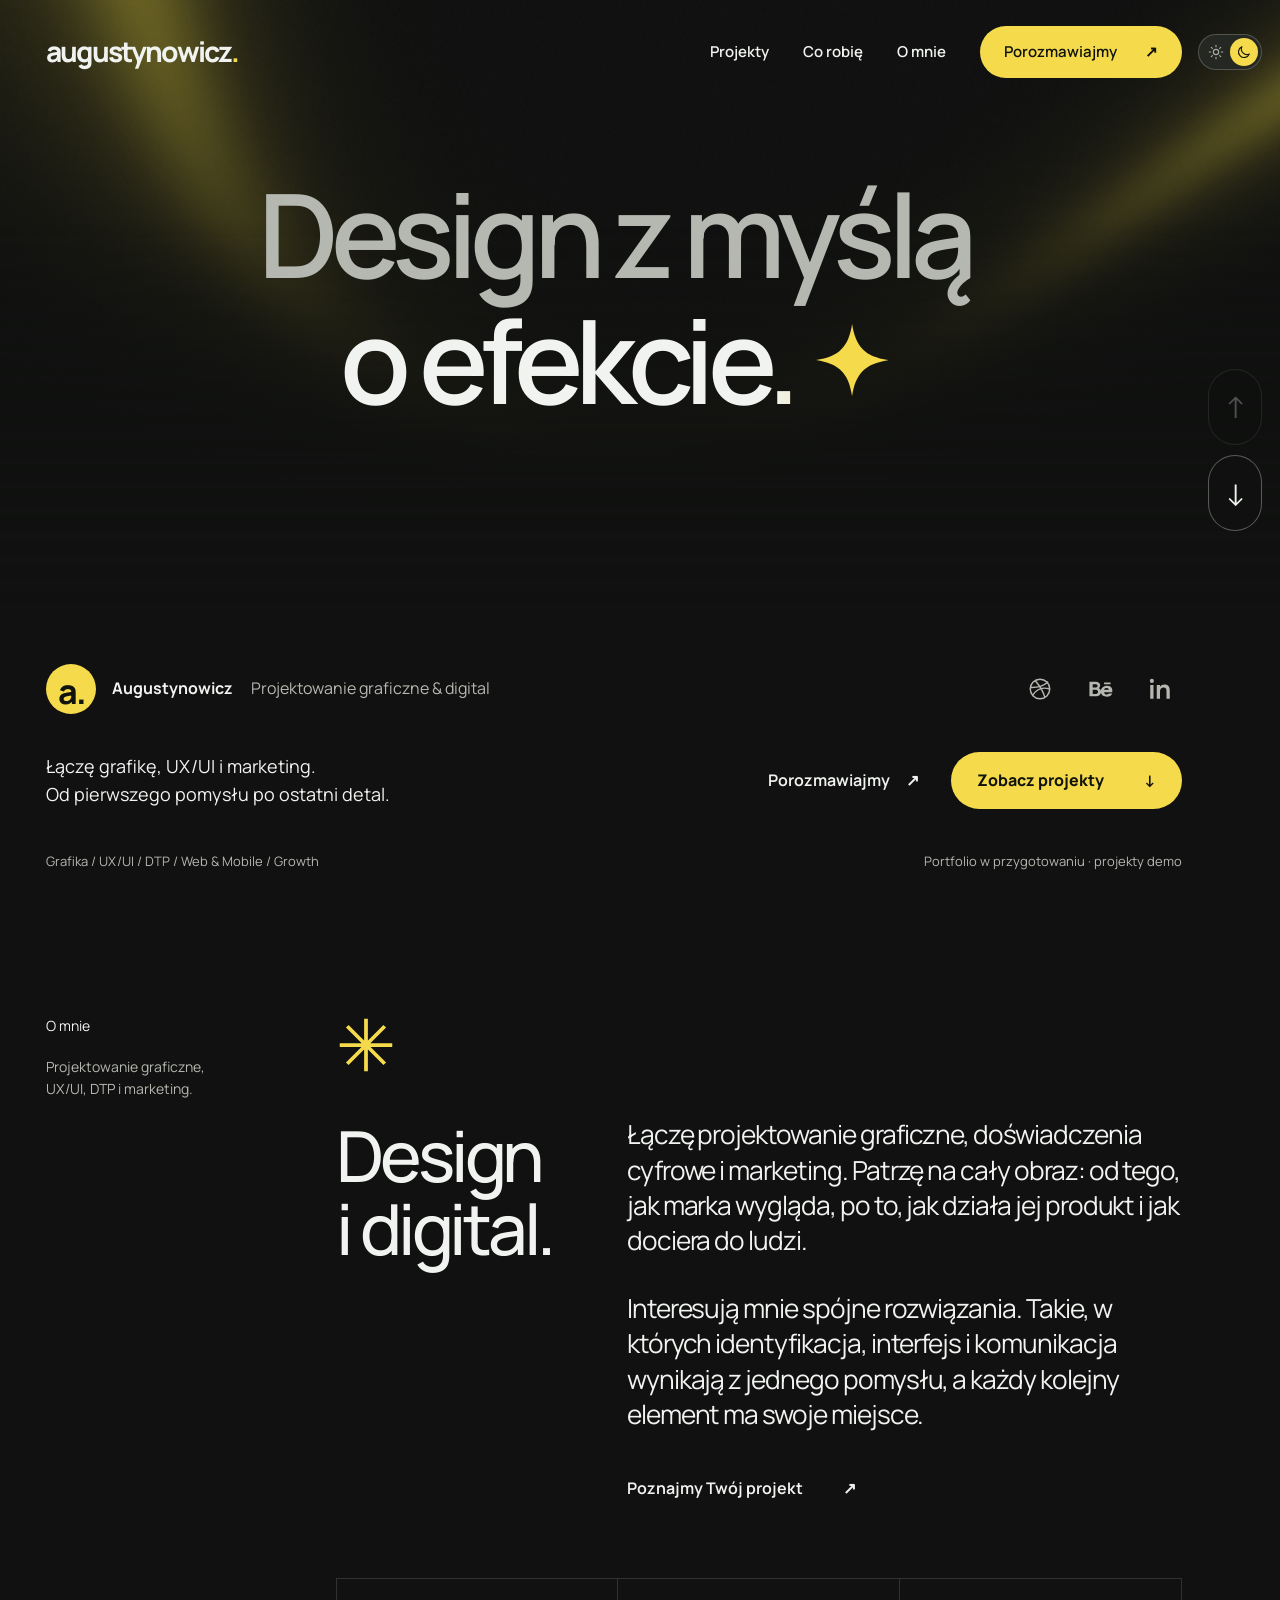
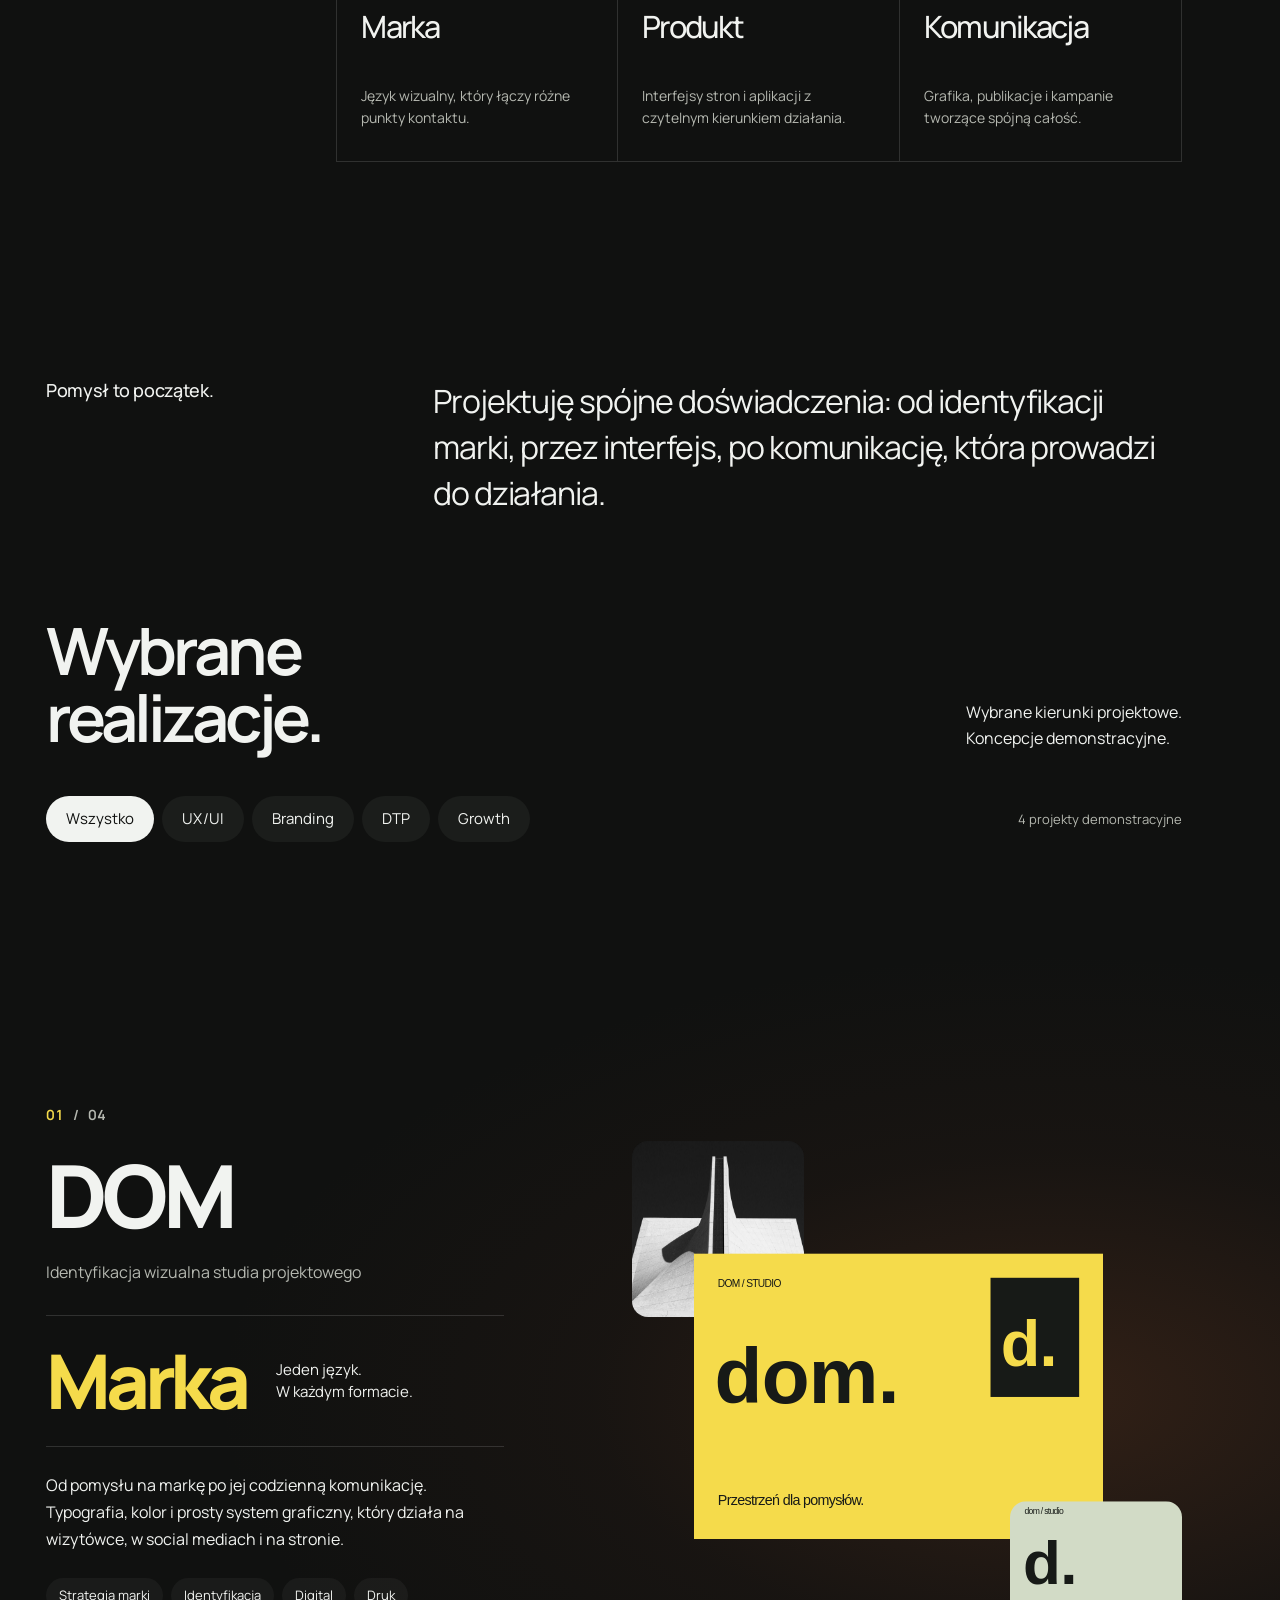
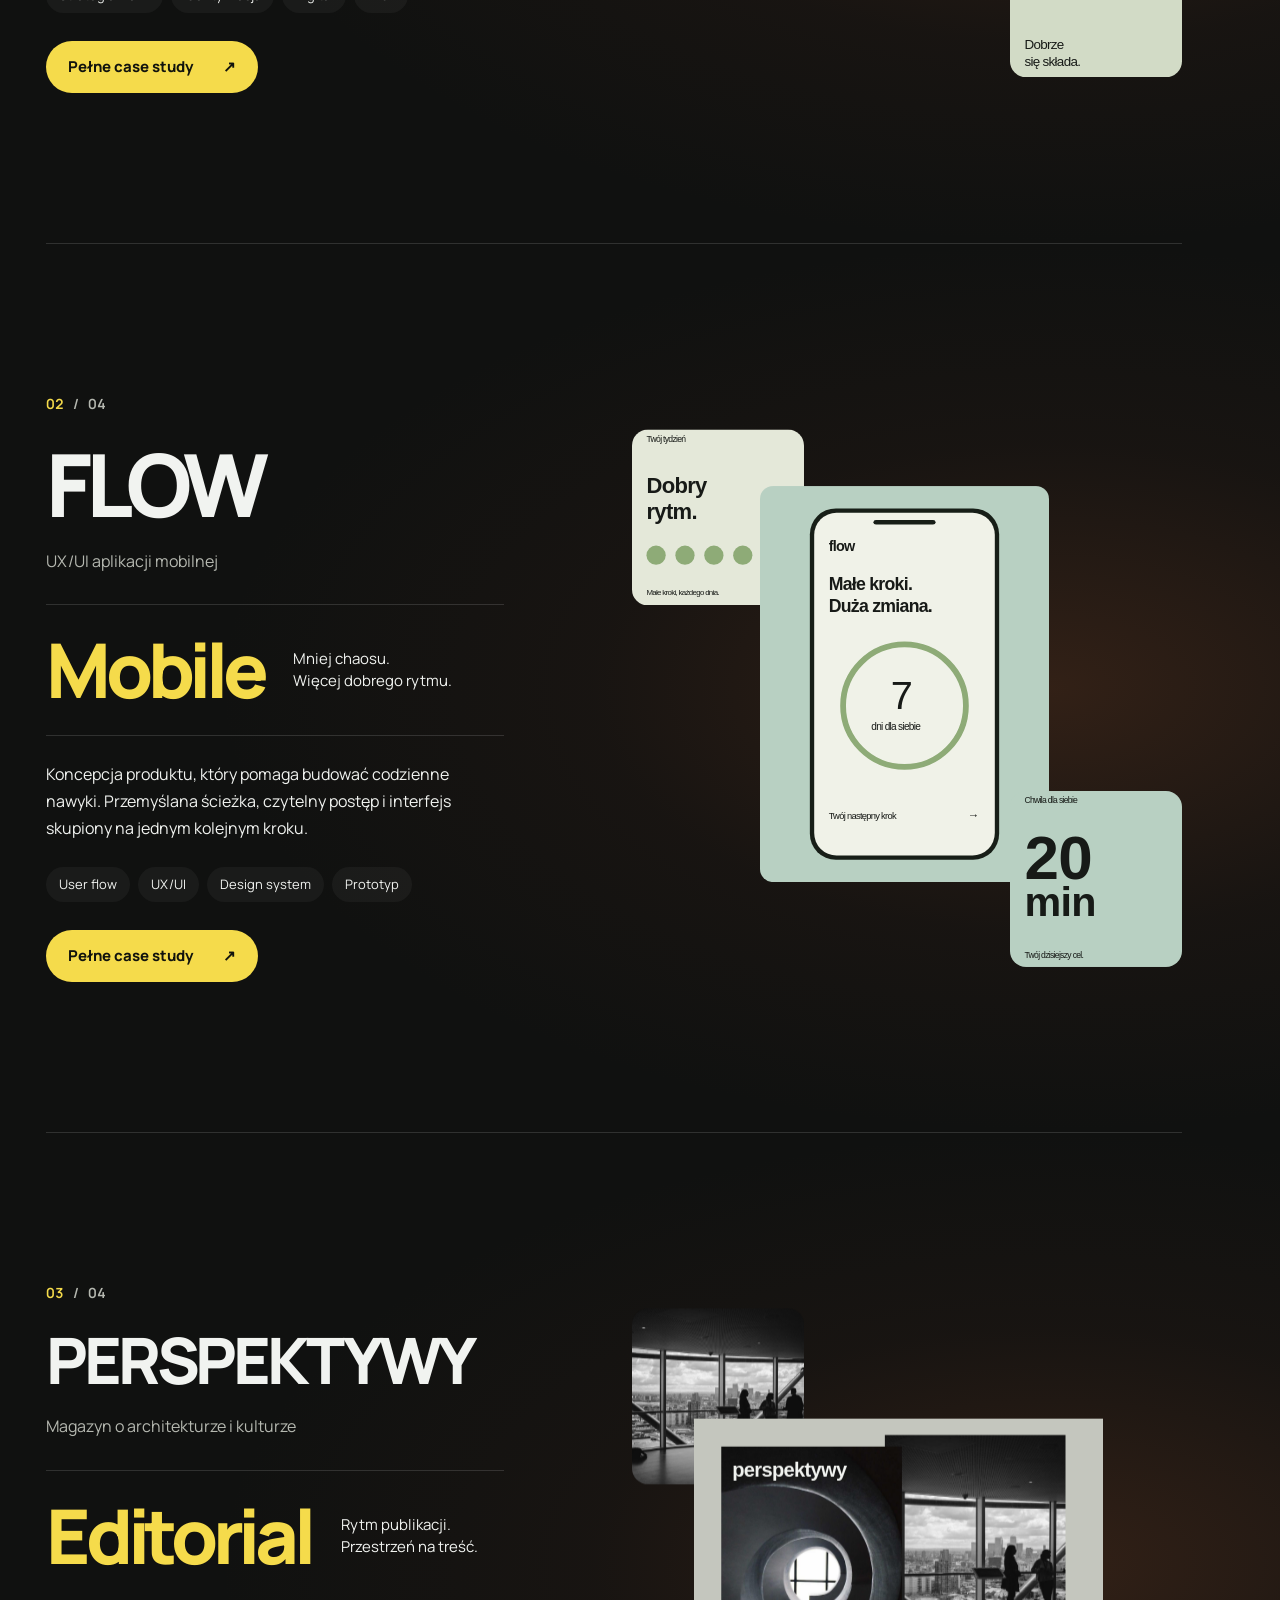
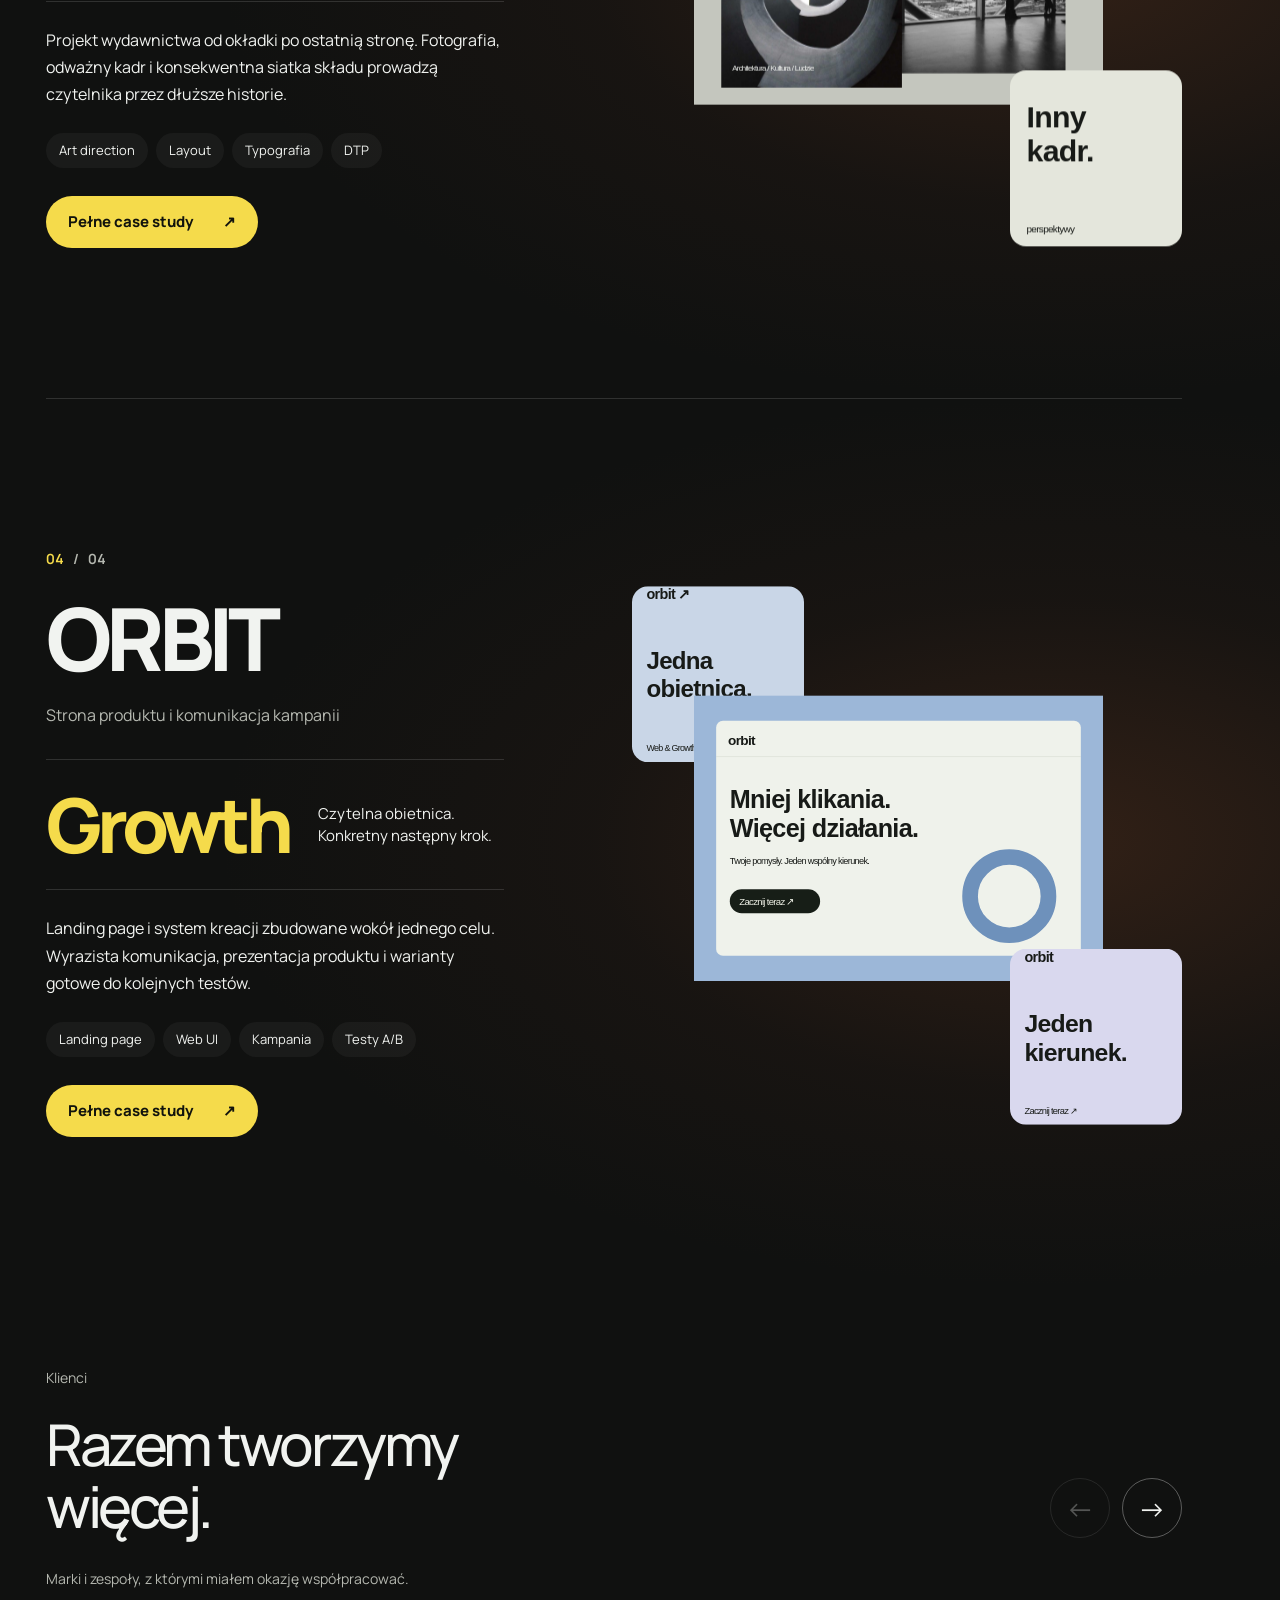
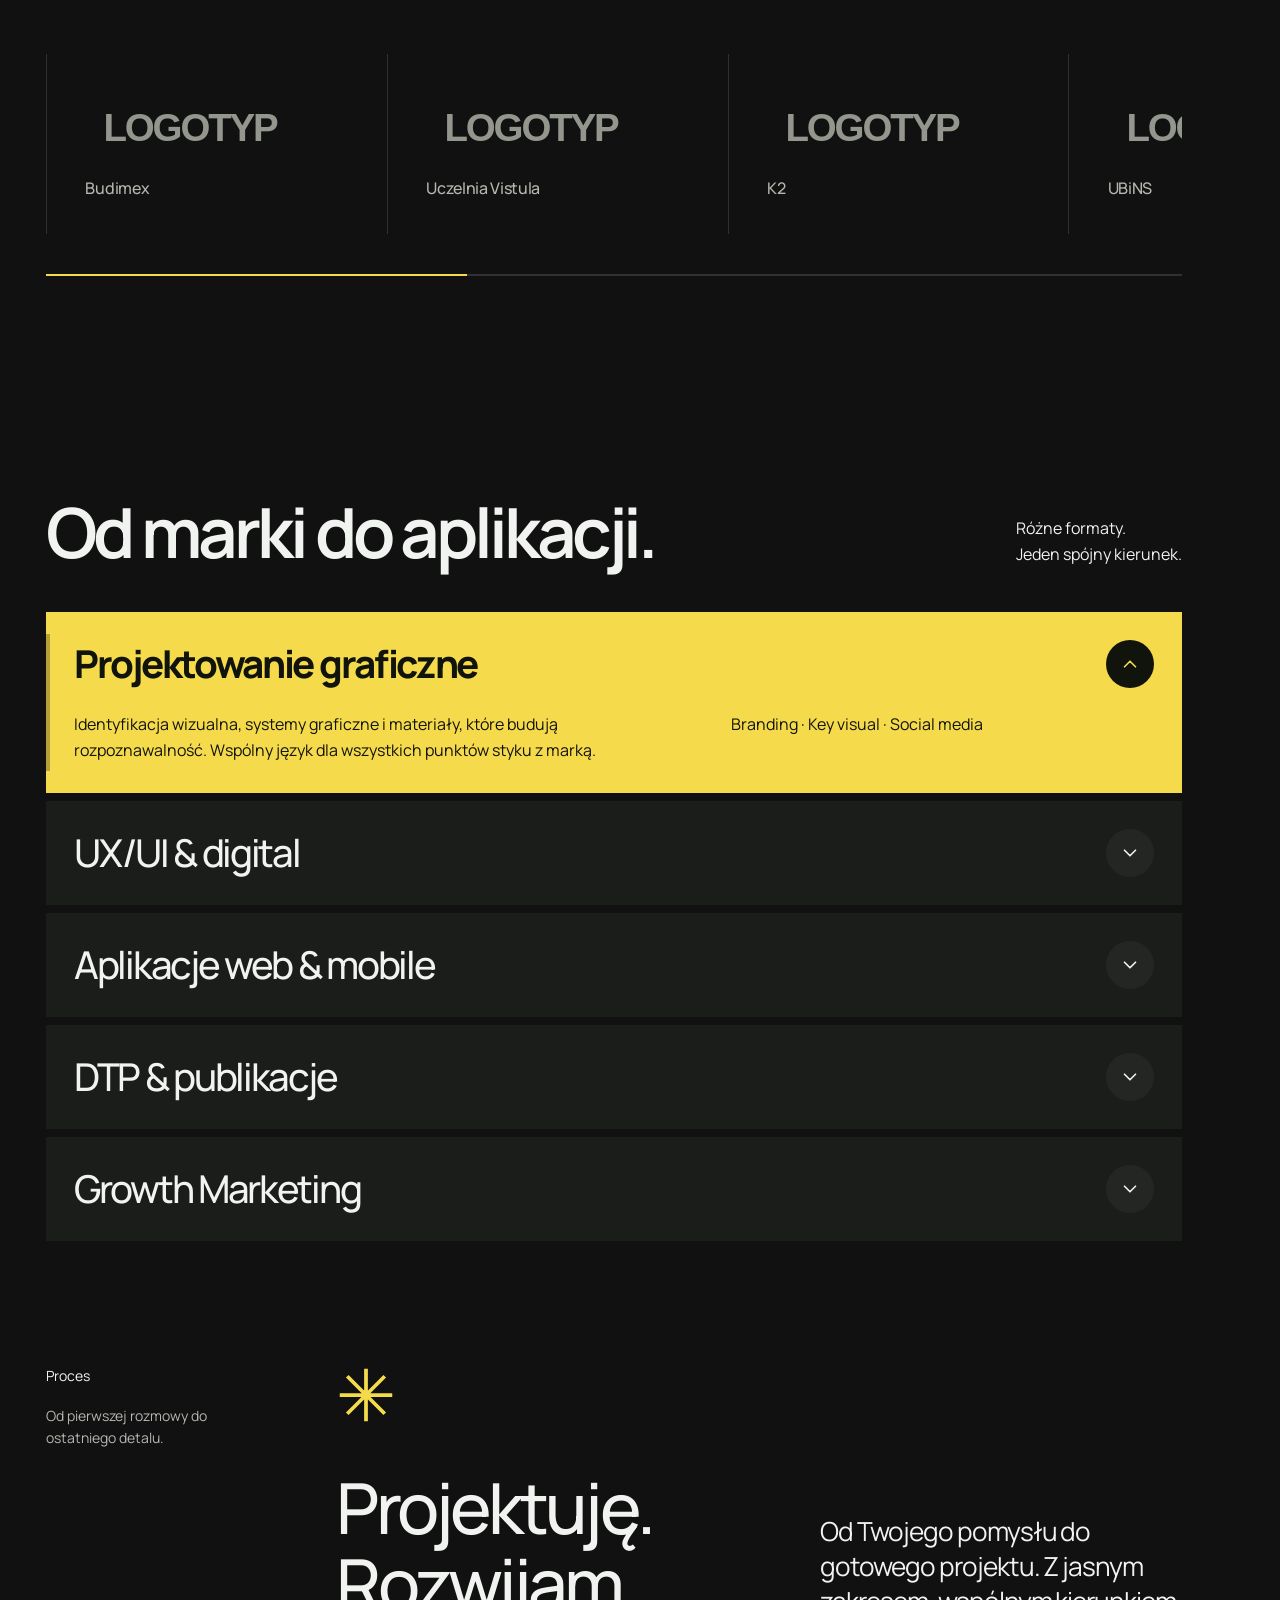
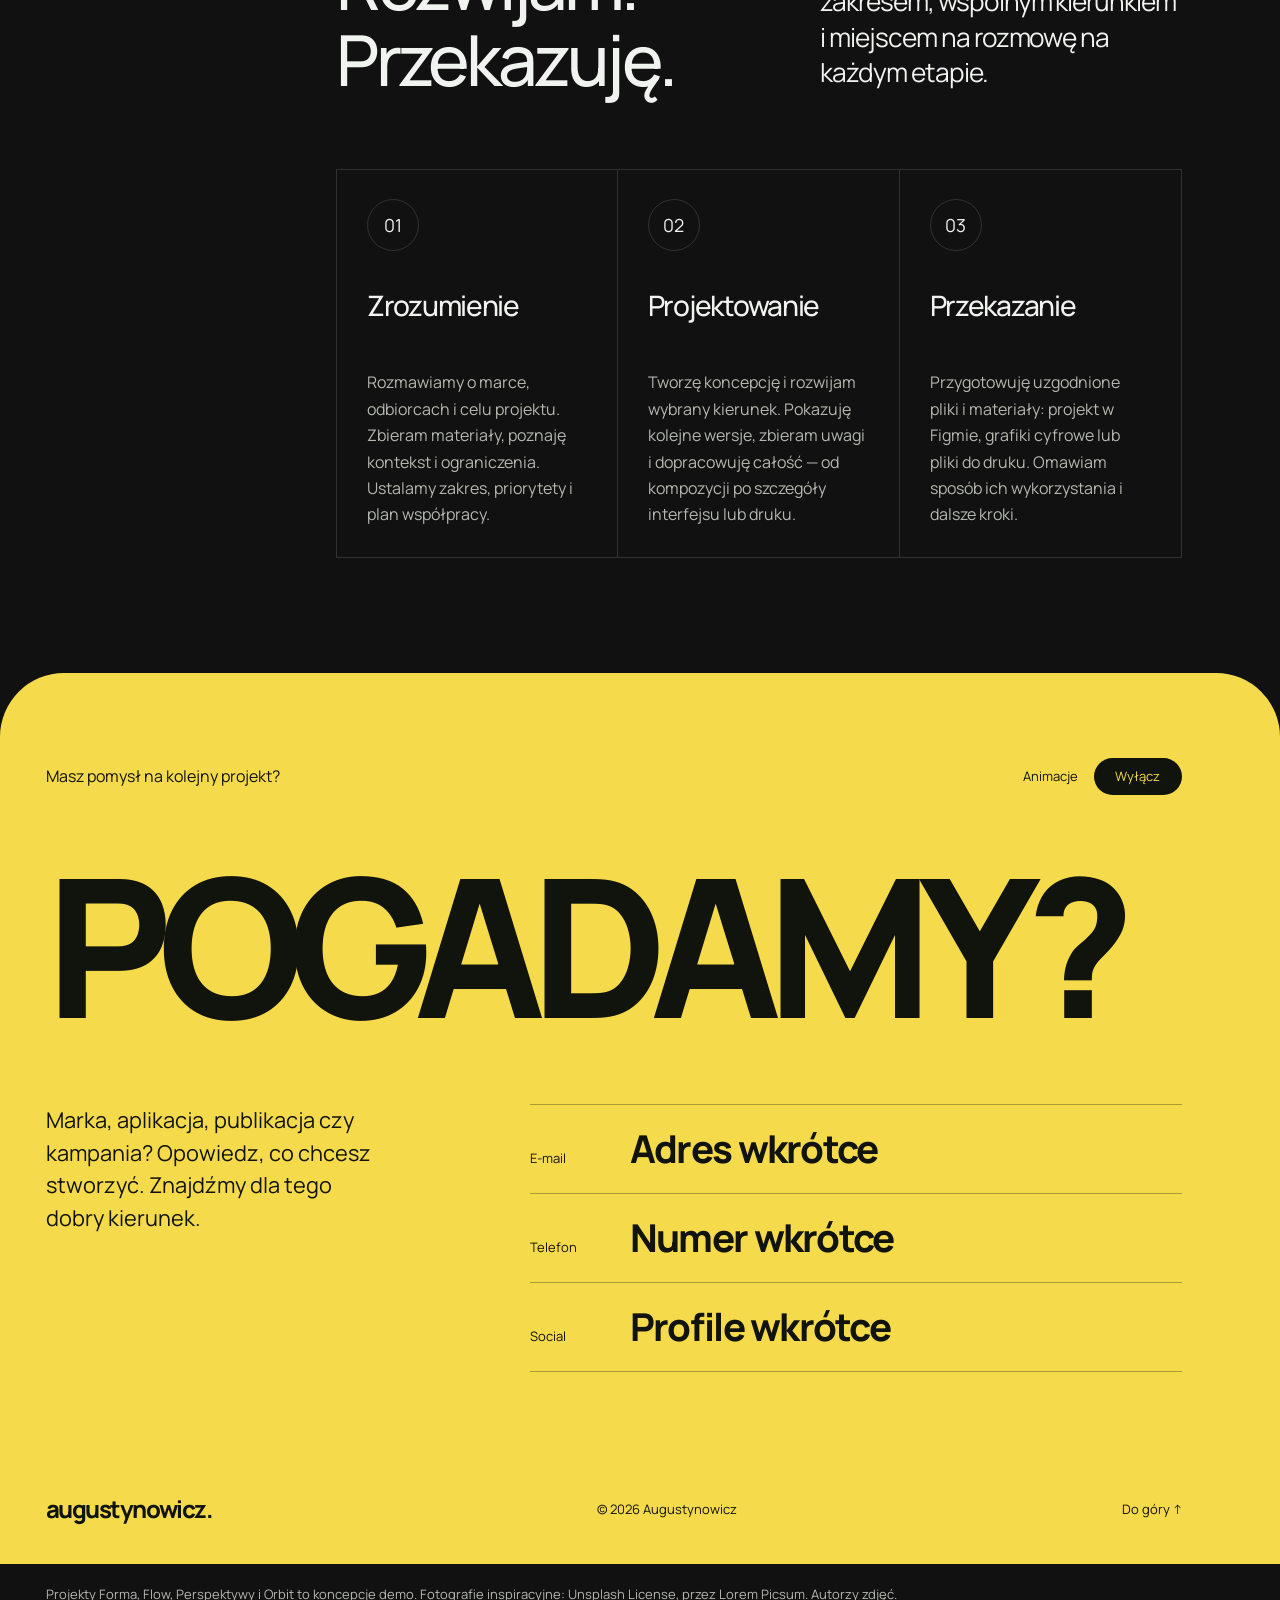
<file: index.html>
<!doctype html>
<html lang="pl">
  <head>
    <meta charset="utf-8" />
    <meta name="viewport" content="width=device-width, initial-scale=1" />
    <meta name="theme-color" content="#111211" />
    <meta
      name="description"
      content="Augustynowicz – projektowanie graficzne, UX/UI, aplikacje webowe i mobilne, DTP i Growth Marketing."
    />
    <title>Augustynowicz – Design & digital</title>
    <link rel="icon" href="assets/favicon.svg" type="image/svg+xml" />
    <link
      rel="preload"
      href="assets/fonts/manrope-variable.ttf"
      as="font"
      type="font/ttf"
      crossorigin
    />
    <script src="js/theme.js"></script>
    <link rel="stylesheet" href="css/styles.css" />
    <link rel="stylesheet" href="css/hero.css" />
    <link rel="stylesheet" href="css/layout.css" />
    <link rel="stylesheet" href="css/clients.css" />
    <link rel="stylesheet" href="css/editorial.css" />
    <link rel="stylesheet" href="css/process.css" />
    <link rel="stylesheet" href="css/header.css" />
    <script src="js/main.js" defer></script>
    <script src="js/clients.js" defer></script>
    <script src="js/hero.js" defer></script>
  </head>
  <body id="top">
    <a class="skip-link" href="#main">Przejdź do treści</a>
    <header class="header">
      <a
        class="wordmark"
        href="#top"
        aria-label="Augustynowicz – początek strony"
        >augustynowicz<span aria-hidden="true">.</span></a
      >
      <button
        class="menu-toggle"
        aria-expanded="false"
        aria-controls="navigation"
      >
        Menu <span aria-hidden="true">+</span>
      </button>
      <nav class="navigation" id="navigation" aria-label="Główna nawigacja">
        <a href="#projekty">Projekty</a>
        <a href="#specjalizacje">Co robię</a>
        <a href="#o-mnie">O mnie</a>
        <a class="nav-contact" href="#kontakt"
          >Porozmawiajmy <span aria-hidden="true">↗</span></a
        >
      </nav>
    </header>

    <button
      class="theme-toggle"
      type="button"
      role="switch"
      aria-checked="false"
      aria-label="Tryb jasny"
      title="Włącz tryb jasny"
    >
      <span class="theme-toggle-knob" aria-hidden="true"></span>
      <svg
        class="theme-sun"
        aria-hidden="true"
        viewBox="0 0 24 24"
        fill="none"
        stroke="currentColor"
        stroke-width="1.7"
        stroke-linecap="round"
      >
        <circle cx="12" cy="12" r="4" />
        <path
          d="M12 2v2m0 16v2M2 12h2m16 0h2M5 5l1.5 1.5m11 11L19 19M5 19l1.5-1.5m11-11L19 5"
        />
      </svg>
      <svg
        class="theme-moon"
        aria-hidden="true"
        viewBox="0 0 24 24"
        fill="none"
        stroke="currentColor"
        stroke-width="1.7"
        stroke-linecap="round"
        stroke-linejoin="round"
      >
        <path d="M20 15.2A8.5 8.5 0 0 1 8.8 4 8.5 8.5 0 1 0 20 15.2Z" />
      </svg>
    </button>
    <div class="cursor-light" aria-hidden="true"></div>
    <nav class="project-navigation" aria-label="Nawigacja po stronie" hidden>
      <button
        type="button"
        id="previous-project"
        aria-label="Poprzedni projekt"
        title="Poprzedni projekt"
        disabled
      >
        <span aria-hidden="true">↑</span>
      </button>
      <button
        type="button"
        id="next-project"
        aria-label="Następny projekt"
        title="Następny projekt"
        disabled
      >
        <span aria-hidden="true">↓</span>
      </button>
    </nav>
    <main id="main">
      <section class="hero" aria-labelledby="hero-title">
        <div class="hero-ambient" aria-hidden="true">
          <canvas id="hero-canvas"></canvas>
        </div>
        <div class="hero-content section-frame">
          <h1 id="hero-title" aria-label="Design z myślą o efekcie.">
            <span class="hero-line" aria-hidden="true">Design z myślą</span>
            <span class="hero-line hero-line-last" aria-hidden="true">
              <span class="hero-ink">o efekcie.</span>
              <svg class="hero-spark" viewBox="0 0 100 100" fill="currentColor">
                <path
                  d="M50 0C55 32 68 45 100 50C68 55 55 68 50 100C45 68 32 55 0 50C32 45 45 32 50 0Z"
                />
              </svg>
            </span>
          </h1>
          <div class="hero-meta">
            <div class="hero-signature">
              <span class="hero-monogram" aria-hidden="true">a.</span>
              <p>
                <strong>Augustynowicz</strong
                ><span>Projektowanie graficzne & digital</span>
              </p>
            </div>
            <ul class="hero-socials" aria-label="Profile twórcze">
              <li>
                <span
                  class="social-icon"
                  data-social="dribbble"
                  role="img"
                  aria-label="Dribbble"
                  title="Dribbble"
                  ><svg
                    aria-hidden="true"
                    viewBox="0 0 32 32"
                    fill="none"
                    stroke="currentColor"
                    stroke-width="1.8"
                  >
                    <circle cx="16" cy="16" r="12" />
                    <path
                      d="M10 5.6c6 7 10 13 12 21M4 14c9 .4 17-2.3 22-7M7 24c4-7 11-11 21-8"
                    /></svg
                ></span>
              </li>
              <li>
                <span
                  class="social-icon"
                  data-social="behance"
                  role="img"
                  aria-label="Behance"
                  title="Behance"
                  ><svg
                    aria-hidden="true"
                    viewBox="0 0 32 32"
                    fill="currentColor"
                  >
                    <path
                      d="M3 7h8c5 0 7 5 3.5 8 4.8 2.2 3.1 10-2.7 10H3V7Zm4 3v4h4c2.7 0 2.7-4 0-4H7Zm0 7v5h4c3.5 0 3.5-5 0-5H7Zm14-9h8v2h-8V8Zm4 4c5 0 7 4 6 8H21c.4 3 4.3 3.8 6 1.5h4c-2 6-14 5-14-2.5 0-4 3-7 8-7Zm-4 5h6c-.4-3-5.6-3-6 0Z"
                    /></svg
                ></span>
              </li>
              <li>
                <span
                  class="social-icon"
                  data-social="linkedin"
                  role="img"
                  aria-label="LinkedIn"
                  title="LinkedIn"
                  ><svg
                    aria-hidden="true"
                    viewBox="0 0 32 32"
                    fill="currentColor"
                  >
                    <circle cx="6" cy="6" r="2.5" />
                    <path
                      d="M4 11h4v17H4V11Zm8 0h4v2.3c1.4-1.9 3-2.8 5.6-2.8 4.3 0 6.4 2.6 6.4 7.1V28h-4V18.4c0-2.8-.9-4.4-3.4-4.4-2.7 0-4.6 1.9-4.6 5V28h-4V11Z"
                    /></svg
                ></span>
              </li>
            </ul>
          </div>
          <div class="hero-bottom">
            <p>
              Łączę grafikę, UX/UI i marketing.<br />Od pierwszego pomysłu po
              ostatni detal.
            </p>
            <div class="hero-actions">
              <a class="text-link" href="#kontakt"
                >Porozmawiajmy <span aria-hidden="true">↗</span></a
              >
              <a class="button" href="#projekty"
                >Zobacz projekty <span aria-hidden="true">↓</span></a
              >
            </div>
          </div>
          <div class="hero-caption">
            <p>Grafika / UX/UI / DTP / Web & Mobile / Growth</p>
            <span>Portfolio w przygotowaniu · projekty demo</span>
          </div>
        </div>
      </section>
      <section
        class="about-editorial section-frame"
        id="o-mnie"
        aria-labelledby="about-title"
      >
        <aside class="about-aside">
          <p>O mnie</p>
          <p>Projektowanie graficzne, UX/UI, DTP i marketing.</p>
        </aside>
        <div class="about-display">
          <svg
            class="about-symbol"
            viewBox="0 0 80 80"
            fill="none"
            aria-hidden="true"
          >
            <path
              d="M40 5V75M5 40H75M15 15L65 65M15 65L65 15"
              stroke="currentColor"
              stroke-width="5"
            />
          </svg>
          <h2 id="about-title">Design<br />i digital.</h2>
        </div>
        <div class="about-narrative">
          <p>
            Łączę projektowanie graficzne, doświadczenia cyfrowe i marketing.
            Patrzę na cały obraz: od tego, jak marka wygląda, po to, jak działa
            jej produkt i jak dociera do ludzi.
          </p>
          <p>
            Interesują mnie spójne rozwiązania. Takie, w których identyfikacja,
            interfejs i komunikacja wynikają z jednego pomysłu, a każdy kolejny
            element ma swoje miejsce.
          </p>
          <a class="text-link" href="#kontakt"
            >Poznajmy Twój projekt <span aria-hidden="true">↗</span></a
          >
        </div>
        <div class="about-areas">
          <article>
            <h3>Marka</h3>
            <p>Język wizualny, który łączy różne punkty kontaktu.</p>
          </article>
          <article>
            <h3>Produkt</h3>
            <p>
              Interfejsy stron i aplikacji z czytelnym kierunkiem działania.
            </p>
          </article>
          <article>
            <h3>Komunikacja</h3>
            <p>Grafika, publikacje i kampanie tworzące spójną całość.</p>
          </article>
        </div>
      </section>
      <section class="work" id="projekty" aria-labelledby="work-title">
        <div class="work-intro" id="pomysl">
          <div class="intro-inner section-frame">
            <p id="intro-title" class="intro-title">Pomysł to początek.</p>
            <p class="intro-statement">
              Projektuję spójne doświadczenia: od identyfikacji marki, przez
              interfejs, po komunikację, która prowadzi do działania.
            </p>
          </div>
          <div class="work-header section-frame">
            <div class="section-heading">
              <h2 id="work-title">Wybrane<br />realizacje.</h2>
              <p>Wybrane kierunki projektowe.<br />Koncepcje demonstracyjne.</p>
            </div>
            <div class="work-toolbar">
              <div class="filters" role="group" aria-label="Filtruj projekty">
                <button
                  class="filter is-active"
                  data-filter="all"
                  aria-pressed="true"
                >
                  Wszystko</button
                ><button class="filter" data-filter="ux" aria-pressed="false">
                  UX/UI</button
                ><button
                  class="filter"
                  data-filter="branding"
                  aria-pressed="false"
                >
                  Branding</button
                ><button class="filter" data-filter="dtp" aria-pressed="false">
                  DTP</button
                ><button
                  class="filter"
                  data-filter="growth"
                  aria-pressed="false"
                >
                  Growth
                </button>
              </div>
              <p class="gallery-status" id="filter-status" aria-live="polite">
                4 projekty demonstracyjne
              </p>
            </div>
          </div>
        </div>
        <div class="case-list">
          <article
            class="case-study case-forma"
            data-category="branding"
            id="projekt-forma"
            aria-labelledby="title-forma"
          >
            <div class="case-inner section-frame">
              <div class="case-copy">
                <!-- prettier-ignore -->
                <p class="project-number" aria-label="Projekt 1 z 4">
                  <span data-project-index>01</span> <!-- taste-skill-ignore: user-requested project counter -->
                  <span aria-hidden="true">/</span>
                  <span data-project-total>04</span> <!-- taste-skill-ignore: user-requested project counter -->
                </p>
                <h3 id="title-forma" tabindex="-1">Dom</h3>
                <p class="case-subtitle">
                  Identyfikacja wizualna studia projektowego
                </p>
                <div class="case-feature">
                  <strong>Marka</strong>
                  <p>Jeden język.<br />W każdym formacie.</p>
                </div>
                <p class="case-description">
                  Od pomysłu na markę po jej codzienną komunikację. Typografia,
                  kolor i prosty system graficzny, który działa na wizytówce, w
                  social mediach i na stronie.
                </p>
                <ul class="case-tags" aria-label="Zakres projektu">
                  <li>Strategia marki</li>
                  <li>Identyfikacja</li>
                  <li>Digital</li>
                  <li>Druk</li>
                </ul>
                <a
                  class="button case-study-link"
                  href="projekty/dom.html"
                  aria-label="Pełne case study: Dom"
                  >Pełne case study <span aria-hidden="true">↗</span></a
                >
              </div>
              <div
                class="case-media media-triptych"
                aria-label="Trzy niezależne materiały projektu Dom"
              >
                <div class="case-fragment fragment-top" data-parallax="0.55">
                  <img
                    src="assets/images/architecture.jpg"
                    alt="Dom: materiał uzupełniający"
                    width="500"
                    height="600"
                    loading="lazy"
                    decoding="async"
                    draggable="false"
                  />
                </div>
                <div class="case-main" data-parallax="-0.25">
                  <img
                    src="assets/projects/dom-main.svg"
                    alt="Dom: główna prezentacja"
                    width="1200"
                    height="840"
                    loading="lazy"
                    decoding="async"
                    draggable="false"
                  />
                </div>
                <div class="case-fragment fragment-bottom" data-parallax="0.85">
                  <img
                    src="assets/projects/dom-detail.svg"
                    alt="Dom: detal projektu"
                    width="500"
                    height="600"
                    loading="lazy"
                    decoding="async"
                    draggable="false"
                  />
                </div>
              </div>
            </div>
          </article>
          <article
            class="case-study case-flow"
            data-category="ux"
            id="projekt-flow"
            aria-labelledby="title-flow"
          >
            <div class="case-inner section-frame">
              <div class="case-copy">
                <!-- prettier-ignore -->
                <p class="project-number" aria-label="Projekt 2 z 4">
                  <span data-project-index>02</span> <!-- taste-skill-ignore: user-requested project counter -->
                  <span aria-hidden="true">/</span>
                  <span data-project-total>04</span> <!-- taste-skill-ignore: user-requested project counter -->
                </p>
                <h3 id="title-flow" tabindex="-1">Flow</h3>
                <p class="case-subtitle">UX/UI aplikacji mobilnej</p>
                <div class="case-feature">
                  <strong>Mobile</strong>
                  <p>Mniej chaosu.<br />Więcej dobrego rytmu.</p>
                </div>
                <p class="case-description">
                  Koncepcja produktu, który pomaga budować codzienne nawyki.
                  Przemyślana ścieżka, czytelny postęp i interfejs skupiony na
                  jednym kolejnym kroku.
                </p>
                <ul class="case-tags" aria-label="Zakres projektu">
                  <li>User flow</li>
                  <li>UX/UI</li>
                  <li>Design system</li>
                  <li>Prototyp</li>
                </ul>
                <a
                  class="button case-study-link"
                  href="projekty/flow.html"
                  aria-label="Pełne case study: Flow"
                  >Pełne case study <span aria-hidden="true">↗</span></a
                >
              </div>
              <div
                class="case-media media-triptych"
                aria-label="Trzy niezależne materiały projektu Flow"
              >
                <div class="case-fragment fragment-top" data-parallax="0.55">
                  <img
                    src="assets/projects/flow-week.svg"
                    alt="Flow: materiał uzupełniający"
                    width="500"
                    height="600"
                    loading="lazy"
                    decoding="async"
                    draggable="false"
                  />
                </div>
                <div class="case-main" data-parallax="-0.25">
                  <img
                    src="assets/projects/flow-main.svg"
                    alt="Flow: główna prezentacja"
                    width="800"
                    height="1100"
                    loading="lazy"
                    decoding="async"
                    draggable="false"
                  />
                </div>
                <div class="case-fragment fragment-bottom" data-parallax="0.85">
                  <img
                    src="assets/projects/flow-focus.svg"
                    alt="Flow: detal projektu"
                    width="500"
                    height="600"
                    loading="lazy"
                    decoding="async"
                    draggable="false"
                  />
                </div>
              </div>
            </div>
          </article>
          <article
            class="case-study case-perspektywy"
            data-category="dtp"
            id="projekt-perspektywy"
            aria-labelledby="title-perspektywy"
          >
            <div class="case-inner section-frame">
              <div class="case-copy">
                <!-- prettier-ignore -->
                <p class="project-number" aria-label="Projekt 3 z 4">
                  <span data-project-index>03</span> <!-- taste-skill-ignore: user-requested project counter -->
                  <span aria-hidden="true">/</span>
                  <span data-project-total>04</span> <!-- taste-skill-ignore: user-requested project counter -->
                </p>
                <h3 id="title-perspektywy" tabindex="-1">Perspektywy</h3>
                <p class="case-subtitle">Magazyn o architekturze i kulturze</p>
                <div class="case-feature">
                  <strong>Editorial</strong>
                  <p>Rytm publikacji.<br />Przestrzeń na treść.</p>
                </div>
                <p class="case-description">
                  Projekt wydawnictwa od okładki po ostatnią stronę. Fotografia,
                  odważny kadr i konsekwentna siatka składu prowadzą czytelnika
                  przez dłuższe historie.
                </p>
                <ul class="case-tags" aria-label="Zakres projektu">
                  <li>Art direction</li>
                  <li>Layout</li>
                  <li>Typografia</li>
                  <li>DTP</li>
                </ul>
                <a
                  class="button case-study-link"
                  href="projekty/perspektywy.html"
                  aria-label="Pełne case study: Perspektywy"
                  >Pełne case study <span aria-hidden="true">↗</span></a
                >
              </div>
              <div
                class="case-media media-triptych"
                aria-label="Trzy niezależne materiały projektu Perspektywy"
              >
                <div class="case-fragment fragment-top" data-parallax="0.55">
                  <img
                    src="assets/images/windows.jpg"
                    alt="Perspektywy: materiał uzupełniający"
                    width="500"
                    height="600"
                    loading="lazy"
                    decoding="async"
                    draggable="false"
                  />
                </div>
                <div class="case-main" data-parallax="-0.25">
                  <img
                    src="assets/projects/perspektywy-main.svg"
                    alt="Perspektywy: główna prezentacja"
                    width="1200"
                    height="840"
                    loading="lazy"
                    decoding="async"
                    draggable="false"
                  />
                </div>
                <div class="case-fragment fragment-bottom" data-parallax="0.85">
                  <img
                    src="assets/projects/perspektywy-detail.svg"
                    alt="Perspektywy: detal projektu"
                    width="500"
                    height="600"
                    loading="lazy"
                    decoding="async"
                    draggable="false"
                  />
                </div>
              </div>
            </div>
          </article>
          <article
            class="case-study case-orbit"
            data-category="growth ux"
            id="projekt-orbit"
            aria-labelledby="title-orbit"
          >
            <div class="case-inner section-frame">
              <div class="case-copy">
                <!-- prettier-ignore -->
                <p class="project-number" aria-label="Projekt 4 z 4">
                  <span data-project-index>04</span> <!-- taste-skill-ignore: user-requested project counter -->
                  <span aria-hidden="true">/</span>
                  <span data-project-total>04</span> <!-- taste-skill-ignore: user-requested project counter -->
                </p>
                <h3 id="title-orbit" tabindex="-1">Orbit</h3>
                <p class="case-subtitle">
                  Strona produktu i komunikacja kampanii
                </p>
                <div class="case-feature">
                  <strong>Growth</strong>
                  <p>Czytelna obietnica.<br />Konkretny następny krok.</p>
                </div>
                <p class="case-description">
                  Landing page i system kreacji zbudowane wokół jednego celu.
                  Wyrazista komunikacja, prezentacja produktu i warianty gotowe
                  do kolejnych testów.
                </p>
                <ul class="case-tags" aria-label="Zakres projektu">
                  <li>Landing page</li>
                  <li>Web UI</li>
                  <li>Kampania</li>
                  <li>Testy A/B</li>
                </ul>
                <a
                  class="button case-study-link"
                  href="projekty/orbit.html"
                  aria-label="Pełne case study: Orbit"
                  >Pełne case study <span aria-hidden="true">↗</span></a
                >
              </div>
              <div
                class="case-media media-triptych"
                aria-label="Trzy niezależne materiały projektu Orbit"
              >
                <div class="case-fragment fragment-top" data-parallax="0.55">
                  <img
                    src="assets/projects/orbit-detail.svg"
                    alt="Orbit: materiał uzupełniający"
                    width="500"
                    height="600"
                    loading="lazy"
                    decoding="async"
                    draggable="false"
                  />
                </div>
                <div class="case-main" data-parallax="-0.25">
                  <img
                    src="assets/projects/orbit-main.svg"
                    alt="Orbit: główna prezentacja"
                    width="1200"
                    height="840"
                    loading="lazy"
                    decoding="async"
                    draggable="false"
                  />
                </div>
                <div class="case-fragment fragment-bottom" data-parallax="0.85">
                  <img
                    src="assets/projects/orbit-mobile.svg"
                    alt="Orbit: detal projektu"
                    width="500"
                    height="600"
                    loading="lazy"
                    decoding="async"
                    draggable="false"
                  />
                </div>
              </div>
            </div>
          </article>
        </div>
      </section>
      <section
        class="clients section-frame"
        id="klienci"
        aria-labelledby="clients-title"
      >
        <div class="clients-heading">
          <div>
            <p class="clients-label">Klienci</p>
            <h2 id="clients-title">Razem tworzymy<br />więcej.</h2>
          </div>
          <div class="clients-navigation" hidden>
            <button
              type="button"
              class="clients-arrow"
              data-clients-previous
              aria-label="Poprzedni klienci"
              aria-controls="clients-track"
              disabled
            >
              <span aria-hidden="true">←</span>
            </button>
            <button
              type="button"
              class="clients-arrow"
              data-clients-next
              aria-label="Kolejni klienci"
              aria-controls="clients-track"
            >
              <span aria-hidden="true">→</span>
            </button>
          </div>
        </div>
        <p class="clients-note" id="clients-note">
          Marki i zespoły, z którymi miałem okazję współpracować.
        </p>
        <!-- Names supplied by the portfolio owner. Replace text with supplied logos when available. -->
        <div
          class="clients-track"
          id="clients-track"
          role="region"
          aria-label="Lista klientów"
          aria-describedby="clients-note"
          tabindex="0"
        >
          <ul class="clients-list">
            <li class="client-card">
              <img
                class="client-logo"
                src="assets/clients/logo-placeholder.svg"
                alt="Tymczasowe miejsce na logotyp: Budimex"
                width="480"
                height="160"
                loading="lazy"
                draggable="false"
              />
              <h3 class="client-name">Budimex</h3>
            </li>
            <li class="client-card">
              <img
                class="client-logo"
                src="assets/clients/logo-placeholder.svg"
                alt="Tymczasowe miejsce na logotyp: Uczelnia Vistula"
                width="480"
                height="160"
                loading="lazy"
                draggable="false"
              />
              <h3 class="client-name">Uczelnia Vistula</h3>
            </li>
            <li class="client-card">
              <img
                class="client-logo"
                src="assets/clients/logo-placeholder.svg"
                alt="Tymczasowe miejsce na logotyp: K2"
                width="480"
                height="160"
                loading="lazy"
                draggable="false"
              />
              <h3 class="client-name">K2</h3>
            </li>
            <li class="client-card">
              <img
                class="client-logo"
                src="assets/clients/logo-placeholder.svg"
                alt="Tymczasowe miejsce na logotyp: UBiNS"
                width="480"
                height="160"
                loading="lazy"
                draggable="false"
              />
              <h3 class="client-name">UBiNS</h3>
            </li>
            <li class="client-card">
              <img
                class="client-logo"
                src="assets/clients/logo-placeholder.svg"
                alt="Tymczasowe miejsce na logotyp: AMH"
                width="480"
                height="160"
                loading="lazy"
                draggable="false"
              />
              <h3 class="client-name">AMH</h3>
            </li>
            <li class="client-card">
              <img
                class="client-logo"
                src="assets/clients/logo-placeholder.svg"
                alt="Tymczasowe miejsce na logotyp: Tears of Joy"
                width="480"
                height="160"
                loading="lazy"
                draggable="false"
              />
              <h3 class="client-name">Tears of Joy</h3>
            </li>
            <li class="client-card">
              <img
                class="client-logo"
                src="assets/clients/logo-placeholder.svg"
                alt="Tymczasowe miejsce na logotyp: Veni Vidi Vidi"
                width="480"
                height="160"
                loading="lazy"
                draggable="false"
              />
              <h3 class="client-name">Veni Vidi Vidi</h3>
            </li>
            <li class="client-card">
              <img
                class="client-logo"
                src="assets/clients/logo-placeholder.svg"
                alt="Tymczasowe miejsce na logotyp: BSA"
                width="480"
                height="160"
                loading="lazy"
                draggable="false"
              />
              <h3 class="client-name">BSA</h3>
            </li>
            <li class="client-card">
              <img
                class="client-logo"
                src="assets/clients/logo-placeholder.svg"
                alt="Tymczasowe miejsce na logotyp: Apolloweb"
                width="480"
                height="160"
                loading="lazy"
                draggable="false"
              />
              <h3 class="client-name">Apolloweb</h3>
            </li>
          </ul>
        </div>
        <div class="clients-progress" aria-hidden="true"><span></span></div>
      </section>
      <section
        class="services section-frame"
        id="specjalizacje"
        aria-labelledby="services-title"
      >
        <div class="section-heading">
          <h2 id="services-title">Od marki do aplikacji.</h2>
          <p>Różne formaty.<br />Jeden spójny kierunek.</p>
        </div>
        <div class="service-list">
          <details name="specializations" open>
            <summary>
              <h3 data-title="Projektowanie graficzne">
                <span>Projektowanie graficzne</span>
              </h3>
              <span aria-hidden="true"
                ><svg
                  viewBox="0 0 24 24"
                  fill="none"
                  stroke="currentColor"
                  stroke-width="1.8"
                  stroke-linecap="round"
                  stroke-linejoin="round"
                >
                  <path d="m6 9 6 6 6-6" /></svg
              ></span>
            </summary>
            <div class="service-body">
              <div class="service-detail">
                <p>
                  Identyfikacja wizualna, systemy graficzne i materiały, które
                  budują rozpoznawalność. Wspólny język dla wszystkich punktów
                  styku z marką.
                </p>
                <p>Branding · Key visual · Social media</p>
              </div>
            </div>
          </details>
          <details name="specializations">
            <summary>
              <h3 data-title="UX/UI & digital"><span>UX/UI & digital</span></h3>
              <span aria-hidden="true"
                ><svg
                  viewBox="0 0 24 24"
                  fill="none"
                  stroke="currentColor"
                  stroke-width="1.8"
                  stroke-linecap="round"
                  stroke-linejoin="round"
                >
                  <path d="m6 9 6 6 6-6" /></svg
              ></span>
            </summary>
            <div class="service-body">
              <div class="service-detail">
                <p>
                  Architektura informacji, ścieżki użytkownika, makiety i gotowe
                  interfejsy. Projektowanie stron, platform i produktów
                  cyfrowych z uwagą na użyteczność.
                </p>
                <p>Research · Prototypy · Design system</p>
              </div>
            </div>
          </details>
          <details name="specializations">
            <summary>
              <h3 data-title="Aplikacje web & mobile">
                <span>Aplikacje web & mobile</span>
              </h3>
              <span aria-hidden="true"
                ><svg
                  viewBox="0 0 24 24"
                  fill="none"
                  stroke="currentColor"
                  stroke-width="1.8"
                  stroke-linecap="round"
                  stroke-linejoin="round"
                >
                  <path d="m6 9 6 6 6-6" /></svg
              ></span>
            </summary>
            <div class="service-body">
              <div class="service-detail">
                <p>
                  Doświadczenia dopasowane do ekranu i kontekstu. Od pierwszego
                  onboardingu po codzienne zadania, z kompletem stanów i widoków
                  dla zespołu developerskiego.
                </p>
                <p>Web app · iOS & Android · Handoff</p>
              </div>
            </div>
          </details>
          <details name="specializations">
            <summary>
              <h3 data-title="DTP & publikacje">
                <span>DTP & publikacje</span>
              </h3>
              <span aria-hidden="true"
                ><svg
                  viewBox="0 0 24 24"
                  fill="none"
                  stroke="currentColor"
                  stroke-width="1.8"
                  stroke-linecap="round"
                  stroke-linejoin="round"
                >
                  <path d="m6 9 6 6 6-6" /></svg
              ></span>
            </summary>
            <div class="service-body">
              <div class="service-detail">
                <p>
                  Skład katalogów, magazynów, raportów i materiałów reklamowych.
                  Typografia, hierarchia informacji i przygotowanie plików do
                  produkcji.
                </p>
                <p>Editorial · Katalogi · Przygotowanie do druku</p>
              </div>
            </div>
          </details>
          <details name="specializations">
            <summary>
              <h3 data-title="Growth Marketing">
                <span>Growth Marketing</span>
              </h3>
              <span aria-hidden="true"
                ><svg
                  viewBox="0 0 24 24"
                  fill="none"
                  stroke="currentColor"
                  stroke-width="1.8"
                  stroke-linecap="round"
                  stroke-linejoin="round"
                >
                  <path d="m6 9 6 6 6-6" /></svg
              ></span>
            </summary>
            <div class="service-body">
              <div class="service-detail">
                <p>
                  Projektowanie kreacji i landing pages wokół konkretnego celu.
                  Warianty do testów, komunikacja kampanii i kolejne iteracje
                  oparte na danych.
                </p>
                <p>Landing pages · Kreacje reklamowe · Testy A/B</p>
              </div>
            </div>
          </details>
        </div>
      </section>
      <section
        class="process section-frame"
        id="proces"
        aria-labelledby="process-title"
      >
        <aside class="process-aside">
          <p>Proces</p>
          <p>Od pierwszej rozmowy do ostatniego detalu.</p>
        </aside>
        <div class="process-display">
          <svg
            class="process-symbol"
            viewBox="0 0 80 80"
            fill="none"
            aria-hidden="true"
          >
            <path
              d="M40 5V75M5 40H75M15 15L65 65M15 65L65 15"
              stroke="currentColor"
              stroke-width="5"
            />
          </svg>
          <h2 id="process-title">
            Projektuję.<br />Rozwijam.<br />Przekazuję.
          </h2>
        </div>
        <p class="process-intro">
          Od Twojego pomysłu do gotowego projektu. Z jasnym zakresem, wspólnym
          kierunkiem i miejscem na rozmowę na każdym etapie.
        </p>
        <ol class="process-steps" aria-label="Etapy współpracy">
          <li class="process-step">
            <span class="process-number" aria-hidden="true">01</span> <!-- taste-skill-ignore: numbered steps requested in the reference -->
            <h3>Zrozumienie</h3>
            <p>
              Rozmawiamy o marce, odbiorcach i celu projektu. Zbieram materiały,
              poznaję kontekst i ograniczenia. Ustalamy zakres, priorytety i
              plan współpracy.
            </p>
          </li>
          <li class="process-step">
            <span class="process-number" aria-hidden="true">02</span> <!-- taste-skill-ignore: numbered steps requested in the reference -->
            <h3>Projektowanie</h3>
            <p>
              Tworzę koncepcję i rozwijam wybrany kierunek. Pokazuję kolejne
              wersje, zbieram uwagi i dopracowuję całość — od kompozycji po
              szczegóły interfejsu lub druku.
            </p>
          </li>
          <li class="process-step">
            <span class="process-number" aria-hidden="true">03</span> <!-- taste-skill-ignore: numbered steps requested in the reference -->
            <h3>Przekazanie</h3>
            <p>
              Przygotowuję uzgodnione pliki i materiały: projekt w Figmie,
              grafiki cyfrowe lub pliki do druku. Omawiam sposób ich
              wykorzystania i dalsze kroki.
            </p>
          </li>
        </ol>
      </section>
    </main>
    <footer class="contact-footer" id="kontakt" aria-labelledby="contact-title">
      <div class="footer-inner section-frame">
        <div class="footer-top">
          <p>Masz pomysł na kolejny projekt?</p>
          <button
            class="motion-toggle"
            type="button"
            aria-pressed="false"
            aria-label="Włącz pełne animacje"
          >
            Animacje <span>Włącz</span>
          </button>
        </div>
        <h2 id="contact-title" class="footer-title">Pogadamy?</h2>
        <div class="footer-contact">
          <p class="footer-intro">
            Marka, aplikacja, publikacja czy kampania? Opowiedz, co chcesz
            stworzyć. Znajdźmy dla tego dobry kierunek.
          </p>
          <dl class="contact-rows" id="contact-details">
            <div>
              <dt>E-mail</dt>
              <dd data-contact="email">Adres wkrótce</dd>
            </div>
            <div>
              <dt>Telefon</dt>
              <dd data-contact="phone">Numer wkrótce</dd>
            </div>
            <div>
              <dt>Social</dt>
              <dd data-contact="social">Profile wkrótce</dd>
            </div>
          </dl>
        </div>
        <div class="footer-bottom">
          <a class="wordmark" href="#top">augustynowicz.</a>
          <p>© <span id="year">2026</span> Augustynowicz</p>
          <a href="#top">Do góry ↑</a>
        </div>
      </div>
    </footer>
    <div class="credits section-frame">
      <p>
        Projekty Forma, Flow, Perspektywy i Orbit to koncepcje demo. Fotografie
        inspiracyjne:
        <a
          href="https://unsplash.com/license"
          target="_blank"
          rel="noopener noreferrer"
          >Unsplash License</a
        >, przez Lorem Picsum. <a href="docs/credits.html">Autorzy zdjęć</a>.
      </p>
    </div>
  </body>
</html>
</file>
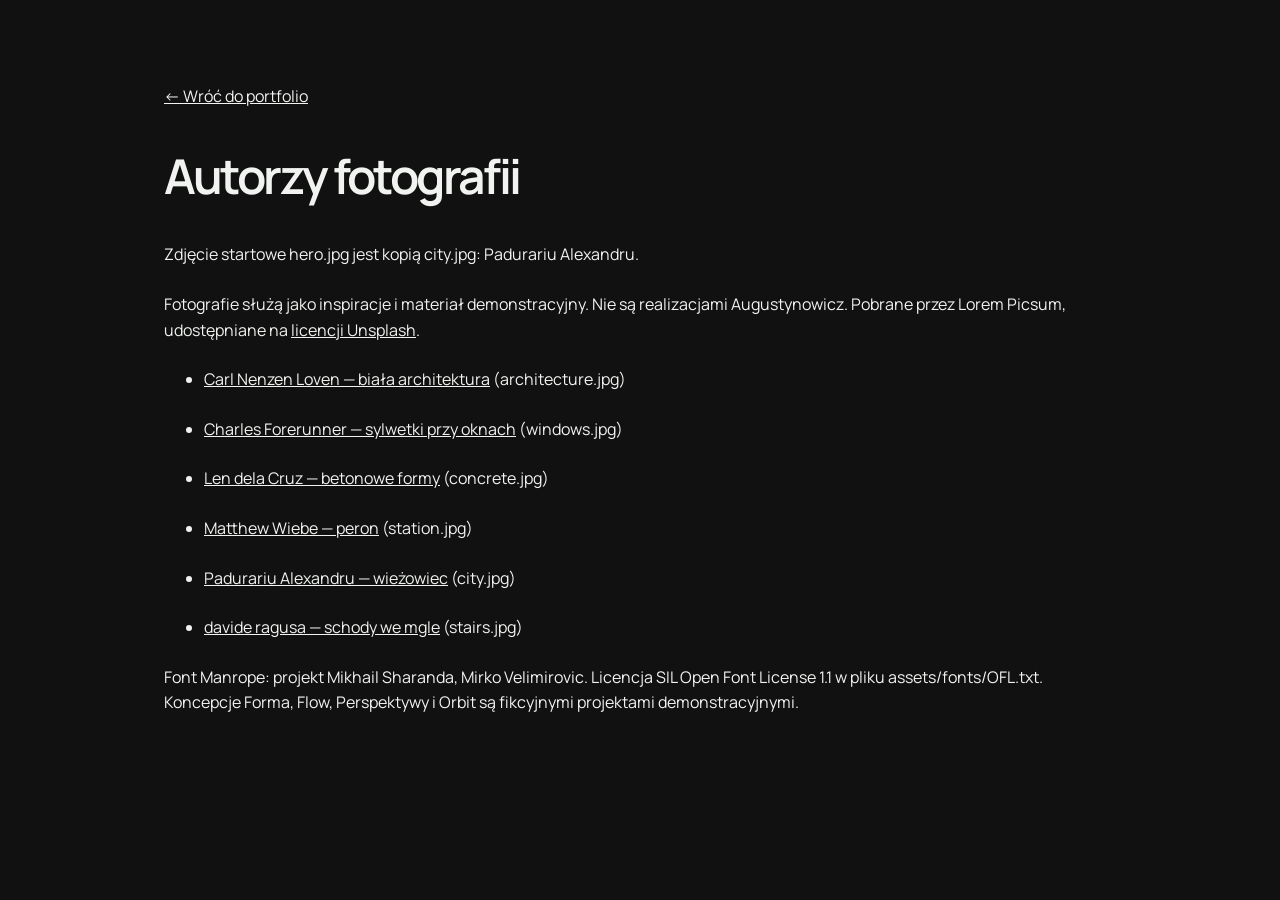
<file: docs/credits.html>
<!doctype html>
<html lang="pl">
  <head>
    <meta charset="utf-8" />
    <meta name="viewport" content="width=device-width, initial-scale=1" />
    <title>Autorzy fotografii — Augustynowicz</title>
    <link rel="stylesheet" href="../css/styles.css" />
    <style>
      main {
        max-width: 1000px;
        margin: 60px auto;
        padding: 24px;
      }
      h1 {
        font-size: 48px;
        line-height: 1.1;
        margin: 40px 0;
      }
      li {
        margin: 24px 0;
      }
      a {
        text-decoration: underline;
      }
      p {
        margin-bottom: 24px;
      }
    </style>
  </head>
  <body>
    <main>
      <a href="../index.html">← Wróć do portfolio</a>
      <h1>Autorzy fotografii</h1>
      <p>Zdjęcie startowe hero.jpg jest kopią city.jpg: Padurariu Alexandru.</p>
      <p>
        Fotografie służą jako inspiracje i materiał demonstracyjny. Nie są
        realizacjami Augustynowicz. Pobrane przez Lorem Picsum, udostępniane na
        <a href="https://unsplash.com/license">licencji Unsplash</a>.
      </p>
      <ul>
        <li>
          <a href="https://picsum.photos/id/942/info"
            >Carl Nenzen Loven — biała architektura</a
          >
          (architecture.jpg)
        </li>
        <li>
          <a href="https://picsum.photos/id/378/info"
            >Charles Forerunner — sylwetki przy oknach</a
          >
          (windows.jpg)
        </li>
        <li>
          <a href="https://picsum.photos/id/679/info"
            >Len dela Cruz — betonowe formy</a
          >
          (concrete.jpg)
        </li>
        <li>
          <a href="https://picsum.photos/id/781/info">Matthew Wiebe — peron</a>
          (station.jpg)
        </li>
        <li>
          <a href="https://picsum.photos/id/983/info"
            >Padurariu Alexandru — wieżowiec</a
          >
          (city.jpg)
        </li>
        <li>
          <a href="https://picsum.photos/id/276/info"
            >davide ragusa — schody we mgle</a
          >
          (stairs.jpg)
        </li>
      </ul>
      <p>
        Font Manrope: projekt Mikhail Sharanda, Mirko Velimirovic. Licencja SIL
        Open Font License 1.1 w pliku assets/fonts/OFL.txt. Koncepcje Forma,
        Flow, Perspektywy i Orbit są fikcyjnymi projektami demonstracyjnymi.
      </p>
    </main>
  </body>
</html>
</file>
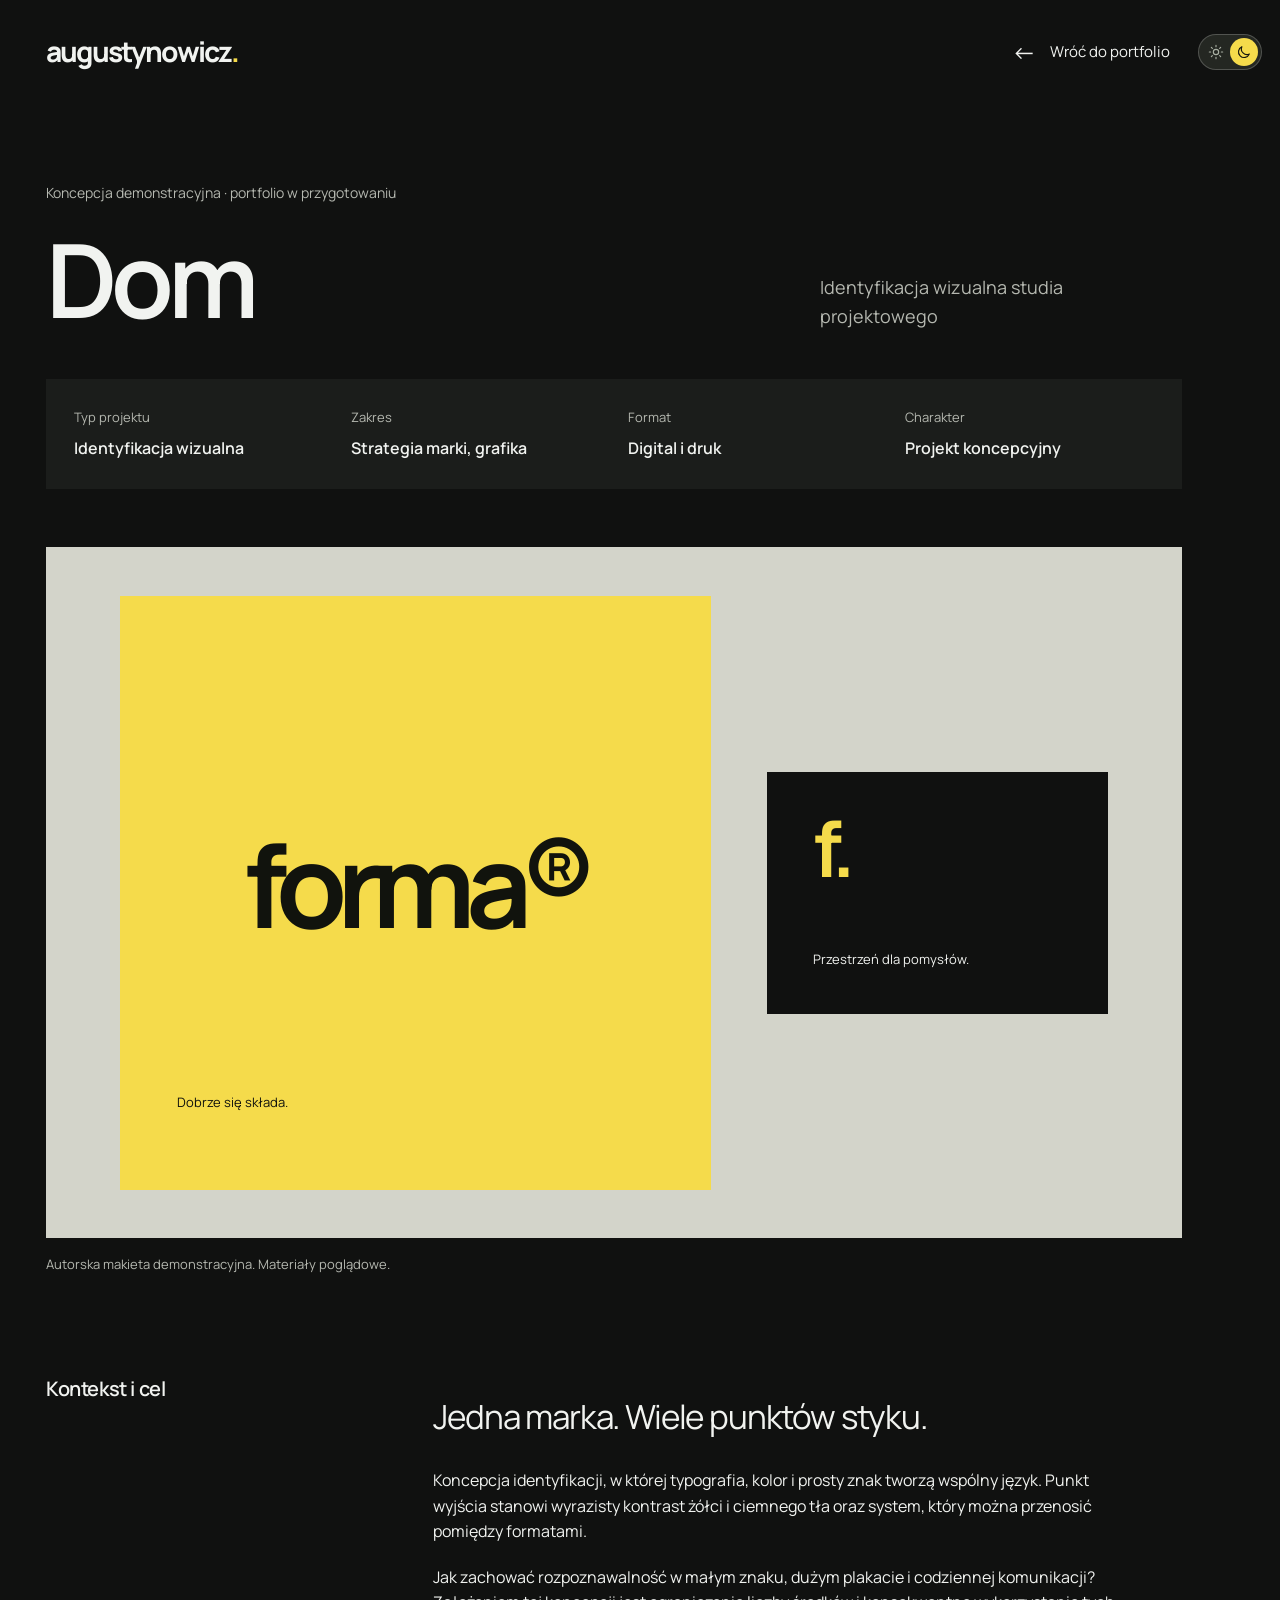
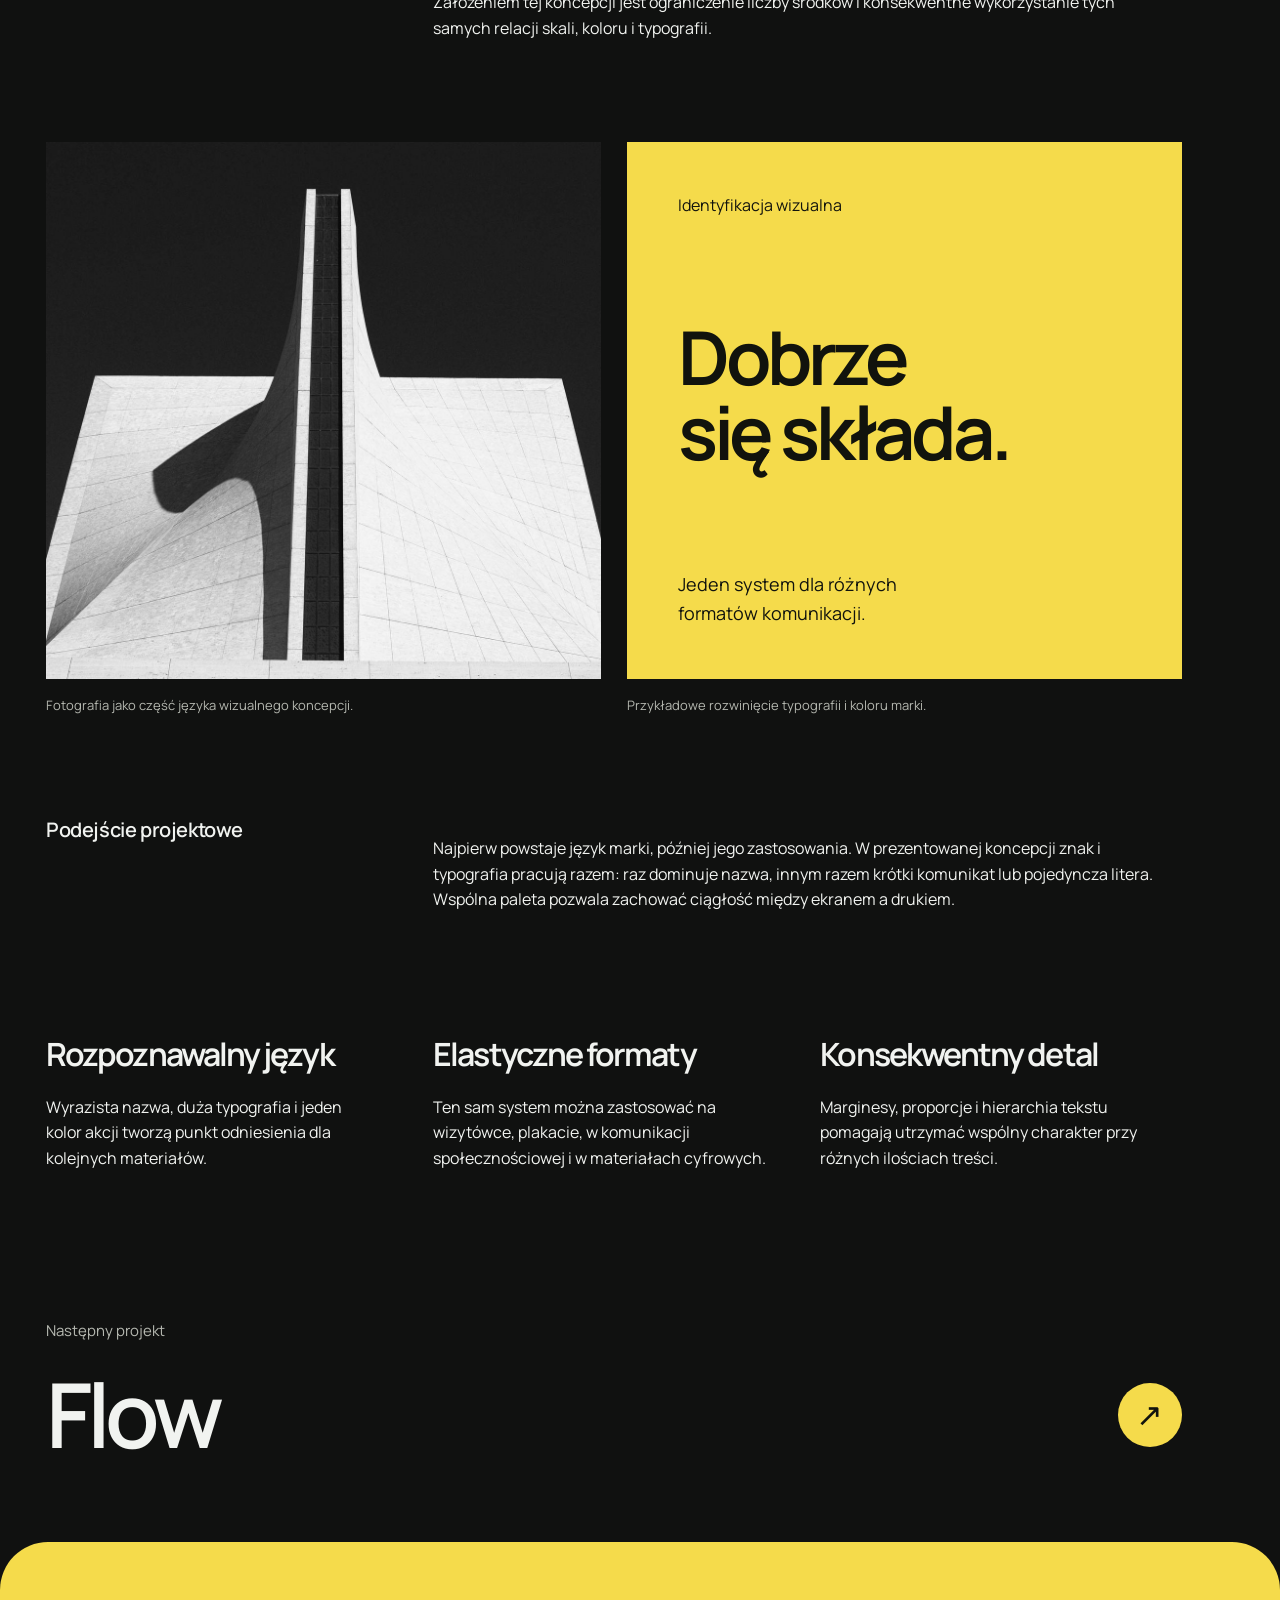
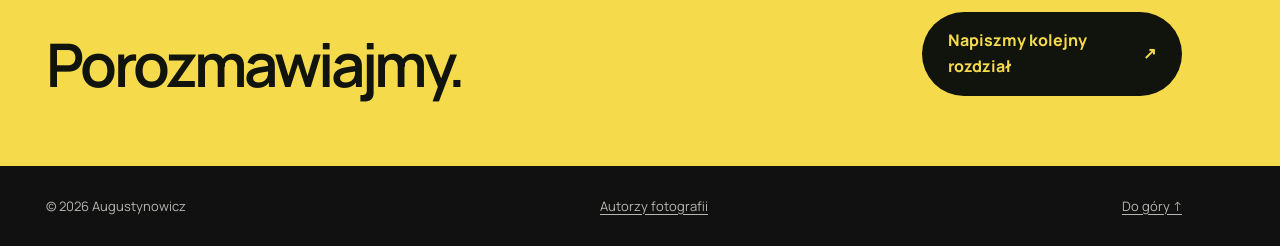
<file: projekty/dom.html>
<!doctype html>
<html lang="pl">
  <head>
    <meta charset="utf-8" />
    <meta name="viewport" content="width=device-width, initial-scale=1" />
    <meta name="theme-color" content="#101110" />
    <title>Dom · case study | Augustynowicz</title>
    <meta
      name="description"
      content="Identyfikacja wizualna studia projektowego. Demonstracyjne case study portfolio Augustynowicz."
    />
    <link rel="icon" href="../assets/favicon.svg" type="image/svg+xml" />
    <link
      rel="preload"
      href="../assets/fonts/manrope-variable.ttf"
      as="font"
      type="font/ttf"
      crossorigin
    />
    <script src="../js/theme.js"></script>
    <link rel="stylesheet" href="../css/styles.css" />
    <link rel="stylesheet" href="../css/layout.css" />
    <link rel="stylesheet" href="../css/case-study.css" />
    <script src="../js/case-study.js" defer></script>
  </head>
  <body id="top">
    <div class="reading-progress" aria-hidden="true"></div>
    <a class="skip-link" href="#case-content">Przejdź do treści</a>
    <header class="case-header">
      <div class="case-header-inner section-frame">
        <a
          class="wordmark"
          href="../index.html"
          aria-label="Augustynowicz, początek portfolio"
          >augustynowicz<span aria-hidden="true">.</span></a
        ><a
          class="case-back"
          href="../index.html#projekt-forma"
          aria-label="Wróć do projektu Dom w portfolio"
          ><span aria-hidden="true">←</span><span>Wróć do portfolio</span></a
        >
      </div>
    </header>
    <button
      class="theme-toggle"
      type="button"
      role="switch"
      aria-checked="false"
      aria-label="Tryb jasny"
      title="Włącz tryb jasny"
    >
      <span class="theme-toggle-knob" aria-hidden="true"></span>
      <svg
        class="theme-sun"
        aria-hidden="true"
        viewBox="0 0 24 24"
        fill="none"
        stroke="currentColor"
        stroke-width="1.7"
        stroke-linecap="round"
      >
        <circle cx="12" cy="12" r="4" />
        <path
          d="M12 2v2m0 16v2M2 12h2m16 0h2M5 5l1.5 1.5m11 11L19 19M5 19l1.5-1.5m11-11L19 5"
        />
      </svg>
      <svg
        class="theme-moon"
        aria-hidden="true"
        viewBox="0 0 24 24"
        fill="none"
        stroke="currentColor"
        stroke-width="1.7"
        stroke-linecap="round"
        stroke-linejoin="round"
      >
        <path d="M20 15.2A8.5 8.5 0 0 1 8.8 4 8.5 8.5 0 1 0 20 15.2Z" />
      </svg>
    </button>
    <main id="case-content">
      <section
        class="case-introduction section-frame"
        aria-labelledby="case-title"
      >
        <p class="case-demo">
          Koncepcja demonstracyjna · portfolio w przygotowaniu
        </p>
        <div class="case-heading">
          <h1 id="case-title">Dom</h1>
          <p>Identyfikacja wizualna studia projektowego</p>
        </div>
        <dl class="case-metadata">
          <div>
            <dt>Typ projektu</dt>
            <dd>Identyfikacja wizualna</dd>
          </div>
          <div>
            <dt>Zakres</dt>
            <dd>Strategia marki, grafika</dd>
          </div>
          <div>
            <dt>Format</dt>
            <dd>Digital i druk</dd>
          </div>
          <div>
            <dt>Charakter</dt>
            <dd>Projekt koncepcyjny</dd>
          </div>
        </dl>
      </section>
      <div class="section-frame">
        <div class="case-cover case-cover--dom">
          <div
            class="project-visual project-forma"
            role="img"
            aria-label="Makieta projektu Forma – identyfikacja wizualna"
          >
            <span class="forma-poster"
              ><strong>forma®</strong><span>Dobrze się składa.</span></span
            ><span class="forma-card"
              ><strong>f.</strong><span>Przestrzeń dla pomysłów.</span></span
            >
          </div>
        </div>
        <p class="case-cover-note">
          Autorska makieta demonstracyjna. Materiały poglądowe.
        </p>
      </div>
      <section
        class="case-text-section section-frame"
        aria-labelledby="context-title"
      >
        <h2 id="context-title">Kontekst i cel</h2>
        <div class="case-narrative">
          <p class="case-lead">Jedna marka. Wiele punktów styku.</p>
          <p>
            Koncepcja identyfikacji, w której typografia, kolor i prosty znak
            tworzą wspólny język. Punkt wyjścia stanowi wyrazisty kontrast żółci
            i ciemnego tła oraz system, który można przenosić pomiędzy
            formatami.
          </p>
          <p>
            Jak zachować rozpoznawalność w małym znaku, dużym plakacie i
            codziennej komunikacji? Założeniem tej koncepcji jest ograniczenie
            liczby środków i konsekwentne wykorzystanie tych samych relacji
            skali, koloru i typografii.
          </p>
        </div>
      </section>
      <div
        class="case-gallery section-frame"
        aria-label="Materiały projektu Dom"
      >
        <figure class="case-image">
          <img
            src="../assets/images/architecture.jpg"
            alt="Architektura wykorzystana w demonstracyjnej komunikacji marki"
            width="1600"
            height="1100"
            loading="lazy"
          />
          <figcaption>
            Fotografia jako część języka wizualnego koncepcji.
          </figcaption>
        </figure>
        <figure>
          <div
            class="case-board case-board--brand"
            role="img"
            aria-label="Dobrze się składa."
            data-ui
          >
            <span>Identyfikacja wizualna</span
            ><strong>Dobrze<br />się składa.</strong>
            <p>Jeden system dla różnych formatów komunikacji.</p>
          </div>
          <figcaption>
            Przykładowe rozwinięcie typografii i koloru marki.
          </figcaption>
        </figure>
      </div>
      <section
        class="case-text-section section-frame"
        aria-labelledby="approach-title"
      >
        <h2 id="approach-title">Podejście projektowe</h2>
        <div class="case-narrative">
          <p>
            Najpierw powstaje język marki, później jego zastosowania. W
            prezentowanej koncepcji znak i typografia pracują razem: raz
            dominuje nazwa, innym razem krótki komunikat lub pojedyncza litera.
            Wspólna paleta pozwala zachować ciągłość między ekranem a drukiem.
          </p>
        </div>
      </section>
      <div class="case-principles section-frame">
        <article>
          <h3>Rozpoznawalny język</h3>
          <p>
            Wyrazista nazwa, duża typografia i jeden kolor akcji tworzą punkt
            odniesienia dla kolejnych materiałów.
          </p>
        </article>
        <article>
          <h3>Elastyczne formaty</h3>
          <p>
            Ten sam system można zastosować na wizytówce, plakacie, w
            komunikacji społecznościowej i w materiałach cyfrowych.
          </p>
        </article>
        <article>
          <h3>Konsekwentny detal</h3>
          <p>
            Marginesy, proporcje i hierarchia tekstu pomagają utrzymać wspólny
            charakter przy różnych ilościach treści.
          </p>
        </article>
      </div>
      <a
        class="case-next section-frame"
        href="flow.html"
        aria-label="Następny projekt: Flow"
        ><span>Następny projekt</span><strong>Flow</strong
        ><span aria-hidden="true">↗</span></a
      >
    </main>
    <section class="case-contact" aria-labelledby="case-contact-title">
      <div class="section-frame">
        <h2 id="case-contact-title">Porozmawiajmy.</h2>
        <a class="button" href="../index.html#kontakt"
          >Napiszmy kolejny rozdział <span aria-hidden="true">↗</span></a
        >
      </div>
    </section>
    <footer class="case-footer section-frame">
      <p>© <span data-year>2026</span> Augustynowicz</p>
      <a href="../docs/credits.html">Autorzy fotografii</a
      ><a href="#top">Do góry ↑</a>
    </footer>
  </body>
</html>
</file>
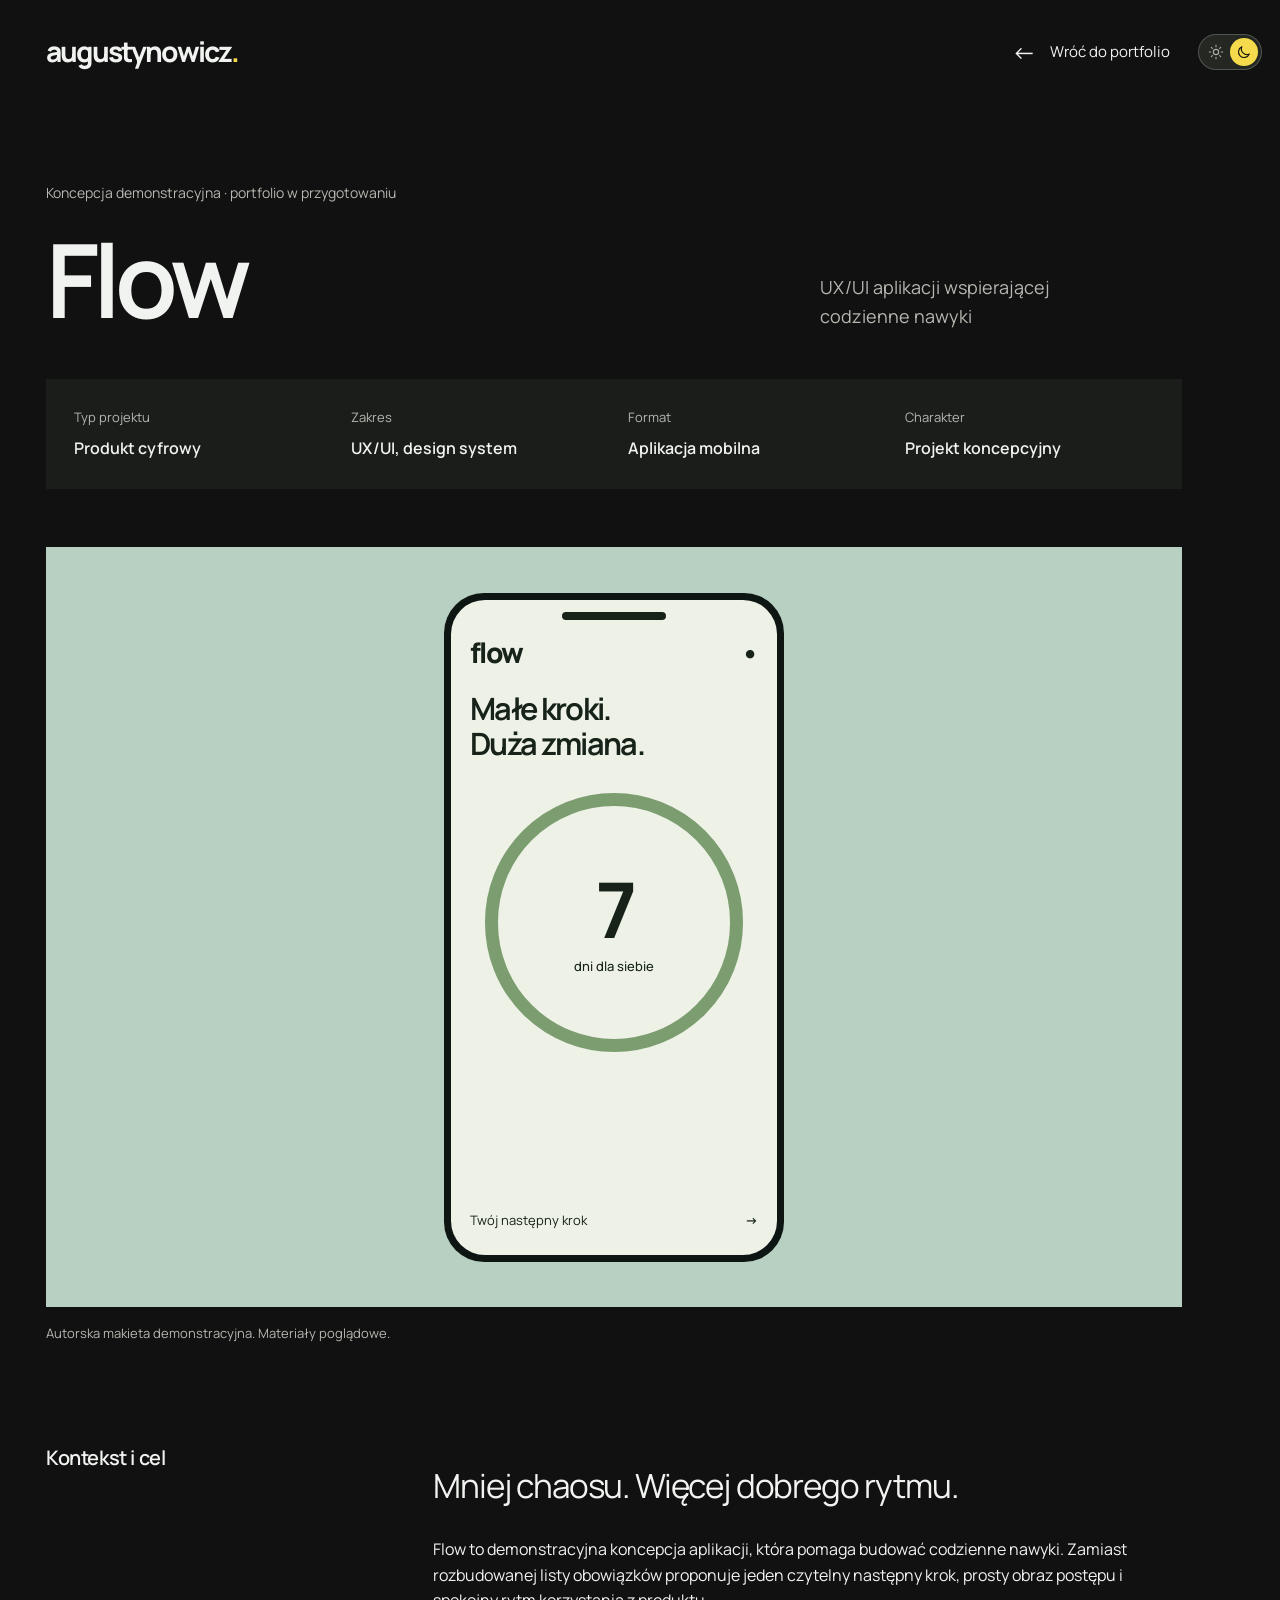
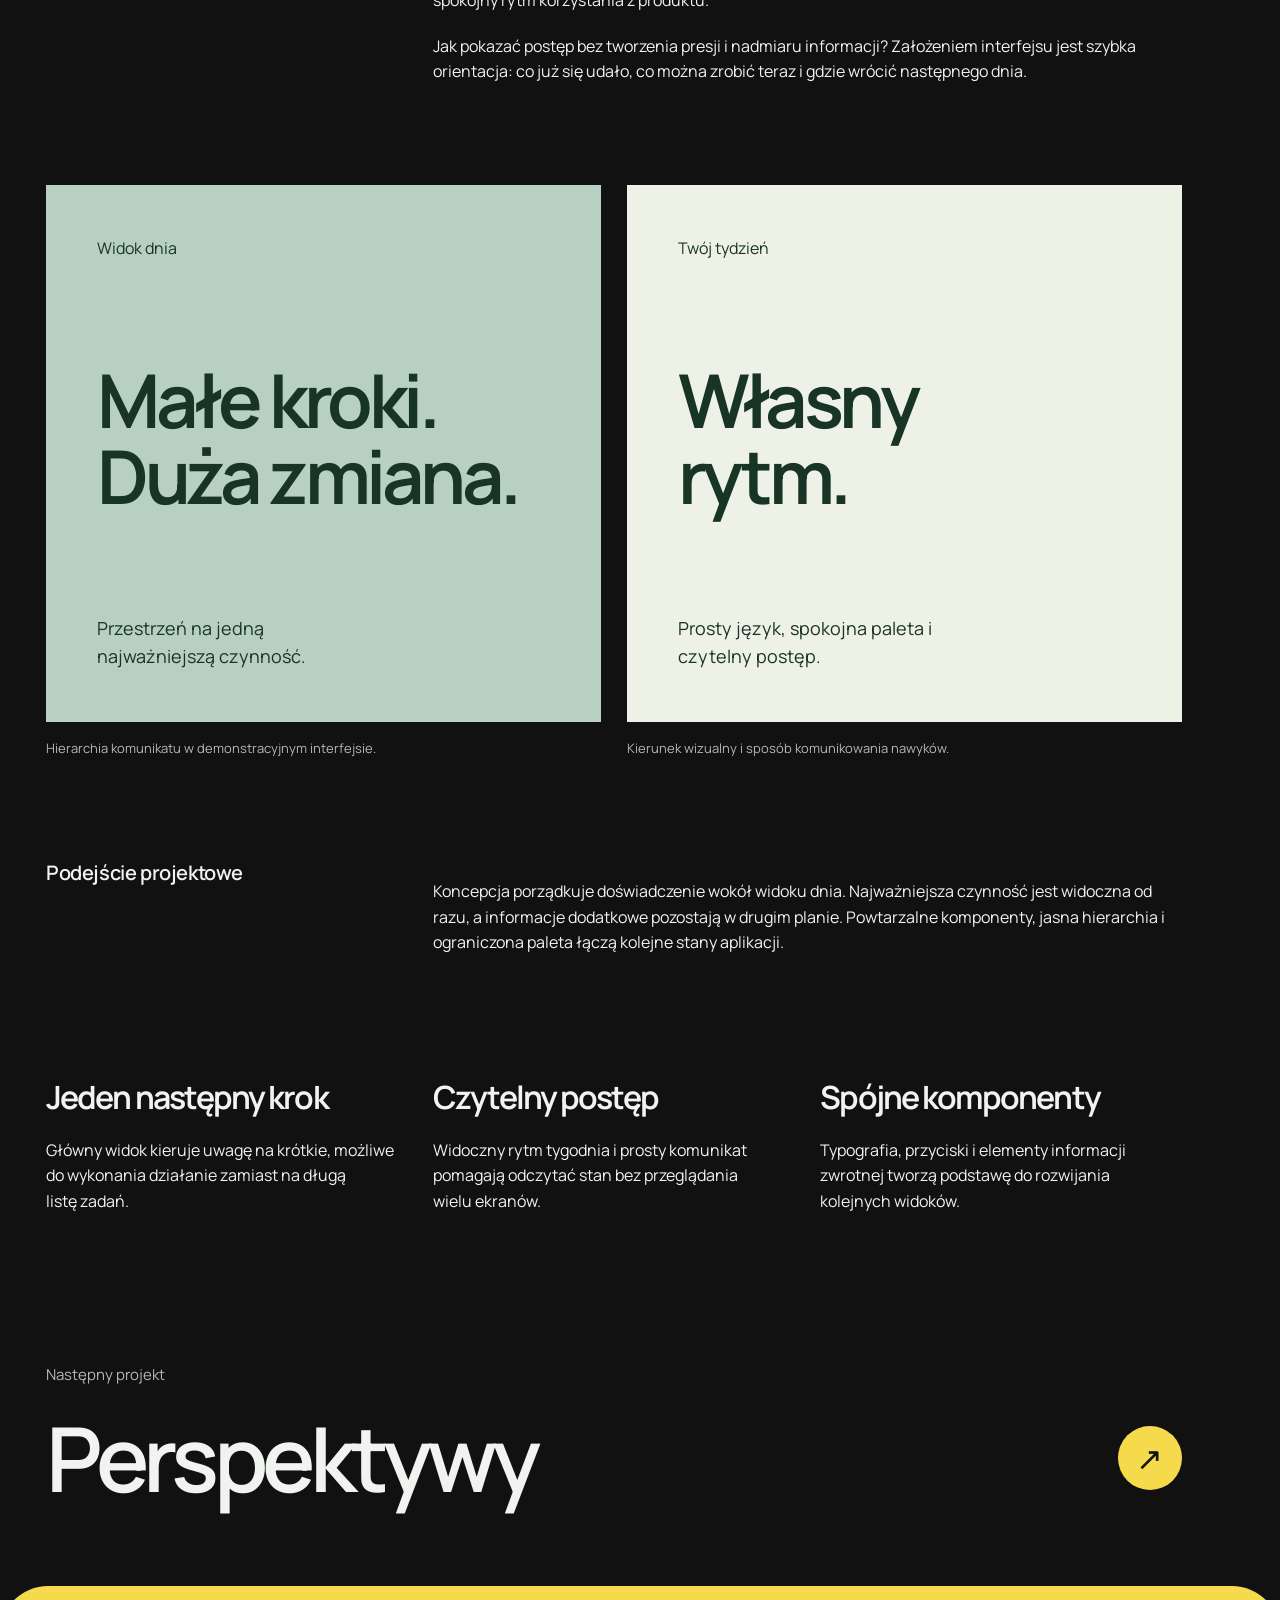
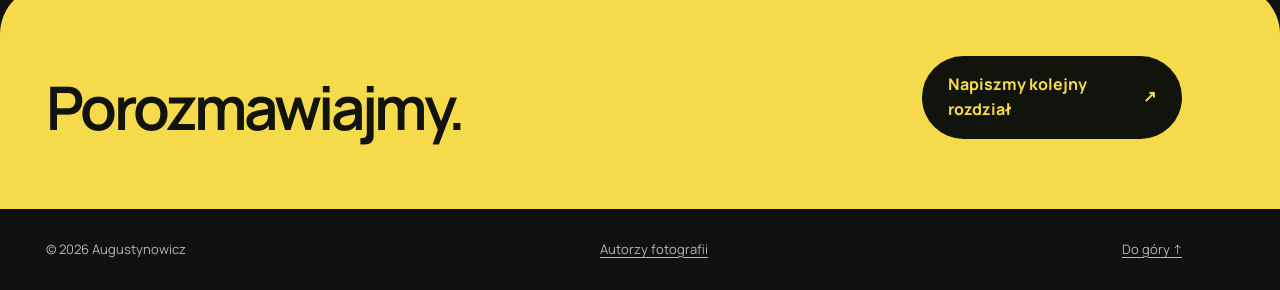
<file: projekty/flow.html>
<!doctype html>
<html lang="pl">
  <head>
    <meta charset="utf-8" />
    <meta name="viewport" content="width=device-width, initial-scale=1" />
    <meta name="theme-color" content="#101110" />
    <title>Flow · case study | Augustynowicz</title>
    <meta
      name="description"
      content="UX/UI aplikacji wspierającej codzienne nawyki. Demonstracyjne case study portfolio Augustynowicz."
    />
    <link rel="icon" href="../assets/favicon.svg" type="image/svg+xml" />
    <link
      rel="preload"
      href="../assets/fonts/manrope-variable.ttf"
      as="font"
      type="font/ttf"
      crossorigin
    />
    <script src="../js/theme.js"></script>
    <link rel="stylesheet" href="../css/styles.css" />
    <link rel="stylesheet" href="../css/layout.css" />
    <link rel="stylesheet" href="../css/case-study.css" />
    <script src="../js/case-study.js" defer></script>
  </head>
  <body id="top">
    <div class="reading-progress" aria-hidden="true"></div>
    <a class="skip-link" href="#case-content">Przejdź do treści</a>
    <header class="case-header">
      <div class="case-header-inner section-frame">
        <a
          class="wordmark"
          href="../index.html"
          aria-label="Augustynowicz, początek portfolio"
          >augustynowicz<span aria-hidden="true">.</span></a
        ><a
          class="case-back"
          href="../index.html#projekt-flow"
          aria-label="Wróć do projektu Flow w portfolio"
          ><span aria-hidden="true">←</span><span>Wróć do portfolio</span></a
        >
      </div>
    </header>
    <button
      class="theme-toggle"
      type="button"
      role="switch"
      aria-checked="false"
      aria-label="Tryb jasny"
      title="Włącz tryb jasny"
    >
      <span class="theme-toggle-knob" aria-hidden="true"></span>
      <svg
        class="theme-sun"
        aria-hidden="true"
        viewBox="0 0 24 24"
        fill="none"
        stroke="currentColor"
        stroke-width="1.7"
        stroke-linecap="round"
      >
        <circle cx="12" cy="12" r="4" />
        <path
          d="M12 2v2m0 16v2M2 12h2m16 0h2M5 5l1.5 1.5m11 11L19 19M5 19l1.5-1.5m11-11L19 5"
        />
      </svg>
      <svg
        class="theme-moon"
        aria-hidden="true"
        viewBox="0 0 24 24"
        fill="none"
        stroke="currentColor"
        stroke-width="1.7"
        stroke-linecap="round"
        stroke-linejoin="round"
      >
        <path d="M20 15.2A8.5 8.5 0 0 1 8.8 4 8.5 8.5 0 1 0 20 15.2Z" />
      </svg>
    </button>
    <main id="case-content">
      <section
        class="case-introduction section-frame"
        aria-labelledby="case-title"
      >
        <p class="case-demo">
          Koncepcja demonstracyjna · portfolio w przygotowaniu
        </p>
        <div class="case-heading">
          <h1 id="case-title">Flow</h1>
          <p>UX/UI aplikacji wspierającej codzienne nawyki</p>
        </div>
        <dl class="case-metadata">
          <div>
            <dt>Typ projektu</dt>
            <dd>Produkt cyfrowy</dd>
          </div>
          <div>
            <dt>Zakres</dt>
            <dd>UX/UI, design system</dd>
          </div>
          <div>
            <dt>Format</dt>
            <dd>Aplikacja mobilna</dd>
          </div>
          <div>
            <dt>Charakter</dt>
            <dd>Projekt koncepcyjny</dd>
          </div>
        </dl>
      </section>
      <div class="section-frame">
        <div class="case-cover case-cover--flow">
          <div
            class="project-visual project-flow"
            role="img"
            aria-label="Makieta projektu Flow – UX/UI aplikacji mobilnej"
            data-ui
          >
            <span class="flow-interface" aria-hidden="true"
              ><span class="phone-top">flow <span>•</span></span
              ><span class="phone-heading">Małe kroki.<br />Duża zmiana.</span
              ><span class="flow-circle">7<span>dni dla siebie</span></span
              ><span class="flow-task">Twój następny krok <b>→</b></span></span
            >
          </div>
        </div>
        <p class="case-cover-note">
          Autorska makieta demonstracyjna. Materiały poglądowe.
        </p>
      </div>
      <section
        class="case-text-section section-frame"
        aria-labelledby="context-title"
      >
        <h2 id="context-title">Kontekst i cel</h2>
        <div class="case-narrative">
          <p class="case-lead">Mniej chaosu. Więcej dobrego rytmu.</p>
          <p>
            Flow to demonstracyjna koncepcja aplikacji, która pomaga budować
            codzienne nawyki. Zamiast rozbudowanej listy obowiązków proponuje
            jeden czytelny następny krok, prosty obraz postępu i spokojny rytm
            korzystania z produktu.
          </p>
          <p>
            Jak pokazać postęp bez tworzenia presji i nadmiaru informacji?
            Założeniem interfejsu jest szybka orientacja: co już się udało, co
            można zrobić teraz i gdzie wrócić następnego dnia.
          </p>
        </div>
      </section>
      <div
        class="case-gallery section-frame"
        aria-label="Materiały projektu Flow"
      >
        <figure>
          <div
            class="case-board case-board--flow"
            role="img"
            aria-label="Małe kroki. Duża zmiana."
            data-ui
          >
            <span>Widok dnia</span
            ><strong>Małe kroki.<br />Duża zmiana.</strong>
            <p>Przestrzeń na jedną najważniejszą czynność.</p>
          </div>
          <figcaption>
            Hierarchia komunikatu w demonstracyjnym interfejsie.
          </figcaption>
        </figure>
        <figure>
          <div
            class="case-board case-board--flow-alt"
            role="img"
            aria-label="Własny rytm."
            data-ui
          >
            <span>Twój tydzień</span><strong>Własny<br />rytm.</strong>
            <p>Prosty język, spokojna paleta i czytelny postęp.</p>
          </div>
          <figcaption>
            Kierunek wizualny i sposób komunikowania nawyków.
          </figcaption>
        </figure>
      </div>
      <section
        class="case-text-section section-frame"
        aria-labelledby="approach-title"
      >
        <h2 id="approach-title">Podejście projektowe</h2>
        <div class="case-narrative">
          <p>
            Koncepcja porządkuje doświadczenie wokół widoku dnia. Najważniejsza
            czynność jest widoczna od razu, a informacje dodatkowe pozostają w
            drugim planie. Powtarzalne komponenty, jasna hierarchia i
            ograniczona paleta łączą kolejne stany aplikacji.
          </p>
        </div>
      </section>
      <div class="case-principles section-frame">
        <article>
          <h3>Jeden następny krok</h3>
          <p>
            Główny widok kieruje uwagę na krótkie, możliwe do wykonania
            działanie zamiast na długą listę zadań.
          </p>
        </article>
        <article>
          <h3>Czytelny postęp</h3>
          <p>
            Widoczny rytm tygodnia i prosty komunikat pomagają odczytać stan bez
            przeglądania wielu ekranów.
          </p>
        </article>
        <article>
          <h3>Spójne komponenty</h3>
          <p>
            Typografia, przyciski i elementy informacji zwrotnej tworzą podstawę
            do rozwijania kolejnych widoków.
          </p>
        </article>
      </div>
      <a
        class="case-next section-frame"
        href="perspektywy.html"
        aria-label="Następny projekt: Perspektywy"
        ><span>Następny projekt</span><strong>Perspektywy</strong
        ><span aria-hidden="true">↗</span></a
      >
    </main>
    <section class="case-contact" aria-labelledby="case-contact-title">
      <div class="section-frame">
        <h2 id="case-contact-title">Porozmawiajmy.</h2>
        <a class="button" href="../index.html#kontakt"
          >Napiszmy kolejny rozdział <span aria-hidden="true">↗</span></a
        >
      </div>
    </section>
    <footer class="case-footer section-frame">
      <p>© <span data-year>2026</span> Augustynowicz</p>
      <a href="../docs/credits.html">Autorzy fotografii</a
      ><a href="#top">Do góry ↑</a>
    </footer>
  </body>
</html>
</file>
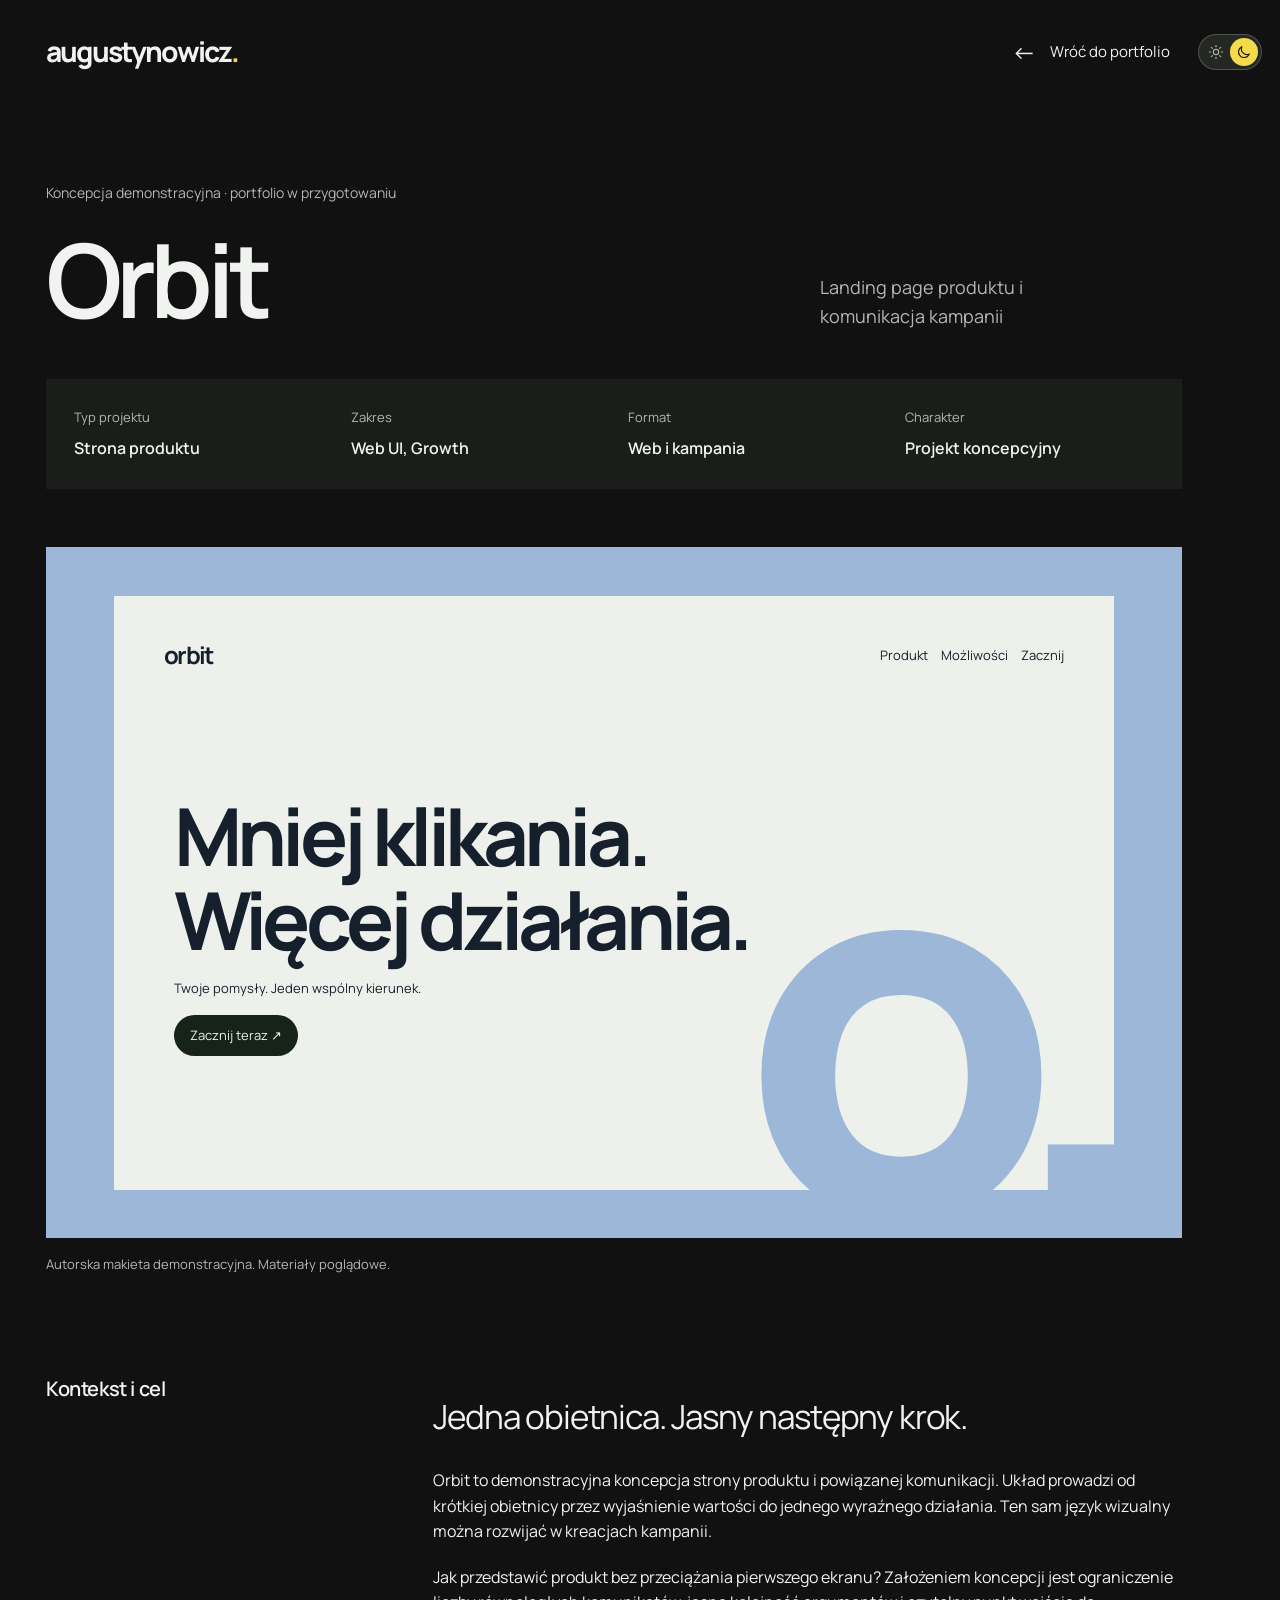
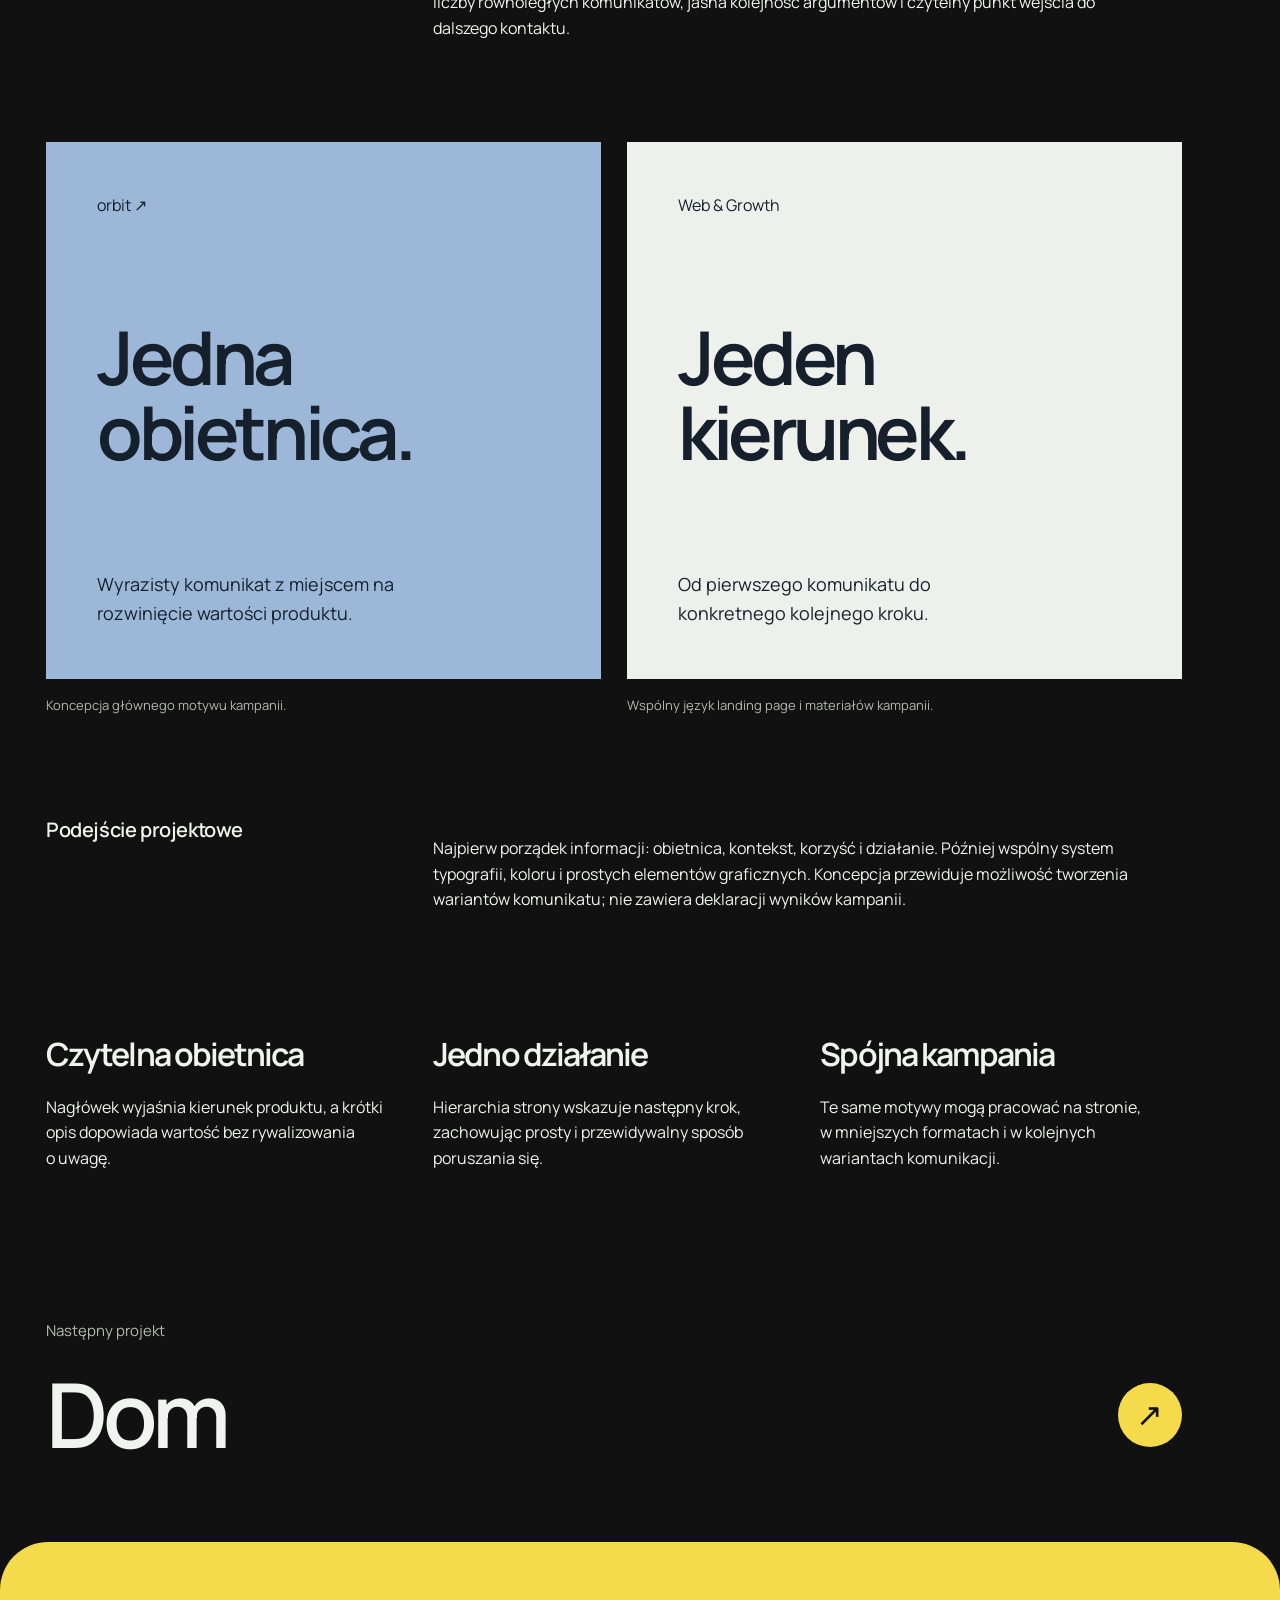
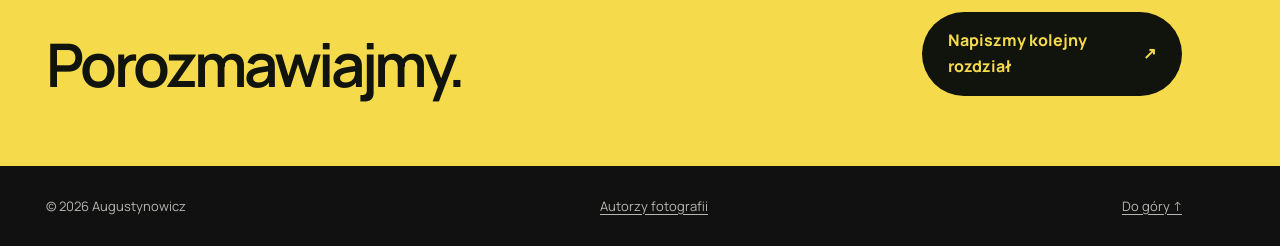
<file: projekty/orbit.html>
<!doctype html>
<html lang="pl">
  <head>
    <meta charset="utf-8" />
    <meta name="viewport" content="width=device-width, initial-scale=1" />
    <meta name="theme-color" content="#101110" />
    <title>Orbit · case study | Augustynowicz</title>
    <meta
      name="description"
      content="Landing page produktu i komunikacja kampanii. Demonstracyjne case study portfolio Augustynowicz."
    />
    <link rel="icon" href="../assets/favicon.svg" type="image/svg+xml" />
    <link
      rel="preload"
      href="../assets/fonts/manrope-variable.ttf"
      as="font"
      type="font/ttf"
      crossorigin
    />
    <script src="../js/theme.js"></script>
    <link rel="stylesheet" href="../css/styles.css" />
    <link rel="stylesheet" href="../css/layout.css" />
    <link rel="stylesheet" href="../css/case-study.css" />
    <script src="../js/case-study.js" defer></script>
  </head>
  <body id="top">
    <div class="reading-progress" aria-hidden="true"></div>
    <a class="skip-link" href="#case-content">Przejdź do treści</a>
    <header class="case-header">
      <div class="case-header-inner section-frame">
        <a
          class="wordmark"
          href="../index.html"
          aria-label="Augustynowicz, początek portfolio"
          >augustynowicz<span aria-hidden="true">.</span></a
        ><a
          class="case-back"
          href="../index.html#projekt-orbit"
          aria-label="Wróć do projektu Orbit w portfolio"
          ><span aria-hidden="true">←</span><span>Wróć do portfolio</span></a
        >
      </div>
    </header>
    <button
      class="theme-toggle"
      type="button"
      role="switch"
      aria-checked="false"
      aria-label="Tryb jasny"
      title="Włącz tryb jasny"
    >
      <span class="theme-toggle-knob" aria-hidden="true"></span>
      <svg
        class="theme-sun"
        aria-hidden="true"
        viewBox="0 0 24 24"
        fill="none"
        stroke="currentColor"
        stroke-width="1.7"
        stroke-linecap="round"
      >
        <circle cx="12" cy="12" r="4" />
        <path
          d="M12 2v2m0 16v2M2 12h2m16 0h2M5 5l1.5 1.5m11 11L19 19M5 19l1.5-1.5m11-11L19 5"
        />
      </svg>
      <svg
        class="theme-moon"
        aria-hidden="true"
        viewBox="0 0 24 24"
        fill="none"
        stroke="currentColor"
        stroke-width="1.7"
        stroke-linecap="round"
        stroke-linejoin="round"
      >
        <path d="M20 15.2A8.5 8.5 0 0 1 8.8 4 8.5 8.5 0 1 0 20 15.2Z" />
      </svg>
    </button>
    <main id="case-content">
      <section
        class="case-introduction section-frame"
        aria-labelledby="case-title"
      >
        <p class="case-demo">
          Koncepcja demonstracyjna · portfolio w przygotowaniu
        </p>
        <div class="case-heading">
          <h1 id="case-title">Orbit</h1>
          <p>Landing page produktu i komunikacja kampanii</p>
        </div>
        <dl class="case-metadata">
          <div>
            <dt>Typ projektu</dt>
            <dd>Strona produktu</dd>
          </div>
          <div>
            <dt>Zakres</dt>
            <dd>Web UI, Growth</dd>
          </div>
          <div>
            <dt>Format</dt>
            <dd>Web i kampania</dd>
          </div>
          <div>
            <dt>Charakter</dt>
            <dd>Projekt koncepcyjny</dd>
          </div>
        </dl>
      </section>
      <div class="section-frame">
        <div class="case-cover case-cover--orbit">
          <div
            class="project-visual project-orbit"
            role="img"
            aria-label="Makieta projektu Orbit – landing page i kampania"
            data-ui
          >
            <span class="browser-window" aria-hidden="true"
              ><span class="browser-bar"
                ><b>orbit</b><span>Produkt　Możliwości　Zacznij</span></span
              ><span class="browser-content"
                ><strong>Mniej klikania.<br />Więcej działania.</strong
                ><span>Twoje pomysły. Jeden wspólny kierunek.</span
                ><span class="mini-button">Zacznij teraz ↗</span></span
              ><span class="orbit-art">o.</span></span
            >
          </div>
        </div>
        <p class="case-cover-note">
          Autorska makieta demonstracyjna. Materiały poglądowe.
        </p>
      </div>
      <section
        class="case-text-section section-frame"
        aria-labelledby="context-title"
      >
        <h2 id="context-title">Kontekst i cel</h2>
        <div class="case-narrative">
          <p class="case-lead">Jedna obietnica. Jasny następny krok.</p>
          <p>
            Orbit to demonstracyjna koncepcja strony produktu i powiązanej
            komunikacji. Układ prowadzi od krótkiej obietnicy przez wyjaśnienie
            wartości do jednego wyraźnego działania. Ten sam język wizualny
            można rozwijać w kreacjach kampanii.
          </p>
          <p>
            Jak przedstawić produkt bez przeciążania pierwszego ekranu?
            Założeniem koncepcji jest ograniczenie liczby równoległych
            komunikatów, jasna kolejność argumentów i czytelny punkt wejścia do
            dalszego kontaktu.
          </p>
        </div>
      </section>
      <div
        class="case-gallery section-frame"
        aria-label="Materiały projektu Orbit"
      >
        <figure>
          <div
            class="case-board case-board--orbit"
            role="img"
            aria-label="Jedna obietnica."
            data-ui
          >
            <span>orbit ↗</span><strong>Jedna<br />obietnica.</strong>
            <p>
              Wyrazisty komunikat z miejscem na rozwinięcie wartości produktu.
            </p>
          </div>
          <figcaption>Koncepcja głównego motywu kampanii.</figcaption>
        </figure>
        <figure>
          <div
            class="case-board case-board--orbit-alt"
            role="img"
            aria-label="Jeden kierunek."
            data-ui
          >
            <span>Web & Growth</span><strong>Jeden<br />kierunek.</strong>
            <p>Od pierwszego komunikatu do konkretnego kolejnego kroku.</p>
          </div>
          <figcaption>
            Wspólny język landing page i materiałów kampanii.
          </figcaption>
        </figure>
      </div>
      <section
        class="case-text-section section-frame"
        aria-labelledby="approach-title"
      >
        <h2 id="approach-title">Podejście projektowe</h2>
        <div class="case-narrative">
          <p>
            Najpierw porządek informacji: obietnica, kontekst, korzyść i
            działanie. Później wspólny system typografii, koloru i prostych
            elementów graficznych. Koncepcja przewiduje możliwość tworzenia
            wariantów komunikatu; nie zawiera deklaracji wyników kampanii.
          </p>
        </div>
      </section>
      <div class="case-principles section-frame">
        <article>
          <h3>Czytelna obietnica</h3>
          <p>
            Nagłówek wyjaśnia kierunek produktu, a krótki opis dopowiada wartość
            bez rywalizowania o uwagę.
          </p>
        </article>
        <article>
          <h3>Jedno działanie</h3>
          <p>
            Hierarchia strony wskazuje następny krok, zachowując prosty i
            przewidywalny sposób poruszania się.
          </p>
        </article>
        <article>
          <h3>Spójna kampania</h3>
          <p>
            Te same motywy mogą pracować na stronie, w mniejszych formatach i w
            kolejnych wariantach komunikacji.
          </p>
        </article>
      </div>
      <a
        class="case-next section-frame"
        href="dom.html"
        aria-label="Następny projekt: Dom"
        ><span>Następny projekt</span><strong>Dom</strong
        ><span aria-hidden="true">↗</span></a
      >
    </main>
    <section class="case-contact" aria-labelledby="case-contact-title">
      <div class="section-frame">
        <h2 id="case-contact-title">Porozmawiajmy.</h2>
        <a class="button" href="../index.html#kontakt"
          >Napiszmy kolejny rozdział <span aria-hidden="true">↗</span></a
        >
      </div>
    </section>
    <footer class="case-footer section-frame">
      <p>© <span data-year>2026</span> Augustynowicz</p>
      <a href="../docs/credits.html">Autorzy fotografii</a
      ><a href="#top">Do góry ↑</a>
    </footer>
  </body>
</html>
</file>
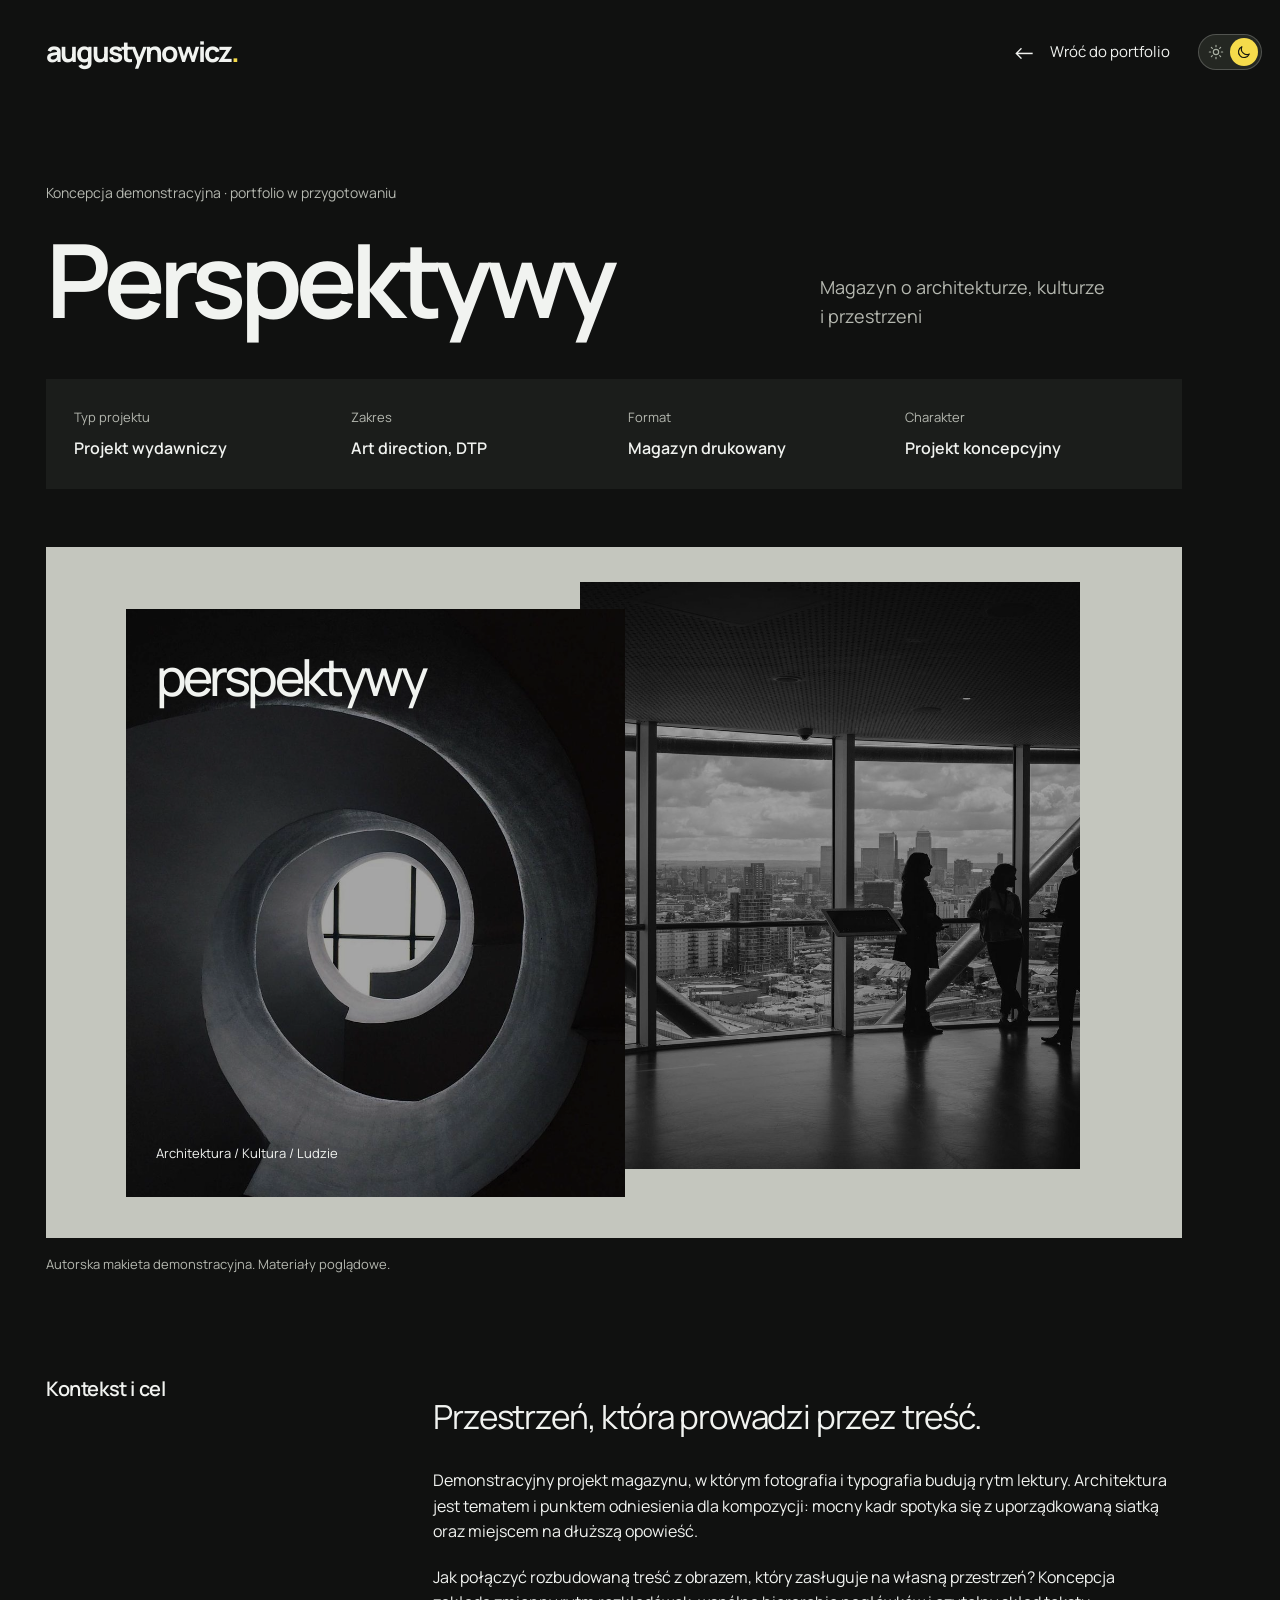
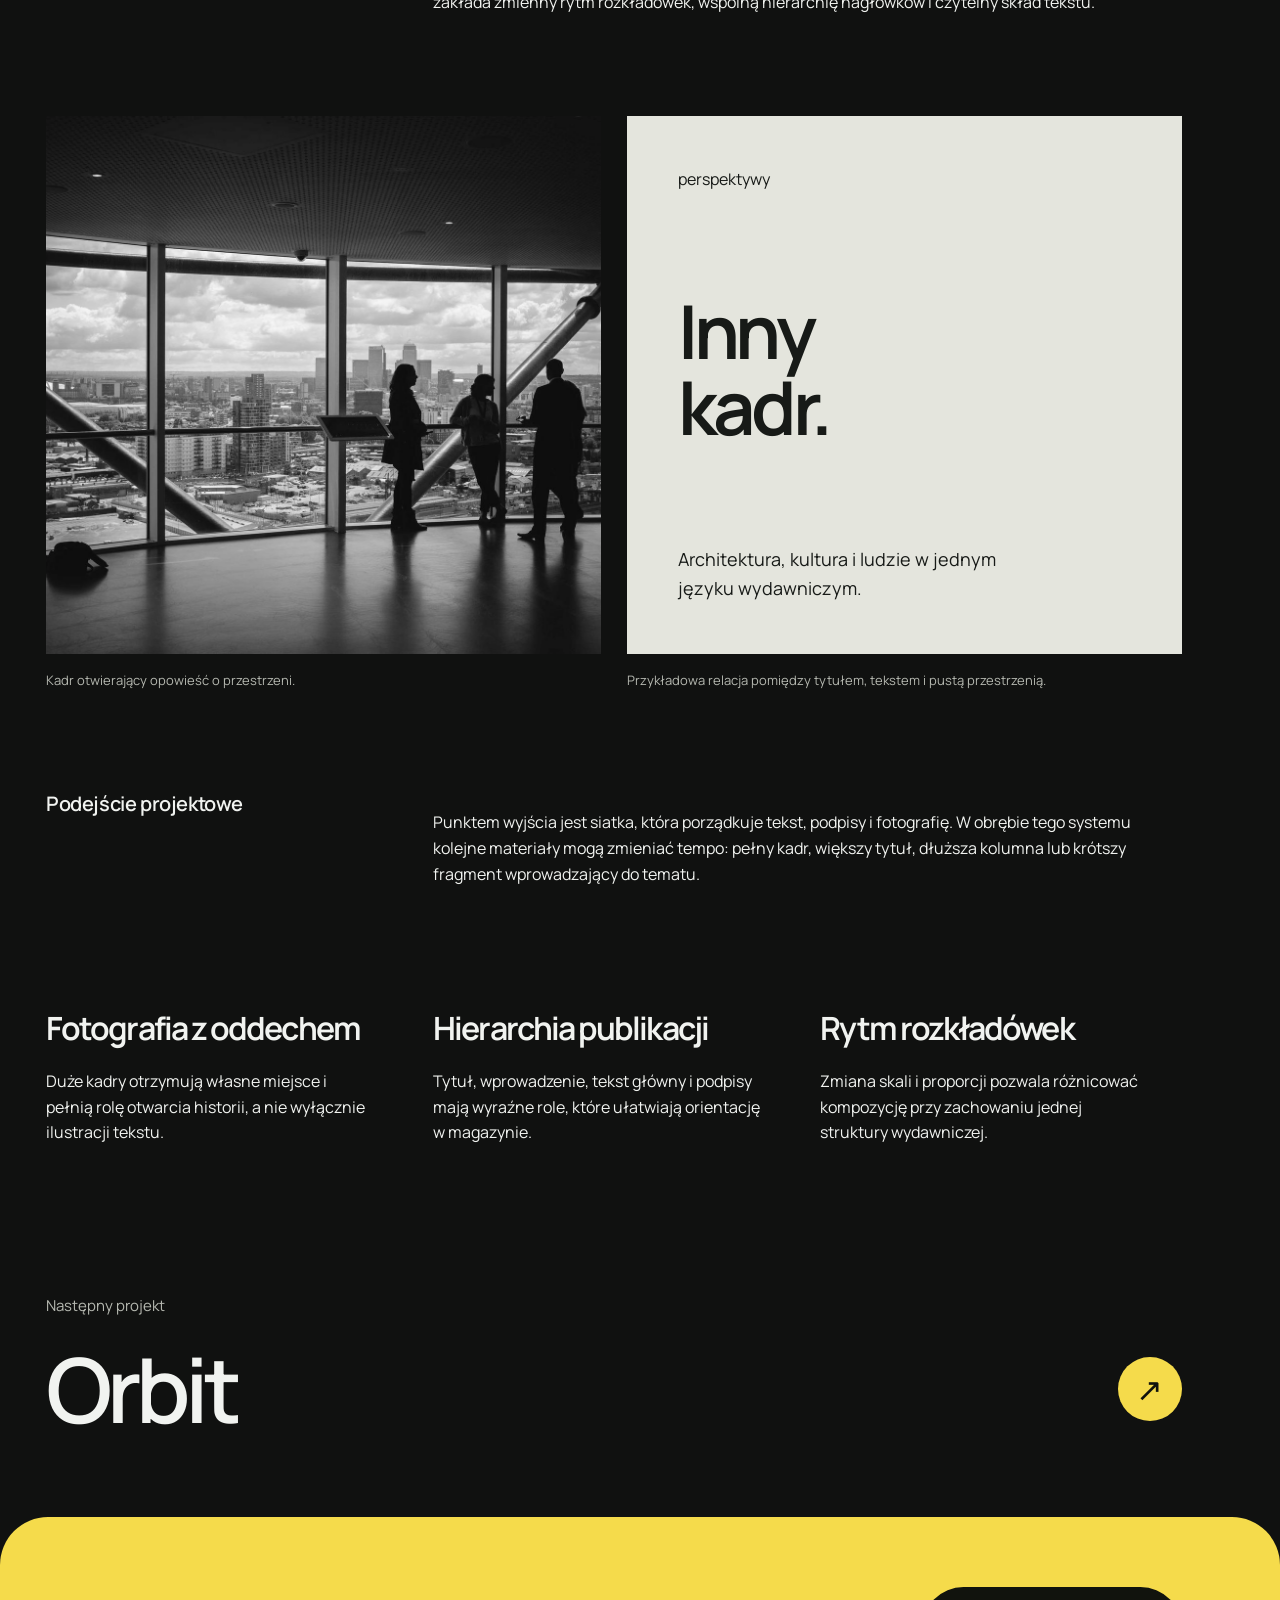
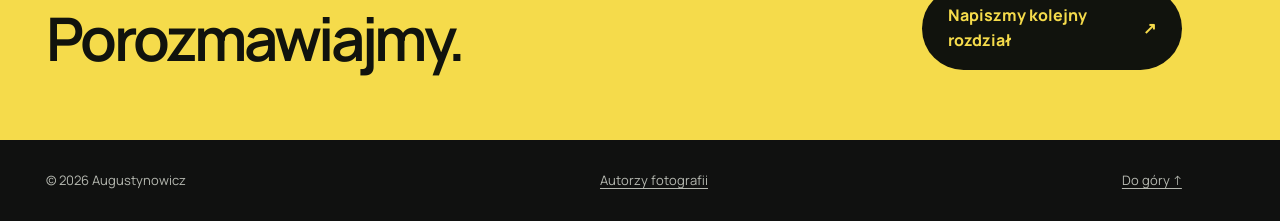
<file: projekty/perspektywy.html>
<!doctype html>
<html lang="pl">
  <head>
    <meta charset="utf-8" />
    <meta name="viewport" content="width=device-width, initial-scale=1" />
    <meta name="theme-color" content="#101110" />
    <title>Perspektywy · case study | Augustynowicz</title>
    <meta
      name="description"
      content="Magazyn o architekturze, kulturze i przestrzeni. Demonstracyjne case study portfolio Augustynowicz."
    />
    <link rel="icon" href="../assets/favicon.svg" type="image/svg+xml" />
    <link
      rel="preload"
      href="../assets/fonts/manrope-variable.ttf"
      as="font"
      type="font/ttf"
      crossorigin
    />
    <script src="../js/theme.js"></script>
    <link rel="stylesheet" href="../css/styles.css" />
    <link rel="stylesheet" href="../css/layout.css" />
    <link rel="stylesheet" href="../css/case-study.css" />
    <script src="../js/case-study.js" defer></script>
  </head>
  <body id="top">
    <div class="reading-progress" aria-hidden="true"></div>
    <a class="skip-link" href="#case-content">Przejdź do treści</a>
    <header class="case-header">
      <div class="case-header-inner section-frame">
        <a
          class="wordmark"
          href="../index.html"
          aria-label="Augustynowicz, początek portfolio"
          >augustynowicz<span aria-hidden="true">.</span></a
        ><a
          class="case-back"
          href="../index.html#projekt-perspektywy"
          aria-label="Wróć do projektu Perspektywy w portfolio"
          ><span aria-hidden="true">←</span><span>Wróć do portfolio</span></a
        >
      </div>
    </header>
    <button
      class="theme-toggle"
      type="button"
      role="switch"
      aria-checked="false"
      aria-label="Tryb jasny"
      title="Włącz tryb jasny"
    >
      <span class="theme-toggle-knob" aria-hidden="true"></span>
      <svg
        class="theme-sun"
        aria-hidden="true"
        viewBox="0 0 24 24"
        fill="none"
        stroke="currentColor"
        stroke-width="1.7"
        stroke-linecap="round"
      >
        <circle cx="12" cy="12" r="4" />
        <path
          d="M12 2v2m0 16v2M2 12h2m16 0h2M5 5l1.5 1.5m11 11L19 19M5 19l1.5-1.5m11-11L19 5"
        />
      </svg>
      <svg
        class="theme-moon"
        aria-hidden="true"
        viewBox="0 0 24 24"
        fill="none"
        stroke="currentColor"
        stroke-width="1.7"
        stroke-linecap="round"
        stroke-linejoin="round"
      >
        <path d="M20 15.2A8.5 8.5 0 0 1 8.8 4 8.5 8.5 0 1 0 20 15.2Z" />
      </svg>
    </button>
    <main id="case-content">
      <section
        class="case-introduction section-frame"
        aria-labelledby="case-title"
      >
        <p class="case-demo">
          Koncepcja demonstracyjna · portfolio w przygotowaniu
        </p>
        <div class="case-heading">
          <h1 id="case-title">Perspektywy</h1>
          <p>Magazyn o architekturze, kulturze i przestrzeni</p>
        </div>
        <dl class="case-metadata">
          <div>
            <dt>Typ projektu</dt>
            <dd>Projekt wydawniczy</dd>
          </div>
          <div>
            <dt>Zakres</dt>
            <dd>Art direction, DTP</dd>
          </div>
          <div>
            <dt>Format</dt>
            <dd>Magazyn drukowany</dd>
          </div>
          <div>
            <dt>Charakter</dt>
            <dd>Projekt koncepcyjny</dd>
          </div>
        </dl>
      </section>
      <div class="section-frame">
        <div class="case-cover case-cover--perspektywy">
          <div
            class="project-visual project-perspectives"
            role="img"
            aria-label="Makieta projektu Perspektywy – projekt magazynu"
          >
            <span class="magazine"
              ><img
                src="../assets/images/concrete.jpg"
                alt="Spiralne betonowe schody w przykładowym magazynie"
                width="1600"
                height="1100"
                loading="eager"
              /><strong>perspektywy</strong
              ><span>Architektura / Kultura / Ludzie</span></span
            ><span class="magazine-back"
              ><img
                src="../assets/images/windows.jpg"
                alt="Sylwetki przy panoramicznych oknach"
                width="1600"
                height="1100"
                loading="eager"
            /></span>
          </div>
        </div>
        <p class="case-cover-note">
          Autorska makieta demonstracyjna. Materiały poglądowe.
        </p>
      </div>
      <section
        class="case-text-section section-frame"
        aria-labelledby="context-title"
      >
        <h2 id="context-title">Kontekst i cel</h2>
        <div class="case-narrative">
          <p class="case-lead">Przestrzeń, która prowadzi przez treść.</p>
          <p>
            Demonstracyjny projekt magazynu, w którym fotografia i typografia
            budują rytm lektury. Architektura jest tematem i punktem odniesienia
            dla kompozycji: mocny kadr spotyka się z uporządkowaną siatką oraz
            miejscem na dłuższą opowieść.
          </p>
          <p>
            Jak połączyć rozbudowaną treść z obrazem, który zasługuje na własną
            przestrzeń? Koncepcja zakłada zmienny rytm rozkładówek, wspólną
            hierarchię nagłówków i czytelny skład tekstu.
          </p>
        </div>
      </section>
      <div
        class="case-gallery section-frame"
        aria-label="Materiały projektu Perspektywy"
      >
        <figure class="case-image">
          <img
            src="../assets/images/windows.jpg"
            alt="Sylwetki przy panoramicznych oknach w demonstracyjnym materiale magazynu"
            width="1600"
            height="1100"
            loading="lazy"
          />
          <figcaption>Kadr otwierający opowieść o przestrzeni.</figcaption>
        </figure>
        <figure>
          <div
            class="case-board case-board--editorial"
            role="img"
            aria-label="Inny kadr."
            data-ui
          >
            <span>perspektywy</span><strong>Inny<br />kadr.</strong>
            <p>Architektura, kultura i ludzie w jednym języku wydawniczym.</p>
          </div>
          <figcaption>
            Przykładowa relacja pomiędzy tytułem, tekstem i pustą przestrzenią.
          </figcaption>
        </figure>
      </div>
      <section
        class="case-text-section section-frame"
        aria-labelledby="approach-title"
      >
        <h2 id="approach-title">Podejście projektowe</h2>
        <div class="case-narrative">
          <p>
            Punktem wyjścia jest siatka, która porządkuje tekst, podpisy i
            fotografię. W obrębie tego systemu kolejne materiały mogą zmieniać
            tempo: pełny kadr, większy tytuł, dłuższa kolumna lub krótszy
            fragment wprowadzający do tematu.
          </p>
        </div>
      </section>
      <div class="case-principles section-frame">
        <article>
          <h3>Fotografia z oddechem</h3>
          <p>
            Duże kadry otrzymują własne miejsce i pełnią rolę otwarcia historii,
            a nie wyłącznie ilustracji tekstu.
          </p>
        </article>
        <article>
          <h3>Hierarchia publikacji</h3>
          <p>
            Tytuł, wprowadzenie, tekst główny i podpisy mają wyraźne role, które
            ułatwiają orientację w magazynie.
          </p>
        </article>
        <article>
          <h3>Rytm rozkładówek</h3>
          <p>
            Zmiana skali i proporcji pozwala różnicować kompozycję przy
            zachowaniu jednej struktury wydawniczej.
          </p>
        </article>
      </div>
      <a
        class="case-next section-frame"
        href="orbit.html"
        aria-label="Następny projekt: Orbit"
        ><span>Następny projekt</span><strong>Orbit</strong
        ><span aria-hidden="true">↗</span></a
      >
    </main>
    <section class="case-contact" aria-labelledby="case-contact-title">
      <div class="section-frame">
        <h2 id="case-contact-title">Porozmawiajmy.</h2>
        <a class="button" href="../index.html#kontakt"
          >Napiszmy kolejny rozdział <span aria-hidden="true">↗</span></a
        >
      </div>
    </section>
    <footer class="case-footer section-frame">
      <p>© <span data-year>2026</span> Augustynowicz</p>
      <a href="../docs/credits.html">Autorzy fotografii</a
      ><a href="#top">Do góry ↑</a>
    </footer>
  </body>
</html>
</file>
<file: css/styles.css>
/* 1. Foundation and design tokens */
@font-face {
  font-family: Manrope;
  src: url("../assets/fonts/manrope-variable.ttf") format("truetype");
  font-style: normal;
  font-weight: 200 800;
  font-display: swap;
}
:root {
  --bg: #101110;
  --surface: #1b1d1b;
  --ink: #f1f3f0;
  --muted: #b5b8b0;
  --accent: #f5db4b;
  --dark-ink: #11130d;
  --gutter: clamp(20px, 3.6vw, 64px);
  --navigation-space: 52px;
  --line: #ffffff22;
  --tag-bg: #ffffff0b;
  --hover-surface: #34372e;
  --icon-bg: #ffffff0a;
  --accent-ink: #f5db4b;
  --nav-bg: #101110ed;
  --nav-line: #ffffff50;
  color-scheme: dark;
  --font: Manrope, Arial, sans-serif;
  --text: clamp(16px, 1.25vw, 19px);
  --title: clamp(38px, 5.4vw, 84px);
  --ease: cubic-bezier(0.22, 0.8, 0.22, 1);
}
html[data-theme="light"] {
  --bg: #ffffff;
  --surface: #f0f2ee;
  --ink: #171a17;
  --muted: #5d6259;
  --line: #171a1724;
  --tag-bg: #171a170b;
  --hover-surface: #d4d8cb;
  --icon-bg: #171a170b;
  --accent-ink: #806a00;
  --nav-bg: #ffffffed;
  --nav-line: #171a1740;
  color-scheme: light;
}
*,
*::before,
*::after {
  box-sizing: border-box;
}
html {
  scroll-behavior: smooth;
  scroll-padding-top: 20px;
}
body {
  margin: 0;
  background: var(--bg);
  color: var(--ink);
  font-family: var(--font);
  font-size: var(--text);
  line-height: 1.6;
  -webkit-font-smoothing: antialiased;
}
button {
  border: 0;
  font: inherit;
  color: inherit;
  cursor: pointer;
}
button,
a,
summary {
  touch-action: manipulation;
  -webkit-tap-highlight-color: transparent;
}
a {
  color: inherit;
  text-decoration: none;
}
img {
  display: block;
  max-width: 100%;
  object-fit: cover;
}
h1,
h2,
h3,
p {
  margin: 0;
}
h1,
h2,
h3 {
  letter-spacing: -0.06em;
  line-height: 1.03;
  font-weight: 650;
  text-wrap: balance;
}
p {
  text-wrap: pretty;
}
button:focus-visible,
a:focus-visible,
summary:focus-visible,
[tabindex]:focus-visible {
  outline: 3px solid var(--accent-ink);
  outline-offset: 6px;
}
::selection {
  background: var(--accent);
  color: var(--dark-ink);
}
[hidden] {
  display: none !important;
}
.section-frame {
  padding-inline: var(--gutter);
  padding-right: calc(var(--gutter) + var(--navigation-space));
}

/* The navigation has its own lane so it never covers text or media. */
.project-navigation {
  position: fixed;
  right: 18px;
  top: 50%;
  z-index: 90;
  display: flex;
  flex-direction: column;
  gap: 10px;
  transform: translateY(-50%);
}
.project-navigation button {
  display: grid;
  place-items: center;
  width: 54px;
  height: 76px;
  padding: 0;
  border: 1px solid var(--nav-line); /* taste-skill-ignore: navigation matches supplied reference */
  border-radius: 40px;
  background: var(--nav-bg);
  color: var(--ink);
  font-size: 30px;
  transition:
    background-color 240ms,
    color 240ms,
    opacity 240ms;
}
.project-navigation button:hover:not(:disabled) {
  background: var(--accent);
  color: var(--dark-ink);
}
.project-navigation button:disabled {
  opacity: 0.28;
  cursor: default;
}
.project-number {
  display: flex;
  align-items: center;
  gap: 9px;
  margin-bottom: 24px;
  font-size: 14px;
  font-weight: 650;
  font-variant-numeric: tabular-nums;
  color: var(--muted);
}
.project-number [data-project-index] {
  color: var(--accent-ink);
}

/* A single, click-through light layer follows a fine pointer. */
.cursor-light {
  --light-size: clamp(320px, 48vw, 720px);
  position: fixed;
  top: 0;
  left: 0;
  z-index: 70;
  width: var(--light-size);
  height: var(--light-size);
  translate: -50% -50%;
  pointer-events: none;
  opacity: 0;
  mix-blend-mode: screen;
  background: radial-gradient( /* taste-skill-ignore: existing user-requested gradient */
    /* taste-skill-ignore: existing user-requested gradient */
    /* taste-skill-ignore: gradients and text effect requested by user */
    /* taste-skill-ignore: gradients requested by user */ circle,
    rgba(245, 219, 125, 0.22),
    rgba(221, 150, 77, 0.065) 38%,
    transparent 70%
  );
  transition: opacity 400ms;
  will-change: transform;
}
.cursor-light.is-visible {
  opacity: 0.32;
}
html[data-theme="light"] .cursor-light {
  mix-blend-mode: normal;
}
@media (hover: none), (pointer: coarse) {
  .cursor-light {
    display: none;
  }
}
html[data-motion="reduced"] .cursor-light {
  display: none;
}
.skip-link {
  position: fixed;
  left: 20px;
  top: 12px;
  z-index: 200;
  padding: 12px 20px;
  background: var(--accent);
  color: var(--dark-ink);
  transform: translateY(-180%);
}
.skip-link:focus {
  transform: none;
}
.button {
  display: inline-flex;
  align-items: center;
  justify-content: space-between;
  gap: 40px;
  min-height: 56px;
  padding: 16px 26px;
  border-radius: 50px;
  background: var(--accent);
  color: var(--dark-ink);
  font-size: 16px;
  font-weight: 750;
  transition:
    transform 0.3s var(--ease),
    background 0.3s;
}
.button:hover {
  transform: translateY(-4px);
  background: #f1f3f0;
}
.button:active {
  transform: scale(0.96);
}
.text-link {
  display: inline-flex;
  align-items: center;
  gap: 40px;
  background: transparent;
  padding: 12px 0;
  font-size: 16px;
  font-weight: 650;
  transition:
    color 0.2s,
    gap 0.3s;
}
.text-link:hover {
  color: var(--accent-ink);
  gap: 52px;
}

/* Persistent theme switch, with a stable hit area in both themes. */
.theme-toggle {
  position: fixed;
  top: 30px;
  right: 18px;
  z-index: 100;
  width: 64px;
  height: 44px;
  padding: 0;
  border-radius: 24px;
  background: transparent;
}
.theme-toggle::before {
  content: "";
  position: absolute;
  inset: 4px 0;
  border: 1px solid #ffffff35; /* taste-skill-ignore: theme switch track */
  border-radius: inherit;
  background: #242722;
}
.theme-toggle-knob {
  position: absolute;
  top: 8px;
  left: 4px;
  width: 28px;
  height: 28px;
  border-radius: 50%;
  background: var(--accent);
  transform: translateX(28px);
  transition: transform 280ms var(--ease);
}
.theme-toggle svg {
  position: absolute;
  top: 14px;
  width: 16px;
  height: 16px;
  pointer-events: none;
}
.theme-sun {
  left: 10px;
  color: #a9b0a3;
}
.theme-moon {
  right: 10px;
  color: #11130d;
}
html[data-theme="light"] .theme-toggle::before {
  background: #d9ddd2;
  border-color: #171a1730;
}
html[data-theme="light"] .theme-toggle-knob {
  transform: translateX(0);
}
html[data-theme="light"] .theme-sun {
  color: #11130d;
}
html[data-theme="light"] .theme-moon {
  color: #6c7365;
}

/* 2. Navigation over the opening photograph */
.header {
  position: absolute;
  inset: 0 0 auto;
  z-index: 50;
  height: 104px;
  padding-inline: var(--gutter);
  padding-right: calc(var(--gutter) + 76px);
  color: #f1f3f0;
  display: flex;
  align-items: center;
  justify-content: space-between;
  gap: 14px;
}
.wordmark {
  font-size: clamp(24px, 2.2vw, 34px);
  font-weight: 750;
  letter-spacing: -0.065em;
  white-space: nowrap;
}
.wordmark > span {
  color: var(--accent);
}
.navigation {
  display: flex;
  align-items: center;
  gap: 34px;
  font-size: 15px;
  font-weight: 600;
}
.navigation > a {
  padding: 12px 0;
  transition:
    color 0.2s,
    transform 0.3s;
}
.navigation > a:hover {
  color: var(--accent);
}
.navigation .nav-contact {
  display: flex;
  gap: 28px;
  padding: 14px 24px;
  border-radius: 50px;
  background: var(--accent);
  color: var(--dark-ink);
}
.navigation .nav-contact:hover {
  color: var(--dark-ink);
  transform: translateY(-3px);
}
.menu-toggle {
  display: none;
}
.intro-title {
  font-size: 18px;
  font-weight: 500;
  letter-spacing: -0.02em;
  line-height: 1.4;
}
.intro-statement {
  font-size: clamp(24px, 2.5vw, 36px);
  line-height: 1.45;
  letter-spacing: -0.035em;
}
.work-header {
  padding-bottom: 55px;
}
.section-heading {
  display: flex;
  justify-content: space-between;
  align-items: end;
  gap: 40px;
  margin-bottom: 45px;
}
.section-heading h2 {
  font-size: var(--title);
}
.section-heading > p {
  font-size: 16px;
  max-width: 300px;
}
.work .section-heading h2 {
  font-size: clamp(38px, 5.1vw, 80px);
}
.work-toolbar {
  display: flex;
  justify-content: space-between;
  align-items: center;
  gap: 24px;
}
.filters {
  display: flex;
  gap: 8px;
  flex-wrap: wrap;
}
.filter {
  background: var(--surface);
  border-radius: 40px;
  padding: 11px 20px;
  font-size: 15px;
  min-height: 46px;
  transition:
    background 0.25s,
    transform 0.25s;
}
.filter:hover {
  background: var(--hover-surface);
  transform: translateY(-2px);
}
.filter.is-active {
  background: var(--ink);
  color: var(--bg);
}
.gallery-status {
  font-size: 13px;
  color: var(--muted);
}

/* 5. Project scenes: text on the left, three moving pieces on the right */
.case-list {
  position: relative;
  isolation: isolate;
}
.case-study {
  position: relative;
  min-height: 100svh;
  background: var(--bg);
  isolation: isolate;
  overflow: hidden;
}
.case-study::before {
  content: "";
  position: absolute;
  inset: 0;
  z-index: -1;
  pointer-events: none;
  /* The same soft, warm light fades to the page background at every edge. */
  background: radial-gradient( /* taste-skill-ignore: existing user-requested gradient */
    /* taste-skill-ignore: existing user-requested gradient */
    /* taste-skill-ignore: gradients and text effect requested by user */
    /* taste-skill-ignore: gradients requested by user */ ellipse 65% 50% at 82%
      50%,
    rgba(139, 73, 39, 0.28),
    rgba(92, 48, 30, 0.1) 55%,
    transparent 100%
  );
}
.case-inner {
  min-height: 100svh;
  display: grid;
  grid-template-columns: 46% 54%;
  align-items: center;
  gap: 0;
}
html[data-theme="light"] .case-study::before {
  opacity: 0.12;
}
.case-copy {
  padding-block: 75px;
  position: relative;
  z-index: 5;
  padding-right: 45px;
}
.case-copy h3 {
  font-size: clamp(50px, 6.8vw, 108px);
  font-weight: 800;
  text-transform: uppercase;
  letter-spacing: -0.065em;
  line-height: 1;
}
.case-perspektywy .case-copy h3 {
  font-size: clamp(45px, 5vw, 82px);
}
.case-subtitle {
  margin-top: 22px;
  font-size: 16px;
  color: var(--muted);
}
.case-feature {
  display: flex;
  align-items: center;
  gap: 30px;
  padding-block: 27px;
  margin-block: 30px 25px;
  border-block: 1px solid var(--line);
}
.case-feature > strong {
  font-size: clamp(48px, 5.9vw, 94px);
  line-height: 1;
  letter-spacing: -0.07em;
  color: var(--accent-ink);
  font-weight: 800;
}
.case-feature > p {
  font-size: 15px;
  line-height: 1.45;
}
.case-description {
  font-size: 16px;
  max-width: 540px;
  line-height: 1.7;
}
.case-tags {
  display: flex;
  gap: 8px;
  flex-wrap: wrap;
  list-style: none;
  padding: 0;
  margin: 25px 0 10px;
}
.case-tags li {
  font-size: 13px;
  background: var(--tag-bg);
  padding: 7px 13px;
  border-radius: 30px;
  white-space: nowrap;
}
.case-study-link {
  margin-top: 18px;
  min-height: 52px;
  padding: 14px 22px;
  font-size: 15px;
  gap: 30px;
}
.case-media {
  position: relative;
  height: min(820px, 88svh);
  min-height: 580px;
  align-self: center;
  isolation: isolate;
}
.case-main,
.case-fragment {
  position: absolute;
  transform: translate3d(0, var(--parallax-y, 0px), 0);
  will-change: transform;
}
.case-main {
  left: 16%;
  top: 24%;
  width: 72%;
  height: 52%;
  z-index: 3;
}
.case-fragment {
  overflow: hidden;
  width: 30%;
  height: 32%;
  border-radius: 15px;
}
.fragment-top {
  top: 3%;
  left: 1%;
  z-index: 1;
}
.fragment-bottom {
  right: -2%;
  bottom: 1%;
  z-index: 4;
}
.case-fragment > img {
  width: 100%;
  height: 100%;
}
.case-main > .project-visual {
  height: 100%;
  width: 100%;
}
.case-main > img,
.case-main > video,
.case-fragment > video {
  display: block;
  width: 100%;
  height: 100%;
  object-fit: cover;
  border-radius: 14px;
}
.project-visual {
  position: relative;
  display: block;
  overflow: hidden;
  padding: 0;
  text-align: left;
  background: transparent;
}

/* 6. Original sample artwork; all labels inside UI mockups are illustrative */
.project-forma {
  background: #d3d4ca;
  display: flex;
  align-items: center;
  justify-content: center;
  gap: 5%;
  color: var(--dark-ink);
  border-radius: 3px;
}
.forma-poster {
  width: 52%;
  height: 86%;
  padding: 7% 5%;
  background: var(--accent);
  display: flex;
  flex-direction: column;
  justify-content: space-between;
}
.forma-poster > span {
  font-size: 13px;
  line-height: 1.3;
}
.forma-poster strong {
  margin-block: auto;
  font-size: clamp(48px, 5.5vw, 90px);
  letter-spacing: -0.09em;
  line-height: 1;
  align-self: center;
}
.forma-card {
  background: #101110;
  color: var(--accent);
  width: 30%;
  height: 35%;

  padding: 4%;
  display: flex;
  flex-direction: column;
  justify-content: space-between;
}
.forma-card strong {
  font-size: clamp(35px, 4vw, 60px);
  line-height: 0.8;
  letter-spacing: -0.08em;
}
.forma-card > span {
  font-size: 13px;
  color: #f1f3f0;
  line-height: 1.3;
}
.fragment-forma-photo {
  display: block;
  width: 100%;
  height: 100%;
  position: relative;
}
.fragment-forma-photo img {
  width: 100%;
  height: 100%;
  filter: brightness(0.65);
}
.fragment-forma-card {
  display: flex;
  flex-direction: column;
  justify-content: space-between;
  width: 100%;
  height: 100%;
  padding: 15%;
  background: var(--accent);
  color: var(--dark-ink);
}
.fragment-forma-card b {
  font-size: clamp(70px, 10vw, 160px);
  line-height: 0.8;
  letter-spacing: -0.08em;
}
.fragment-forma-card > span {
  font-size: 15px;
  line-height: 1.3;
}
.case-flow .case-main {
  width: 47%;
  height: 78%;
  left: 29%;
  top: 10%;
}
.project-flow {
  border-radius: 40px;
  background: #0e1613;
  padding: 7px;
}
.flow-word {
  display: none;
}
.flow-interface {
  position: absolute;
  inset: 7px;
  display: flex;
  flex-direction: column;
  gap: 25px;
  padding: 42px 22px 28px;
  background: #edf1e6;
  color: #172219;
  border-radius: 34px;
  overflow: hidden;
}
.flow-interface::before {
  content: "";
  position: absolute;
  top: 12px;
  left: 34%;
  width: 32%;
  height: 8px;
  border-radius: 20px;
  background: #172219;
}
.phone-top {
  display: flex;
  justify-content: space-between;
  font-size: 28px;
  font-weight: 800;
  letter-spacing: -0.065em;
  line-height: 1;
}
.phone-heading {
  font-size: clamp(20px, 2.4vw, 34px);
  font-weight: 650;
  line-height: 1.15;
  letter-spacing: -0.055em;
}
.flow-circle {
  width: 90%;
  aspect-ratio: 1;
  border: 13px solid #7c9d70;
  border-radius: 50%;
  align-self: center;
  display: flex;
  flex-direction: column;
  justify-content: center;
  align-items: center;
  font-size: clamp(50px, 6vw, 90px);
  line-height: 1;
  font-weight: 700;
  letter-spacing: -0.06em;
  margin-block: 10px;
}
.flow-circle > span {
  font-size: 13px;
  font-weight: 500;
  letter-spacing: 0;
  margin-top: 12px;
}
.flow-task {
  display: flex;
  justify-content: space-between;
  gap: 8px;
  align-items: center;
  font-size: 13px;
  margin-top: auto;
}
.fragment-flow-day {
  height: 100%;
  background: #e4e9db;
  color: #20311f;
  padding: 15%;
  display: flex;
  flex-direction: column;
  justify-content: space-between;
  gap: 12px;
  font-size: 13px;
  line-height: 1.3;
}
.fragment-flow-day > strong {
  font-size: 28px;
  letter-spacing: -0.05em;
}
.week-days {
  display: flex;
  justify-content: space-between;
  gap: 5px;
}
.week-days i {
  display: grid;
  place-items: center;
  width: 23px;
  aspect-ratio: 1;
  border-radius: 50%;
  background: #79966c;
  font-style: normal;
  color: #f5f6ef;
  font-size: 13px;
}
.fragment-flow-goal {
  height: 100%;
  background: #b8d0c2;
  color: #183425;
  padding: 15%;
  display: flex;
  flex-direction: column;
  justify-content: space-between;
  font-size: 13px;
}
.fragment-flow-goal > b {
  font-size: clamp(28px, 4vw, 58px);
  line-height: 1;
  letter-spacing: -0.06em;
}
.case-perspektywy .case-main {
  width: 84%;
  height: 58%;
  left: 8%;
  top: 25%;
}
.project-perspectives {
  background: #c4c6be;
  color: #f1f3f0;
  border-radius: 3px;
}
.magazine,
.magazine-back {
  display: block;
  position: absolute;
  top: 9%;
  width: 44%;
  height: 85%;
  overflow: hidden;
  background: #101110;
}
.magazine {
  left: 7%;

  z-index: 2;
}
.magazine-back {
  right: 9%;
  top: 5%;
}
.magazine img,
.magazine-back img {
  width: 100%;
  height: 100%;
  filter: brightness(0.65);
}
.magazine > strong {
  position: absolute;
  left: 6%;
  top: 7%;
  font-size: clamp(22px, 2.4vw, 35px);
  line-height: 1;
  letter-spacing: -0.07em;
  font-weight: 500;
}
.magazine > span {
  position: absolute;
  bottom: 6%;
  left: 6%;
  font-size: 13px;
  max-width: 88%;
  line-height: 1.3;
}
.fragment-editorial {
  height: 100%;
  display: flex;
  flex-direction: column;
  justify-content: space-between;
  background: #e4e5dd;
  color: #1a1d17;
  padding: 13%;
}
.fragment-editorial > b {
  font-size: clamp(22px, 3vw, 44px);
  line-height: 1;
  letter-spacing: -0.06em;
}
.fragment-editorial > span {
  font-size: 13px;
}
.case-orbit .case-main {
  width: 91%;
  height: 55%;
  left: 3%;
  top: 27%;
}
.project-orbit {
  background: #9cb7d8;
  color: #15202c;
  display: flex;
  align-items: center;
  justify-content: center;
}
.browser-window {
  width: 88%;
  height: 86%;
  position: relative;
  background: #eef0ec;

  overflow: hidden;
}
.browser-bar {
  display: flex;
  justify-content: space-between;
  align-items: center;
  padding: 4% 5%;
  font-size: 13px;
}
.browser-bar > b {
  font-size: 24px;
  letter-spacing: -0.07em;
}
.browser-content {
  position: relative;
  z-index: 2;
  display: flex;
  flex-direction: column;
  gap: 16px;
  width: 86%;
  padding: 8% 6%;
}
.browser-content > strong {
  font-size: clamp(24px, 3.6vw, 52px);
  letter-spacing: -0.06em;
  line-height: 1.05;
}
.browser-content > span {
  font-size: 13px;
}
.browser-content .mini-button {
  padding: 10px 16px;
  border-radius: 30px;
  background: #172219;
  color: #eef0ec;
  width: max-content;
  font-size: 13px;
}
.orbit-art {
  position: absolute;
  right: 0;
  bottom: -14%;
  font-size: clamp(160px, 20vw, 330px);
  font-weight: 800;
  letter-spacing: -0.1em;
  line-height: 1;
  color: #9cb7d8;
}
.fragment-orbit-ad {
  height: 100%;
  background: #9cb7d8;
  color: #15202c;
  padding: 15%;
  display: flex;
  flex-direction: column;
  justify-content: space-between;
}
.fragment-orbit-ad > b {
  font-size: clamp(23px, 3vw, 44px);
  letter-spacing: -0.06em;
  line-height: 1.05;
}
.fragment-orbit-ad > span {
  font-size: 18px;
  font-weight: 700;
}
.fragment-orbit-mobile {
  height: 100%;
  background: #edf0ea;
  color: #15202c;
  padding: 16%;
  display: flex;
  flex-direction: column;
  justify-content: space-between;
  font-size: 14px;
}
.fragment-orbit-mobile > b {
  font-size: 24px;
  letter-spacing: -0.06em;
}
.fragment-orbit-mobile > strong {
  font-size: clamp(20px, 2.3vw, 34px);
  line-height: 1.1;
  letter-spacing: -0.06em;
}
.fragment-orbit-mobile > span {
  font-size: 13px;
  background: #172219;
  color: #edf0ea;
  padding: 8px;
  border-radius: 25px;
}

/* 7. Services, introduction and inspiration gallery */
.services {
  padding-top: 140px;
}
.service-list details {
  position: relative;
  isolation: isolate;
  overflow: hidden;
  background: var(--surface);
  padding: 28px;
  margin-bottom: 8px;
  cursor: pointer;
  transition:
    background-color 320ms,
    color 320ms;
}
.service-list details::before {
  content: "";
  position: absolute;
  inset: 0;
  z-index: -1;
  opacity: 0;
  pointer-events: none;
  background: linear-gradient( /* taste-skill-ignore: existing user-requested gradient */
    /* taste-skill-ignore: existing user-requested gradient */
    /* taste-skill-ignore: gradients and text effect requested by user */
    /* taste-skill-ignore: gradients requested by user */ 105deg,
    rgba(245, 219, 75, 0.11),
    rgba(139, 73, 39, 0.1) 55%,
    transparent
  );
  transition: opacity 380ms var(--ease);
}
.service-list details::after {
  content: "";
  position: absolute;
  left: 0;
  top: 22px;
  bottom: 22px;
  width: 4px;
  background: var(--accent);
  opacity: 0;
  transform: scaleY(0.25);
  transition:
    opacity 320ms var(--ease),
    transform 420ms var(--ease);
}
.service-list details:focus-within::before,
.service-list details[open]:not(.is-closing)::before {
  opacity: 0.6;
}
.service-list details:focus-within::after,
.service-list details[open]:not(.is-closing)::after {
  opacity: 1;
  transform: scaleY(1);
}
.service-list summary {
  display: flex;
  align-items: center;
  justify-content: space-between;
  gap: 20px;
  list-style: none;
  cursor: pointer;
}
.service-list summary::-webkit-details-marker {
  display: none;
}
.service-list h3 {
  display: grid;
  min-width: 0;
  font-size: clamp(24px, 3vw, 44px);
  font-weight: 500;
  line-height: 1.2;
}
.service-list h3 > span,
.service-list h3::after {
  grid-area: 1 / 1;
}
/* Reserve the heavier title's height so the card does not jump on hover. */
.service-list h3::after {
  content: attr(data-title);
  font-weight: 750;
  visibility: hidden;
  pointer-events: none;
}
.service-list h3 > span {
  font-weight: 500;
  transition: font-weight 420ms var(--ease);
}
.service-list summary > span {
  flex: 0 0 48px;
  width: 48px;
  height: 48px;
  display: grid;
  place-items: center;
  border-radius: 50%;
  background: var(--icon-bg);
  font-size: 27px;
  line-height: 1;
  transition:
    transform 420ms var(--ease),
    background-color 320ms,
    color 320ms;
}
.service-list summary > span svg {
  width: 22px;
  height: 22px;
}
.service-list details[open]:not(.is-closing) summary > span {
  transform: rotate(180deg);
  color: var(--accent);
}
.service-body {
  overflow: hidden;
}
.service-detail {
  display: grid;
  grid-template-columns: 1.3fr 1fr;
  gap: 10%;
  margin-top: 0;
  padding-block: 24px 2px;
  font-size: 16px;
}
@media (hover: hover) and (pointer: fine) {
  .service-list details:hover {
    background: var(--accent);
    color: var(--dark-ink);
  }
  .service-list details:hover h3 > span {
    font-weight: 750;
  }
  .service-list details:hover::before {
    opacity: 0;
  }
  .service-list details:hover::after {
    background: var(--dark-ink);
    opacity: 0.28;
    transform: scaleY(1);
  }
  .service-list details:hover summary > span {
    background: var(--dark-ink);
    color: var(--accent);
    transform: translateY(3px);
  }
  .service-list details[open]:not(.is-closing):hover summary > span {
    transform: rotate(180deg);
  }
}
.service-list details[open]:not(.is-closing) {
  background: var(--accent);
  color: var(--dark-ink);
}
.service-list details[open]:not(.is-closing) h3 > span,
.service-list details:has(summary:focus-visible) h3 > span {
  font-weight: 750;
}
.service-list details[open]:not(.is-closing)::before {
  opacity: 0;
}
.service-list details[open]:not(.is-closing)::after {
  background: var(--dark-ink);
  opacity: 0.28;
}
.service-list details[open]:not(.is-closing) summary > span,
.service-list details[open]:not(.is-closing):hover summary > span {
  background: var(--dark-ink);
  color: var(--accent);
}
.about {
  padding-top: 150px;
  padding-bottom: 140px;
  display: grid;
  grid-template-columns: 1fr 1fr;
  align-items: center;
  gap: 8vw;
}
.about-art {
  position: relative;
  aspect-ratio: 1;
  overflow: hidden;
}
.about-art img {
  width: 100%;
  height: 100%;
  filter: brightness(0.7);
  will-change: transform;
}
.about-art > span {
  color: #f1f3f0;
  position: absolute;
  left: 7%;
  bottom: 8%;
  font-size: clamp(34px, 4.5vw, 68px);
  letter-spacing: -0.06em;
  font-weight: 650;
  line-height: 1;
}
.about-copy h2 {
  font-size: clamp(36px, 4.5vw, 70px);
  margin-bottom: 32px;
}
.about-copy > p {
  margin-bottom: 22px;
  font-size: 18px;
  max-width: 530px;
}
/* 8. Large yellow closing scene */
.contact-footer {
  position: relative;
  z-index: 10;
  background: var(--accent);
  color: var(--dark-ink);
  border-radius: 64px 64px 0 0;
  padding-block: 75px 32px;
  overflow: hidden;
}
.footer-top {
  display: flex;
  justify-content: space-between;
  align-items: center;
  gap: 24px;
  font-size: 16px;
}
.motion-toggle {
  background: transparent;
  display: flex;
  align-items: center;
  gap: 16px;
  font-size: 13px;
  padding: 10px 0;
  min-height: 44px;
}
.motion-toggle > span {
  background: var(--dark-ink);
  color: var(--accent);
  padding: 8px 15px;
  border-radius: 30px;
  min-width: 88px;
  text-align: center;
}
.motion-toggle:focus-visible,
.contact-footer a:focus-visible {
  outline-color: var(--dark-ink);
}
.footer-title {
  font-size: clamp(70px, 15.6vw, 300px);
  font-weight: 800;
  line-height: 0.98;
  letter-spacing: -0.075em;
  text-transform: uppercase;
  margin-block: 45px 65px;
  white-space: nowrap;
}
.footer-contact {
  display: grid;
  grid-template-columns: 1fr 1.6fr;
  gap: 12vw;
  align-items: start;
}
.footer-intro {
  font-size: clamp(18px, 1.7vw, 25px);
  line-height: 1.5;
  max-width: 440px;
}
.contact-rows {
  margin: 0;
}
.contact-rows > div {
  display: grid;
  grid-template-columns: 80px 1fr;
  gap: 20px;
  align-items: baseline;
  padding-block: 21px;
  /* taste-skill-ignore: contact rows follow the supplied footer reference. */
  border-top: 1px solid #11130d50; /* taste-skill-ignore: supplied footer reference */
}
.contact-rows > div:last-child {
  /* taste-skill-ignore: contact rows follow the supplied footer reference. */
  border-bottom: 1px solid #11130d50; /* taste-skill-ignore: supplied footer reference */
}
.contact-rows dt {
  font-size: 13px;
}
.contact-rows dd {
  font-size: clamp(24px, 3vw, 48px);
  font-weight: 750;
  letter-spacing: -0.045em;
  line-height: 1.2;
  margin: 0;
  overflow-wrap: anywhere;
}
.contact-rows dd a {
  transition: opacity 0.3s;
}
.contact-rows dd a:hover {
  opacity: 0.6;
}
.contact-socials {
  display: flex;
  gap: 20px;
  flex-wrap: wrap;
}
.contact-socials a {
  font-size: clamp(20px, 2.4vw, 34px);
}
.footer-bottom {
  margin-top: 115px;
  display: flex;
  justify-content: space-between;
  align-items: center;
  gap: 25px;
  font-size: 13px;
}
.footer-bottom .wordmark {
  font-size: 24px;
}
.footer-bottom > a:last-child {
  padding: 12px 0;
}
.credits {
  padding-block: 20px 25px;
  font-size: 13px;
  color: var(--muted);
}
.credits a {
  text-decoration: underline;
  text-underline-offset: 3px;
}
.credits p {
  max-width: 1200px;
}

/* 10. Motion: enhanced on request, complete and visible without JavaScript */
html[data-motion="reduced"] {
  scroll-behavior: auto;
}
html[data-motion="reduced"] *,
html[data-motion="reduced"] *::before,
html[data-motion="reduced"] *::after {
  animation: none !important;
  transition: none !important;
}

/* 11. Tablet and landscape screens */
@media (min-width: 1800px) {
  .case-copy {
    padding-right: 6vw;
  }
  .case-media {
    max-width: 1100px;
    width: 100%;
  }
}
@media (max-width: 1050px) {
  .header {
    height: 90px;
  }
  .navigation {
    gap: 22px;
  }
  .case-inner {
    grid-template-columns: 44% 56%;
  }
  .case-copy {
    padding-right: 20px;
  }
  .case-copy h3 {
    font-size: 7vw;
  }
  .case-perspektywy .case-copy h3 {
    font-size: 5.2vw;
  }
  .case-subtitle,
  .case-description {
    font-size: 15px;
  }
  .case-feature {
    display: block;
    margin-block: 22px;
    padding-block: 20px;
  }
  .case-feature > strong {
    font-size: 6.8vw;
  }
  .case-feature > p {
    margin-top: 12px;
    font-size: 14px;
  }
  .case-media {
    min-height: 520px;
    height: 80svh;
  }
  .case-main {
    width: 82%;
    left: 8%;
    height: 42%;
    top: 30%;
  }
  .case-fragment {
    width: 33%;
    height: 29%;
  }
  .fragment-top {
    left: 0;
  }
  .fragment-bottom {
    right: 0;
  }
  .case-flow .case-main {
    width: 58%;
    left: 23%;
    height: 70%;
    top: 17%;
  }
  .flow-interface {
    padding-inline: 15px;
    gap: 20px;
  }
  .phone-heading {
    font-size: 22px;
  }
  .flow-circle {
    border-width: 10px;
  }
  .case-tags {
    gap: 5px;
    margin-top: 18px;
  }
  .case-tags li {
    font-size: 13px;
    padding: 5px 10px;
  }
  .forma-card > span {
    display: none;
  }
  .forma-poster strong {
    font-size: 6vw;
  }
  .magazine > strong {
    font-size: 2.5vw;
  }
  .magazine > span {
    font-size: 13px;
  }
  .fragment-editorial > b {
    font-size: 3vw;
  }
  .browser-content > strong {
    font-size: 3.7vw;
  }
  .footer-contact {
    gap: 7vw;
    grid-template-columns: 1fr 1.7fr;
  }
  .contact-rows > div {
    grid-template-columns: 65px 1fr;
    gap: 12px;
  }
  .contact-rows dd {
    font-size: 3.2vw;
  }
  .services,
  .about {
    padding-top: 100px;
  }
  .about {
    gap: 40px;
  }
  .about-copy > p {
    font-size: 16px;
  }
}
@media (max-height: 700px) and (min-width: 801px) {
  .case-study,
  .case-inner {
    min-height: 760px;
  }
  .case-study {
    position: relative;
  }
  .case-media {
    height: 660px;
  }
}

/* 12. Mobile: normal document flow, larger artwork, no pinned scenes */
@media (max-width: 800px) {
  .case-study {
    position: relative;
    top: auto;
  }
  .case-inner {
    grid-template-columns: 1fr;
    gap: 5px;
    padding-block: 60px 30px;
  }
  .case-copy {
    padding: 0;
  }
  .case-copy h3 {
    font-size: clamp(48px, 10vw, 80px);
  }
  .case-perspektywy .case-copy h3 {
    font-size: clamp(36px, 7.8vw, 64px);
  }
  .case-subtitle {
    margin-top: 16px;
    font-size: 15px;
  }
  .case-feature {
    display: flex;
    align-items: center;
    justify-content: space-between;
    gap: 24px;
    margin-block: 24px;
    padding-block: 22px;
  }
  .case-feature > strong {
    font-size: clamp(42px, 9vw, 72px);
  }
  .case-feature > p {
    margin: 0;
    font-size: 14px;
  }
  .case-description {
    max-width: 620px;
    font-size: 16px;
  }
  .case-tags {
    margin-block: 20px 10px;
  }
  .case-tags li {
    font-size: 13px;
  }
  .case-media {
    width: 100%;
    height: 600px;
    min-height: 0;
    margin-top: 10px;
  }
  .case-main {
    width: 78%;
    left: 11%;
    top: 25%;
    height: 47%;
  }
  .case-fragment {
    width: 29%;
    height: 31%;
  }
  .fragment-top {
    top: 1%;
    left: 0;
  }
  .fragment-bottom {
    bottom: 0;
    right: 0;
  }
  .case-flow .case-main {
    width: 45%;
    left: 28%;
    height: 80%;
    top: 8%;
  }
  .case-perspektywy .case-main {
    width: 86%;
    height: 52%;
    left: 7%;
    top: 25%;
  }
  .case-orbit .case-main {
    height: 48%;
    top: 27%;
  }
  .forma-poster strong {
    font-size: 9vw;
  }
  .phone-heading {
    font-size: 26px;
  }
  .flow-circle {
    font-size: 64px;
  }
  .fragment-editorial > b {
    font-size: 5vw;
  }
  .fragment-orbit-ad > b {
    font-size: 5vw;
  }
  .magazine > strong {
    font-size: 4vw;
  }
  .magazine > span {
    font-size: 13px;
  }
  .browser-content > strong {
    font-size: 5.5vw;
  }
  .footer-title {
    font-size: 14.6vw;
  }
  .contact-footer {
    border-radius: 40px 40px 0 0;
    padding-top: 50px;
  }
  .footer-contact {
    grid-template-columns: 1fr;
    gap: 36px;
  }
  .footer-intro {
    font-size: 20px;
    max-width: 500px;
  }
  .contact-rows dd {
    font-size: 32px;
  }
  .footer-bottom {
    margin-top: 65px;
    flex-wrap: wrap;
  }
  .footer-bottom .wordmark {
    width: 100%;
  }
}
@media (max-width: 700px) {
  :root {
    --navigation-space: 38px;
  }
  .project-navigation {
    right: 8px;
    gap: 8px;
  }
  .project-navigation button {
    width: 36px;
    height: 52px;
    font-size: 24px;
  }
  .project-number {
    margin-bottom: 18px;
  }
  .header {
    height: 82px;
  }
  .wordmark {
    font-size: 25px;
  }
  .menu-toggle {
    display: flex;
    align-items: center;
    gap: 15px;
    border-radius: 30px;
    padding: 10px 17px;
    background: var(--accent);
    color: var(--dark-ink);
    font-size: 14px;
    min-height: 44px;
  }
  .menu-toggle > span {
    font-size: 22px;
    line-height: 1;
    transition: transform 0.3s;
  }
  .menu-toggle[aria-expanded="true"] > span {
    transform: rotate(45deg);
  }
  .navigation {
    display: none;
    position: absolute;
    top: 82px;
    left: 0;
    right: 0;
    padding: 20px var(--gutter) 30px;
    background: var(--bg);
    flex-direction: column;
    align-items: stretch;
    gap: 8px;
  }
  .navigation.is-open {
    display: flex;
  }
  .navigation > a {
    font-size: 20px;
    padding: 10px 0;
  }
  .navigation .nav-contact {
    font-size: 16px;
    margin-top: 8px;
    justify-content: space-between;
  }
  .intro-title {
    font-size: 16px;
    margin-bottom: 22px;
  }
  .intro-statement {
    font-size: 22px;
  }
  .work-header {
    padding-bottom: 32px;
  }
  .section-heading {
    display: block;
    margin-bottom: 28px;
  }
  .section-heading h2,
  .work .section-heading h2 {
    font-size: 36px;
    line-height: 1.1;
  }
  .section-heading > p {
    font-size: 15px;
    margin-top: 22px;
  }
  .work-toolbar {
    display: block;
  }
  .filters {
    gap: 7px;
  }
  .filter {
    font-size: 13px;
    padding: 10px 15px;
    min-height: 44px;
  }
  .gallery-status {
    margin-top: 18px;
    font-size: 13px;
  }
  .case-inner {
    padding-block: 48px 25px;
  }
  .case-copy h3 {
    font-size: 50px;
  }
  .case-perspektywy .case-copy h3 {
    font-size: 8vw;
  }
  .case-feature > strong {
    font-size: 46px;
  }
  .case-feature > p {
    font-size: 13px;
    max-width: 46%;
  }
  .case-media {
    height: 430px;
    margin-top: 10px;
  }
  .case-main {
    width: 83%;
    left: 6%;
    top: 25%;
    height: 48%;
  }
  .case-fragment {
    width: 31%;
    height: 28%;
    border-radius: 10px;
  }
  .fragment-top {
    top: 1%;
    left: 1%;
  }
  .fragment-bottom {
    right: 0;
    bottom: 1%;
  }
  .case-flow .case-main {
    width: 50%;
    height: 87%;
    left: 26%;
    top: 4%;
  }
  .flow-interface {
    inset: 5px;
    border-radius: 24px;
    padding: 34px 13px 20px;
    gap: 16px;
  }
  .project-flow {
    border-radius: 29px;
  }
  .phone-top {
    font-size: 23px;
  }
  .phone-heading {
    font-size: 20px;
  }
  .flow-circle {
    border-width: 9px;
    width: 98%;
    font-size: 48px;
    margin-block: 4px;
  }
  .flow-circle > span {
    font-size: 13px;
  }
  .flow-task {
    font-size: 13px;
  }
  .fragment-flow-day {
    padding: 12%;
    font-size: 13px;
    gap: 8px;
  }
  .fragment-flow-day > strong {
    font-size: 20px;
  }
  .week-days {
    gap: 3px;
  }
  .week-days i {
    font-size: 13px;
    width: 15px;
  }
  .fragment-flow-goal {
    padding: 13%;
    font-size: 13px;
  }
  .fragment-flow-goal > b {
    font-size: 27px;
  }
  .forma-poster strong {
    font-size: 40px;
  }
  .forma-poster > span {
    font-size: 13px;
  }
  .forma-card strong {
    font-size: 35px;
  }
  .fragment-forma-card {
    padding: 14%;
  }
  .fragment-forma-card b {
    font-size: 70px;
  }
  .fragment-forma-card > span {
    font-size: 13px;
  }
  .case-perspektywy .case-main {
    height: 50%;
    top: 27%;
  }
  .magazine > strong {
    font-size: 19px;
  }
  .magazine > span {
    font-size: 13px;
  }
  .fragment-editorial > b {
    font-size: 23px;
  }
  .fragment-editorial > span {
    font-size: 13px;
  }
  .case-orbit .case-main {
    height: 48%;
    top: 26%;
    width: 95%;
    left: 0;
  }
  .browser-bar {
    font-size: 13px;
  }
  .browser-bar > b {
    font-size: 18px;
  }
  .browser-content {
    gap: 10px;
    padding: 6%;
  }
  .browser-content > strong {
    font-size: 25px;
  }
  .browser-content > span {
    font-size: 13px;
  }
  .browser-content .mini-button {
    font-size: 13px;
    padding: 7px 12px;
  }
  .orbit-art {
    font-size: 180px;
  }
  .fragment-orbit-ad > b {
    font-size: 23px;
  }
  .fragment-orbit-ad > span {
    font-size: 14px;
  }
  .fragment-orbit-mobile {
    font-size: 13px;
    padding: 13%;
  }
  .fragment-orbit-mobile > b {
    font-size: 18px;
  }
  .fragment-orbit-mobile > strong {
    font-size: 17px;
  }
  .fragment-orbit-mobile > span {
    font-size: 13px;
  }
  .services {
    padding-top: 85px;
  }
  .service-list details {
    padding: 24px 18px;
  }
  .service-list h3 {
    font-size: 23px;
    letter-spacing: -0.045em;
  }
  .service-detail {
    display: block;
    margin-top: 0;
    font-size: 16px;
  }
  .service-detail > p:last-child {
    margin-top: 18px;
    font-size: 16px;
  }
  .about {
    padding-top: 85px;
    padding-bottom: 85px;
    display: block;
  }
  .about-art {
    aspect-ratio: 1.12;
    margin-bottom: 36px;
  }
  .about-art > span {
    font-size: 42px;
  }
  .about-copy h2 {
    font-size: 39px;
    margin-bottom: 25px;
  }
  .about-copy > p {
    font-size: 16px;
    margin-bottom: 20px;
  }
  .contact-footer {
    border-radius: 30px 30px 0 0;
    padding-block: 38px 24px;
  }
  .footer-top {
    align-items: start;
    font-size: 14px;
    gap: 20px;
  }
  .footer-top > p {
    max-width: 150px;
  }
  .motion-toggle {
    padding: 0;
    font-size: 13px;
    gap: 8px;
    min-height: 40px;
  }
  .motion-toggle > span {
    min-width: 65px;
    padding: 8px 10px;
  }
  .footer-title {
    font-size: 13.2vw;
    letter-spacing: -0.075em;
    margin-block: 40px;
    line-height: 1.1;
  }
  .footer-intro {
    font-size: 18px;
  }
  .footer-contact {
    gap: 30px;
  }
  .contact-rows > div {
    grid-template-columns: 55px 1fr;
    gap: 14px;
    padding-block: 20px;
  }
  .contact-rows dt {
    font-size: 13px;
  }
  .contact-rows dd {
    font-size: 24px;
  }
  .contact-socials a {
    font-size: 21px;
  }
  .footer-bottom {
    margin-top: 60px;
    gap: 20px;
    font-size: 13px;
  }
  .footer-bottom .wordmark {
    font-size: 27px;
  }
  .credits {
    font-size: 13px;
    padding-block: 20px;
  }
}
@media (prefers-reduced-motion: reduce) {
  html:not([data-motion="full"]) {
    scroll-behavior: auto;
  }
  html:not([data-motion="full"]) *,
  html:not([data-motion="full"]) *::before,
  html:not([data-motion="full"]) *::after {
    animation: none !important;
    transition: none !important;
  }
}

/* Final case-study crops. */
.case-perspektywy .case-main {
  height: 50%;
  top: 24%;
}
.case-perspektywy .fragment-bottom {
  height: 23%;
  right: 3%;
  bottom: 1%;
}
@media (max-width: 700px) {
  .case-perspektywy .case-main {
    height: 47%;
    top: 25%;
  }
  .browser-bar > span {
    display: none;
  }
}

/* Reserve room for the fixed switch before the full navigation gets crowded. */
@media (max-width: 1050px) {
  .theme-toggle {
    top: 23px;
  }
  .header .wordmark {
    font-size: 22px;
  }
  .menu-toggle {
    display: flex;
    align-items: center;
    gap: 10px;
    min-height: 44px;
    padding: 10px 14px;
    border-radius: 30px;
    background: var(--accent);
    color: var(--dark-ink);
    font-size: 13px;
  }
  .menu-toggle span {
    font-size: 22px;
    line-height: 1;
    transition: transform 250ms;
  }
  .menu-toggle[aria-expanded="true"] span {
    transform: rotate(45deg);
  }
  .navigation {
    display: none;
    position: absolute;
    top: 90px;
    left: 0;
    right: 0;
    padding: 20px var(--gutter) 30px;
    background: var(--bg);
    color: var(--ink);
    flex-direction: column;
    align-items: stretch;
    gap: 8px;
  }
  .navigation.is-open {
    display: flex;
  }
  .navigation > a:hover {
    color: var(--accent-ink);
  }
  .navigation a {
    font-size: 20px;
    padding: 10px 0;
  }
  .navigation .nav-contact {
    font-size: 16px;
    margin-top: 8px;
    justify-content: space-between;
    padding-inline: 20px;
  }
}
@media (max-width: 700px) {
  .theme-toggle {
    top: 19px;
    right: 8px;
  }
  .navigation {
    top: 82px;
  }
}
@media (max-width: 380px) {
  .header {
    gap: 8px;
  }
  .header .wordmark {
    font-size: 17px;
  }
  .menu-toggle {
    font-size: 12px;
    padding-inline: 10px;
    gap: 6px;
  }
  .menu-toggle span {
    font-size: 18px;
  }
}
</file>
<file: css/hero.css>
/* The opening scene: typography, profile links and an original flowing material. */
.header {
  color: var(--ink);
}
.hero {
  position: relative;
  isolation: isolate;
  overflow: hidden;
  display: flex;
  min-height: 800px;
  height: 100svh;
  color: var(--ink);
  background: var(--bg);
}
.hero-ambient {
  position: absolute;
  inset: 0;
  z-index: -1;
  overflow: hidden;
  pointer-events: none;
  mask-image: linear-gradient( /* taste-skill-ignore: gradient effects explicitly requested by user */
    to bottom,
    #000 0%,
    #000 24%,
    #0008 43%,
    transparent 67%
  );
}
.hero-ambient::before {
  content: "";
  position: absolute;
  inset: -20%;
  background: url("../assets/hero-ribbon.svg") center / cover;
  opacity: 0.6;
  animation: ambient-fallback 40s ease-in-out infinite alternate;
  animation-play-state: paused;
}
.hero.is-ambient-running .hero-ambient::before {
  animation-play-state: running;
}
.hero.has-webgl .hero-ambient::before {
  display: none;
}
.hero-ambient canvas {
  display: block;
  width: 100%;
  height: 100%;
}
html[data-theme="light"] .hero-ambient::before {
  opacity: 0.2;
}
.hero-content {
  width: 100%;
  display: flex;
  flex-direction: column;
  padding-top: clamp(150px, 19svh, 220px);
  padding-bottom: 28px;
}
.hero h1 {
  width: 100%;
  margin-inline: auto;
  max-width: 1500px;
  text-align: center;
  font-size: clamp(72px, 9.1vw, 170px);
  font-weight: 600;
  letter-spacing: -0.065em;
  line-height: 1.08;
  text-wrap: nowrap;
}
.hero-line {
  display: block;
}
.hero-line:first-child {
  color: var(--muted);
}
.hero-line-last {
  display: flex;
  justify-content: center;
  align-items: center;
  gap: 0.2em;
}
.hero-ink {
  color: var(--ink);
}
@supports (background-clip: text) { /* taste-skill-ignore: requested headline effect */
  /* taste-skill-ignore: requested headline effect */
  .hero-ink {
    background: linear-gradient( /* taste-skill-ignore: gradient effects explicitly requested by user */
      /* taste-skill-ignore: gradients and text effect requested by user */
        /* taste-skill-ignore: user requested a moving text effect */ 110deg,
      var(--ink) 20%,
      var(--ink) 40%,
      var(--accent-ink) 50%,
      var(--ink) 60%,
      var(--ink) 80%
    );
    background-size: 250% 100%;
    background-clip: text; /* taste-skill-ignore: requested headline effect */
    -webkit-background-clip: text; /* taste-skill-ignore: requested headline effect */
    color: transparent;
    animation: hero-ink 9s ease-in-out infinite;
  }
}
.hero-spark {
  width: 0.62em;
  height: 0.62em;
  flex: 0 0 0.62em;
  color: var(--accent);
  animation: hero-spark 12s var(--ease) infinite;
}
.hero:not(.is-ambient-running) .hero-ink,
.hero:not(.is-ambient-running) .hero-spark {
  animation-play-state: paused;
}
.hero-meta {
  display: flex;
  align-items: center;
  justify-content: space-between;
  gap: 28px;
  margin-top: auto;
  padding-top: 56px;
}
.hero-signature {
  display: flex;
  align-items: center;
  gap: 16px;
}
.hero-monogram {
  display: grid;
  place-items: center;
  width: 50px;
  height: 50px;
  flex: 0 0 50px;
  padding-bottom: 5px;
  border-radius: 50%;
  color: var(--dark-ink);
  background: var(--accent);
  font-size: 34px;
  font-weight: 750;
  letter-spacing: -0.08em;
}
.hero-signature p {
  display: flex;
  align-items: baseline;
  gap: 18px;
  font-size: 16px;
}
.hero-signature strong {
  font-weight: 700;
}
.hero-signature p > span {
  color: var(--muted);
}
.hero-socials {
  display: flex;
  align-items: center;
  gap: 16px;
  padding: 0;
  margin: 0;
  list-style: none;
}
.social-icon {
  width: 44px;
  height: 44px;
  display: grid;
  place-items: center;
  color: var(--muted);
}
.social-icon svg {
  width: 26px;
  height: 26px;
  transition:
    transform 250ms var(--ease),
    color 250ms;
}
a.social-icon:hover {
  color: var(--accent-ink);
}
a.social-icon:hover svg {
  transform: translateY(-3px);
}
.hero-bottom {
  display: flex;
  align-items: center;
  justify-content: space-between;
  gap: 32px;
  margin-top: 38px;
}
.hero-bottom > p {
  font-size: 18px;
  line-height: 1.6;
  max-width: 470px;
}
.hero-actions {
  display: flex;
  align-items: center;
  gap: 32px;
  flex-shrink: 0;
}
.hero-actions .text-link {
  gap: 16px;
}
.hero-caption {
  display: flex;
  justify-content: space-between;
  gap: 24px;
  margin-top: 42px;
  color: var(--muted);
  font-size: 13px;
}
@keyframes hero-ink {
  0%,
  15% {
    background-position: 100% 50%;
  }
  70%,
  100% {
    background-position: 0% 50%;
  }
}
@keyframes hero-spark {
  0%,
  20% {
    transform: rotate(0);
  }
  65%,
  100% {
    transform: rotate(90deg);
  }
}
@keyframes ambient-fallback {
  from {
    transform: translate3d(-1%, -1%, 0) rotate(-2deg) scale(1);
  }
  to {
    transform: translate3d(1%, 1%, 0) rotate(2deg) scale(1.04);
  }
}
@media (max-width: 1050px) {
  .hero {
    min-height: 780px;
  }
  .hero h1 {
    font-size: 9.2vw;
  }
  .hero-signature p {
    display: grid;
    gap: 0;
  }
  .hero-bottom {
    align-items: flex-start;
  }
  .hero-bottom > p {
    font-size: 16px;
  }
  .hero-actions {
    gap: 16px;
  }
  .hero-actions .text-link {
    display: none;
  }
  .hero-caption {
    font-size: 13px;
  }
}
@media (max-width: 700px) {
  .hero {
    min-height: 720px;
  }
  .hero-content {
    padding-top: clamp(155px, 24svh, 205px);
    padding-bottom: 24px;
  }
  .hero h1 {
    font-size: clamp(38px, 11.2vw, 74px);
    letter-spacing: -0.065em;
  }
  .hero-meta {
    padding-top: 44px;
    flex-wrap: wrap;
    gap: 18px;
  }
  .hero-monogram {
    width: 40px;
    height: 40px;
    flex-basis: 40px;
    font-size: 28px;
  }
  .hero-signature {
    gap: 12px;
  }
  .hero-signature p {
    font-size: 14px;
    line-height: 1.5;
  }
  .hero-socials {
    gap: 10px;
    margin-left: -8px;
  }
  .hero-bottom {
    display: block;
    margin-top: 22px;
  }
  .hero-bottom > p {
    font-size: 16px;
  }
  .hero-actions {
    margin-top: 22px;
  }
  .hero-actions .button {
    min-height: 52px;
    padding: 14px 22px;
    gap: 36px;
    font-size: 14px;
  }
  .hero-caption {
    display: block;
    margin-top: 28px;
    font-size: 13px;
  }
  .hero-caption > span {
    display: block;
    margin-top: 5px;
  }
}
@media (max-width: 380px) {
  .hero h1 {
    font-size: 10.5vw;
  }
  .hero-content {
    padding-top: 160px;
  }
  .hero-signature p {
    font-size: 13px;
  }
}
@media (forced-colors: active) {
  .hero-ambient {
    display: none;
  }
  .hero-ink {
    color: CanvasText;
    background: none;
  }
}
</file>
<file: css/layout.css>
/* One content frame and one column system across the entire page.
   Backgrounds stay full bleed; the right lane belongs to the fixed controls. */
:root {
  --content-max: 1440px;
  --grid-gap: clamp(16px, 2vw, 28px);
  --grid-columns: repeat(12, minmax(0, 1fr));
  --frame-width: min(
    var(--content-max),
    calc(100% - var(--gutter) * 2 - var(--navigation-space))
  );
  --frame-left: max(
    var(--gutter),
    calc((100% - var(--navigation-space) - var(--content-max)) / 2)
  );
}
.section-frame {
  width: var(--frame-width);
  margin-left: var(--frame-left);
  margin-right: 0;
  padding-inline: 0;
}
.header {
  left: var(--frame-left);
  right: auto;
  width: var(--frame-width);
  padding-inline: 0;
}
.hero-meta,
.hero-bottom,
.hero-caption,
.section-heading,
.work-toolbar,
.intro-inner,
.case-inner,
.about,
.footer-contact {
  display: grid;
  grid-template-columns: var(--grid-columns);
  column-gap: var(--grid-gap);
}
.hero-signature {
  grid-column: 1 / span 7;
}
.hero-socials {
  grid-column: 10 / -1;
  justify-self: end;
}
.hero-bottom > p {
  grid-column: 1 / span 6;
}
.hero-actions {
  grid-column: 7 / -1;
  justify-self: end;
}
.hero-caption > p {
  grid-column: 1 / span 6;
}
.hero-caption > span {
  grid-column: 7 / -1;
  text-align: right;
}
.section-heading > h2 {
  grid-column: 1 / span 8;
}
.section-heading > p {
  grid-column: 10 / -1;
  justify-self: end;
}
.filters {
  grid-column: 1 / span 8;
}
.gallery-status {
  grid-column: 9 / -1;
  justify-self: end;
}
.case-copy {
  grid-column: 1 / span 5;
  padding-right: 0;
  min-width: 0;
}
.case-media {
  grid-column: 7 / -1;
  min-width: 0;
}
.fragment-bottom {
  right: 0;
}
.about-art {
  grid-column: 1 / span 5;
}
.about-copy {
  grid-column: 7 / -1;
  min-width: 0;
}
.footer-intro {
  grid-column: 1 / span 4;
}
.contact-rows {
  grid-column: 6 / -1;
}
.footer-inner {
  container-type: inline-size;
}
.footer-title {
  font-size: clamp(38px, 17cqi, 225px);
}
.browser-content {
  width: 94%;
}

/* Intro, title and filters share one scroll-driven, flat surface. */
.work-intro {
  --reveal-duration: 1000ms;
  background: var(--bg);
  color: var(--ink);
}
.work-intro.is-revealed {
  --bg: #fff;
  --ink: #171a17;
  --muted: #5d6259;
  --surface: #f0f0f0;
  --hover-surface: #e3e3e3;
  --accent-ink: #171a17;
}
.work-intro.is-palette-ready {
  transition:
    background-color var(--reveal-duration) ease-in-out,
    color var(--reveal-duration) ease-in-out;
}
.work-intro .filter {
  color: var(--ink);
  transition: transform 250ms;
}
.work-intro .filter.is-active {
  color: var(--bg);
}
.work-intro.is-palette-ready .filter {
  transition:
    transform 250ms,
    background-color var(--reveal-duration) ease-in-out,
    color var(--reveal-duration) ease-in-out;
}
.work-intro.is-palette-ready .gallery-status {
  transition: color var(--reveal-duration) ease-in-out;
}
.intro-inner {
  padding-block: 100px 100px;
  align-items: start;
}
.intro-title {
  grid-column: 1 / span 3;
  margin: 0;
}
.intro-statement {
  grid-column: 5 / -1;
}
.work-header {
  padding-bottom: 112px;
}

@media (max-width: 1050px) {
  .header {
    padding-right: 24px;
  }
  .navigation {
    padding-inline: 0;
  }
  .intro-inner {
    padding-block: 124px 76px;
  }
  .section-heading > p {
    grid-column: 9 / -1;
  }
  .hero-bottom > p {
    grid-column: 1 / span 7;
  }
  .hero-actions {
    grid-column: 8 / -1;
  }
}
@media (max-width: 800px) {
  :root {
    --grid-columns: repeat(4, minmax(0, 1fr));
  }
  .hero-signature {
    grid-column: 1 / span 3;
  }
  .hero-socials {
    grid-column: 4 / -1;
  }
  .hero-bottom > p {
    grid-column: 1 / span 2;
  }
  .hero-actions {
    grid-column: 3 / -1;
  }
  .hero-caption > p {
    grid-column: 1 / span 2;
  }
  .hero-caption > span {
    grid-column: 3 / -1;
  }
  .section-heading > h2,
  .section-heading > p,
  .filters,
  .gallery-status,
  .case-copy,
  .case-media,
  .about-art,
  .about-copy,
  .footer-intro,
  .contact-rows,
  .intro-title,
  .intro-statement {
    grid-column: 1 / -1;
  }
  .section-heading {
    row-gap: 24px;
  }
  .section-heading > p,
  .gallery-status {
    justify-self: start;
  }
  .work-toolbar {
    row-gap: 18px;
  }
  .case-inner {
    row-gap: 5px;
  }
  .about {
    row-gap: 36px;
  }
  .about-art {
    margin: 0;
    max-width: 560px;
  }
  .footer-contact {
    row-gap: 36px;
  }
  .intro-inner {
    row-gap: 24px;
    padding-block: 105px 64px;
  }
  .intro-title {
    margin: 0;
  }
  .work-header {
    padding-bottom: 80px;
  }
}
@media (max-width: 700px) {
  /* Keep the fixed switch inside the reserved lane, clear of scrolling text. */
  .theme-toggle {
    width: 52px;
    right: 4px;
  }
  .theme-toggle-knob {
    top: 10px;
    width: 24px;
    height: 24px;
    transform: translateX(20px);
  }
  .theme-toggle svg {
    top: 15px;
    width: 14px;
    height: 14px;
  }
  .theme-sun {
    left: 9px;
  }
  .theme-moon {
    right: 9px;
  }
  .footer-top {
    display: grid;
    grid-template-columns: 1fr;
    row-gap: 12px;
  }
  .footer-top > p {
    max-width: none;
  }
  .footer-top .motion-toggle {
    justify-self: start;
  }
  .hero-meta {
    row-gap: 18px;
  }
  .hero-signature,
  .hero-socials,
  .hero-bottom > p,
  .hero-actions,
  .hero-caption > p,
  .hero-caption > span {
    grid-column: 1 / -1;
  }
  .hero-socials,
  .hero-actions {
    justify-self: start;
  }
  .hero-bottom,
  .hero-caption {
    row-gap: 0;
  }
  .hero-caption > span {
    text-align: left;
  }
}
</file>
<file: css/clients.css>
/* Client rail: the same frame and palette as the surrounding portfolio. */
.clients {
  padding-block: clamp(80px, 9vw, 44px);
  --clients-progress: 0;
}
.clients-heading {
  display: grid;
  grid-template-columns: var(--grid-columns);
  gap: var(--grid-gap);
  align-items: end;
}
.clients-heading > div:first-child {
  grid-column: 1 / span 8;
}
.clients-label,
.clients-note {
  color: var(--muted);
  font-size: 14px;
}
.clients-label {
  margin-bottom: 24px;
}
.clients-heading h2 {
  font-size: clamp(36px, 4.5vw, 68px);
  font-weight: 500;
  line-height: 1.08;
}
.clients-navigation {
  grid-column: 10 / -1;
  display: flex;
  justify-content: flex-end;
  gap: 12px;
}
.clients-navigation[hidden] {
  display: none;
}
.clients-arrow {
  display: grid;
  place-items: center;
  flex: 0 0 auto;
  width: 60px;
  height: 60px;
  border: 1px solid var(--nav-line); /* taste-skill-ignore: user-requested outlined arrows */
  border-radius: 50%;
  background: transparent;
  color: var(--ink);
  font-size: 28px;
  line-height: 1;
  transition:
    background-color 220ms,
    color 220ms,
    border-color 220ms,
    opacity 220ms;
}
.clients-arrow:hover:not(:disabled) {
  background: var(--accent);
  color: var(--dark-ink);
  border-color: var(--accent);
}
.clients-arrow:disabled {
  opacity: 0.3;
  cursor: default;
}
.clients-note {
  margin-top: 30px;
  max-width: 520px;
}
.clients-track {
  margin-top: clamp(48px, 5vw, 80px);
  overflow-x: auto;
  overscroll-behavior-x: contain;
  scroll-snap-type: x mandatory;
  scrollbar-width: none;
  cursor: grab;
  touch-action: pan-x pan-y pinch-zoom;
}
.clients-track::-webkit-scrollbar {
  display: none;
}
.clients-track.is-dragging {
  cursor: grabbing;
  scroll-snap-type: none;
  user-select: none;
}
.clients-list {
  display: flex;
  gap: 0;
  list-style: none;
  margin: 0;
  padding: 0;
}
.client-card {
  flex: 0 0 30%;
  min-width: 0;
  display: flex;
  flex-direction: column;
  align-items: flex-start;
  justify-content: center;
  min-height: 180px;
  padding: 24px clamp(24px, 3vw, 44px);
  border-left: 1px solid var(--line); /* taste-skill-ignore: reference client rail uses vertical dividers */
  scroll-snap-align: start;
}
.client-name {
  display: flex;
  align-items: center;
  min-height: 76px;
  margin: 0;
  color: var(--muted);
  font-size: clamp(28px, 2.6vw, 40px);
  font-weight: 750;
  letter-spacing: -0.055em;
  transition: color 250ms;
}
.client-name img {
  width: auto;
  height: auto;
  max-width: 100%;
  max-height: 60px;
  object-fit: contain;
}
.client-card:hover .client-name {
  color: var(--accent-ink);
}
.clients-progress {
  height: 2px;
  margin-top: 40px;
  overflow: hidden;
  background: var(--line);
}
.clients-progress > span {
  display: block;
  width: var(--clients-visible, 50%);
  height: 100%;
  background: var(--accent-ink);
  transform: translateX(
    calc(var(--clients-progress) * var(--clients-travel, 100%))
  );
}
@media (max-width: 1050px) {
  .client-card {
    flex-basis: 42%;
  }
}
@media (max-width: 800px) {
  .clients-heading > div:first-child {
    grid-column: 1 / -1;
  }
  .clients-navigation {
    grid-column: 1 / -1;
    justify-content: flex-start;
    margin-top: 12px;
  }
  .clients-arrow {
    width: 52px;
    height: 52px;
  }
  .client-card {
    flex-basis: 70%;
  }
}
@media (max-width: 500px) {
  .client-card {
    flex-basis: 90%;
    padding-inline: 22px;
  }
  .client-name {
    font-size: 30px;
    min-height: 60px;
  }
}
</file>
<file: css/editorial.css>
/* About: an editorial composition using the shared twelve-column frame. */
.about-editorial {
  display: grid;
  grid-template-columns: var(--grid-columns);
  column-gap: var(--grid-gap);
  row-gap: 64px;
  align-items: start;
  padding-block: clamp(90px, 9vw, 150px);
}
.about-aside {
  grid-column: 1 / span 2;
  font-size: 14px;
  color: var(--muted);
  max-width: 200px;
}
.about-aside > p:first-child {
  color: var(--ink);
  margin-bottom: 18px;
}
.about-display {
  grid-column: 4 / span 3;
}
.about-symbol {
  display: block;
  width: 60px;
  height: 60px;
  margin-bottom: 44px;
  color: var(--accent-ink);
}
.about-display h2 {
  font-size: clamp(44px, 5.5vw, 84px);
  line-height: 1.04;
  font-weight: 500;
}
.about-narrative {
  grid-column: 7 / -1;
  padding-top: 102px;
}
.about-narrative > p {
  font-size: clamp(22px, 2.05vw, 32px);
  line-height: 1.35;
  letter-spacing: -0.04em;
  margin-bottom: 32px;
  text-wrap: pretty;
}
.about-narrative > .text-link {
  font-size: 16px;
}
.about-areas {
  grid-column: 4 / -1;
  display: grid;
  grid-template-columns: repeat(3, minmax(0, 1fr));
  gap: 0;
}
.about-areas > article {
  padding: 32px 24px;
  border: 1px solid var(--line); /* taste-skill-ignore: user-requested editorial reference panels */
}
.about-areas > article + article {
  border-left: 0;
}
.about-areas h3 {
  font-size: clamp(24px, 2.4vw, 36px);
  font-weight: 500;
  margin-bottom: 42px;
}
.about-areas p {
  font-size: 14px;
  line-height: 1.6;
  color: var(--muted);
}
/* Content-sized scenes avoid viewport-height gaps between consecutive projects. */
.case-list > .case-study {
  min-height: 0;
}
.case-list .case-inner {
  min-height: 0;
  padding-block: 150px;
}
.case-list .case-copy {
  padding-block: 0;
}
.case-list .case-media {
  min-height: 0;
  height: clamp(440px, 43vw, 620px);
  margin-top: 0;
}
/* The first visible project has no divider, including after category filtering. */
.case-list > .case-study:not([hidden]) ~ .case-study:not([hidden])::after {
  content: "";
  position: absolute;
  top: 0;
  left: var(--frame-left);
  width: var(--frame-width);
  height: 1px; /* taste-skill-ignore: user-requested 1px divider across the content grid */
  background: var(--line);
  pointer-events: none;
  z-index: 6;
}
@media (max-width: 800px) {
  .case-list .case-inner {
    row-gap: 12px;
  }
  .case-list .case-media {
    height: clamp(360px, 100vw, 500px);
  }
}
/* Three replaceable files per project, independent of the artwork's contents. */
.case-study .media-triptych .case-main {
  width: 82%;
  height: 52%;
  left: 8%;
  top: 24%;
}
.case-study .media-triptych .case-fragment {
  width: 31%;
  height: 32%;
  border-radius: 16px;
}
.case-study .media-triptych .fragment-top {
  left: 1%;
  top: 2%;
}
.case-study .media-triptych .fragment-bottom {
  right: 0;
  bottom: 1%;
}
.case-study .media-triptych .case-main > img {
  width: 100%;
  height: 100%;
  object-fit: contain;
  border-radius: 4px;
}
.case-study .media-triptych .case-fragment > img {
  width: 100%;
  height: 100%;
  object-fit: cover;
}
.case-flow .media-triptych .case-main {
  width: 60%;
  left: 20%;
  top: 14%;
  height: 72%;
}
.client-logo {
  display: block;
  width: 100%;
  height: 70px;
  object-fit: contain;
  object-position: left center;
  margin-bottom: 18px;
}
.client-card .client-name {
  min-height: 0;
  font-size: 16px;
  font-weight: 500;
  letter-spacing: -0.02em;
}
@media (max-width: 1050px) {
  .about-display {
    grid-column: 4 / span 4;
  }
  .about-narrative {
    grid-column: 8 / -1;
  }
  .about-narrative > p {
    font-size: 22px;
  }
  .about-areas {
    grid-column: 4 / -1;
  }
}
@media (max-width: 800px) {
  .about-editorial {
    row-gap: 40px;
  }
  .about-aside {
    grid-column: 1 / span 1;
  }
  .about-display {
    grid-column: 2 / -1;
  }
  .about-narrative {
    grid-column: 2 / -1;
    padding-top: 0;
  }
  .about-areas {
    grid-column: 1 / -1;
  }
  .about-symbol {
    width: 44px;
    height: 44px;
    margin-bottom: 28px;
  }
  .about-display h2 {
    font-size: clamp(42px, 7vw, 58px);
  }
  .about-areas > article {
    padding: 24px 18px;
  }
  .about-areas h3 {
    font-size: 24px;
  }
}
@media (max-width: 600px) {
  .about-aside,
  .about-display,
  .about-narrative {
    grid-column: 1 / -1;
  }
  .about-aside {
    max-width: 240px;
  }
  .about-aside > p:first-child {
    margin-bottom: 10px;
  }
  .about-display {
    display: flex;
    flex-direction: row-reverse;
    justify-content: space-between;
    gap: 20px;
  }
  .about-display h2 {
    font-size: 44px;
  }
  .about-symbol {
    flex: 0 0 36px;
    width: 36px;
    height: 36px;
    margin: 5px 0 0;
  }
  .about-areas {
    grid-template-columns: 1fr;
  }
  .about-areas > article + article {
    border-left: 1px solid var(--line); /* taste-skill-ignore: user-requested editorial reference panels */
    border-top: 0;
  }
  .about-areas h3 {
    margin-bottom: 20px;
  }
  .about-narrative > p {
    font-size: 20px;
  }
  .client-logo {
    height: 52px;
  }
}
</file>
<file: css/process.css>
/* Process follows the editorial composition of About and the shared grid. */
.process {
  display: grid;
  grid-template-columns: var(--grid-columns);
  column-gap: var(--grid-gap);
  row-gap: 72px;
  align-items: start;
  padding-block: clamp(90px, 9vw, 150px);
}
.process-aside {
  grid-column: 1 / span 2;
  max-width: 200px;
  color: var(--muted);
  font-size: 14px;
}
.process-aside > p:first-child {
  margin-bottom: 18px;
  color: var(--ink);
}
.process-display {
  grid-column: 4 / span 5;
  min-width: 0;
}
.process-symbol {
  display: block;
  width: 60px;
  height: 60px;
  margin-bottom: 44px;
  color: var(--accent-ink);
}
.process-display h2 {
  font-size: clamp(40px, 5.5vw, 84px);
  font-weight: 500;
  line-height: 1.08;
  letter-spacing: -0.055em;
}
.process-intro {
  grid-column: 9 / -1;
  align-self: end;
  margin-bottom: 6px;
  font-size: clamp(22px, 2.05vw, 32px);
  line-height: 1.35;
  letter-spacing: -0.04em;
}
.process-steps {
  grid-column: 4 / -1;
  display: grid;
  grid-template-columns: repeat(3, minmax(0, 1fr));
  margin: 0;
  padding: 0;
  list-style: none;
}
.process-step {
  display: flex;
  flex-direction: column;
  align-items: flex-start;
  min-width: 0;
  padding: clamp(24px, 2.3vw, 36px);
  border: 1px solid var(--line); /* taste-skill-ignore: panels requested in the process reference */
  transition: background-color 300ms;
}
.process-step + .process-step {
  border-left: 0;
}
.process-number {
  display: grid;
  place-items: center;
  width: 52px;
  height: 52px;
  margin-bottom: 38px;
  border: 1px solid var(--line); /* taste-skill-ignore: numbered circles requested in the reference */
  border-radius: 50%;
  font-size: 18px;
  line-height: 1;
  transition:
    background-color 300ms,
    color 300ms,
    border-color 300ms;
}
.process-step h3 {
  margin-bottom: 48px;
  font-size: clamp(24px, 2.2vw, 32px);
  font-weight: 500;
  line-height: 1.15;
  letter-spacing: -0.045em;
}
.process-step > p {
  margin-top: auto;
  color: var(--muted);
  font-size: 16px;
  line-height: 1.65;
}
@media (hover: hover) {
  .process-step:hover {
    background: var(--surface);
  }
  .process-step:hover .process-number {
    background: var(--accent);
    border-color: var(--accent);
    color: var(--dark-ink);
  }
}
@media (max-width: 1050px) {
  .process-display {
    grid-column: 4 / -1;
  }
  .process-display h2 {
    font-size: clamp(48px, 6vw, 64px);
  }
  .process-intro {
    grid-column: 4 / -1;
    max-width: 600px;
    font-size: 24px;
  }
  .process-steps {
    grid-column: 1 / -1;
  }
  .process {
    row-gap: 48px;
  }
  .process-step {
    padding: 24px 20px;
  }
}
@media (max-width: 800px) {
  .process-aside {
    grid-column: 1;
  }
  .process-display,
  .process-intro {
    grid-column: 2 / -1;
  }
  .process-symbol {
    width: 44px;
    height: 44px;
    margin-bottom: 28px;
  }
}
@media (max-width: 600px) {
  .process {
    row-gap: 36px;
  }
  .process-aside,
  .process-display,
  .process-intro {
    grid-column: 1 / -1;
  }
  .process-aside {
    max-width: 240px;
  }
  .process-aside > p:first-child {
    margin-bottom: 10px;
  }
  .process-display {
    position: relative;
    padding-top: 60px;
  }
  .process-symbol {
    position: absolute;
    top: 0;
    left: 0;
    width: 36px;
    height: 36px;
    margin: 0;
  }
  .process-display h2 {
    font-size: clamp(36px, 9vw, 48px);
  }
  .process-intro {
    font-size: 20px;
  }
  .process-steps {
    grid-template-columns: 1fr;
  }
  .process-step {
    padding: 28px 24px;
  }
  .process-step + .process-step {
    border-left: 1px solid var(--line); /* taste-skill-ignore: stacked reference panels */
    border-top: 0;
  } /* taste-skill-ignore: stacked reference panels */
  .process-step h3 {
    margin-bottom: 24px;
    font-size: clamp(24px, 7vw, 28px);
  }
  .process-number {
    margin-bottom: 24px;
  }
}
</file>
<file: css/header.css>
/* The content frame remains unchanged; only its fixed backdrop spans the viewport. */
.header {
  position: fixed;
  z-index: 95;
  isolation: isolate;
  transform: translateY(0);
  transition: transform 420ms var(--ease), color 220ms;
}
.header::before {
  content: "";
  position: absolute;
  z-index: -1;
  pointer-events: none;
  top: 0;
  left: 50%;
  width: 100vw;
  height: calc(100% + 52px);
  transform: translateX(calc(-50% + var(--navigation-space) / 2));
  background: rgb(16 17 16 / 86%);
  -webkit-backdrop-filter: blur(20px); /* taste-skill-ignore: one blurred navigation layer requested by user */
  backdrop-filter: blur(20px); /* taste-skill-ignore: one blurred navigation layer requested by user */
  -webkit-mask-image: linear-gradient( /* taste-skill-ignore: user-requested fading blurred menu layer */
    #000 60%,
    transparent
  ); /* taste-skill-ignore: user-requested fading blurred menu layer */
  mask-image: linear-gradient( /* taste-skill-ignore: user-requested fading blurred menu layer */
    #000 60%,
    transparent
  ); /* taste-skill-ignore: user-requested fading blurred menu layer */
  opacity: 1;
  transition: opacity 300ms, background-color 220ms;
}
html[data-theme="light"] .header::before {
  background: rgb(255 255 255 / 88%);
}
/* Only the white portfolio introduction overrides the header's local palette. */
.header.is-over-light-intro {
  --ink: #171a17;
  --accent-ink: #806a00;
  color: var(--ink);
}
.header.is-over-light-intro::before {
  background: rgb(255 255 255 / 88%);
}
.header.is-over-light-intro .navigation > a:not(.nav-contact):hover {
  color: var(--accent-ink);
}
.header.is-at-top:not(:has(.navigation.is-open))::before {
  opacity: 0;
}
.header.is-hidden {
  transform: translateY(calc(-100% - 56px));
  pointer-events: none;
}
/* Keep the action label dark on its yellow surface in every navigation state. */
.navigation .nav-contact:hover,
.navigation .nav-contact:focus-visible {
  color: var(--dark-ink);
  background: var(--accent);
}
@media (max-width: 1050px) {
  .header .navigation {
    background: rgb(16 17 16 / 96%);
    -webkit-backdrop-filter: blur(20px); /* taste-skill-ignore: mobile extension of the same navigation layer */
    backdrop-filter: blur(20px); /* taste-skill-ignore: mobile extension of the same navigation layer */
  }
  html[data-theme="light"] .header .navigation {
    background: rgb(255 255 255 / 96%);
  }
  .header.is-over-light-intro .navigation {
    background: rgb(255 255 255 / 96%);
  }
}
</file>
<file: css/case-study.css>
/* Standalone case studies reuse the portfolio's tokens, artwork and grid. */
.reading-progress {
  position: fixed;
  inset: 0 0 auto;
  height: 3px;
  z-index: 110;
  background: var(--accent);
  transform: scaleX(var(--reading-progress, 0));
  transform-origin: left;
  pointer-events: none;
}
.case-header {
  position: sticky;
  top: 0;
  z-index: 80;
  background: var(--bg);
}
.case-header-inner {
  display: flex;
  justify-content: space-between;
  align-items: center;
  gap: 24px;
  min-height: 104px;
}
.case-back {
  display: inline-flex;
  align-items: center;
  gap: 14px;
  font-size: 15px;
  min-height: 44px;
  margin-right: 12px;
}
.case-back > span:first-child {
  font-size: 24px;
}
.case-back:hover {
  color: var(--accent-ink);
}
.case-introduction {
  padding-top: 78px;
  padding-bottom: 58px;
}
.case-demo {
  color: var(--muted);
  font-size: 14px;
  margin-bottom: 24px;
}
.case-heading {
  display: grid;
  grid-template-columns: var(--grid-columns);
  gap: var(--grid-gap);
  align-items: end;
}
.case-heading h1 {
  grid-column: 1 / span 7;
  font-size: clamp(64px, 8vw, 128px);
  line-height: 1;
  font-weight: 650;
}
.case-heading > p {
  grid-column: 9 / -1;
  color: var(--muted);
  font-size: 18px;
  max-width: 340px;
}
.case-metadata {
  display: grid;
  grid-template-columns: repeat(4, minmax(0, 1fr));
  gap: 28px;
  margin: 48px 0 0;
  padding: 28px;
  background: var(--surface);
}
.case-metadata dt {
  font-size: 13px;
  color: var(--muted);
  margin-bottom: 8px;
}
.case-metadata dd {
  margin: 0;
  font-size: 16px;
  font-weight: 600;
}
.case-cover {
  position: relative;
  height: clamp(400px, 54vw, 760px);
  overflow: hidden;
}
.case-cover > .project-visual {
  width: 100%;
  height: 100%;
  border-radius: 0;
}
.case-cover--flow {
  display: grid;
  place-items: center;
  background: #b8d0c2;
  height: clamp(520px, 60vw, 760px);
}
.case-cover--flow > .project-flow {
  width: min(340px, 72%);
  height: 88%;
  border-radius: 40px;
}
.case-cover .forma-poster strong {
  font-size: clamp(52px, 9vw, 150px);
}
.case-cover .forma-card strong {
  font-size: clamp(50px, 6vw, 100px);
}
.case-cover .forma-card > span {
  display: block;
}
.case-cover .flow-interface {
  padding: clamp(32px, 3vw, 42px) clamp(16px, 1.5vw, 22px) 24px;
  gap: clamp(16px, 2vw, 25px);
}
.case-cover .phone-heading {
  font-size: clamp(24px, 2.4vw, 34px);
}
.case-cover .flow-circle {
  margin-block: 6px;
  font-size: clamp(54px, 6vw, 90px);
}
.case-cover .magazine > strong {
  font-size: clamp(20px, 4vw, 60px);
}
.case-cover .browser-window {
  container-type: inline-size;
}
.case-cover .browser-content {
  width: 100%;
  padding: 8% 6%;
}
.case-cover .browser-content > strong {
  font-size: clamp(24px, 8cqi, 80px);
}
.case-cover .orbit-art {
  font-size: clamp(180px, 40vw, 620px);
}
.case-cover-note {
  margin-top: 16px;
  font-size: 13px;
  color: var(--muted);
}
.case-text-section {
  display: grid;
  grid-template-columns: var(--grid-columns);
  gap: var(--grid-gap);
  padding-block: 100px;
}
.case-text-section > h2 {
  grid-column: 1 / span 3;
  font-size: 20px;
  letter-spacing: -0.02em;
  line-height: 1.4;
  font-weight: 600;
}
.case-narrative {
  grid-column: 5 / -1;
  max-width: 850px;
}
.case-narrative .case-lead {
  font-size: clamp(24px, 2.6vw, 38px);
  letter-spacing: -0.035em;
  line-height: 1.35;
  margin-bottom: 28px;
}
.case-narrative > p {
  margin-top: 20px;
  max-width: 740px;
}
.case-gallery {
  display: grid;
  grid-template-columns: repeat(2, minmax(0, 1fr));
  gap: var(--grid-gap);
}
.case-gallery figure {
  margin: 0;
  min-width: 0;
}
.case-image > img {
  width: 100%;
  height: clamp(360px, 42vw, 660px);
}
.case-gallery figcaption {
  margin-top: 16px;
  font-size: 13px;
  color: var(--muted);
}
.case-board {
  min-height: clamp(360px, 42vw, 660px);
  display: flex;
  flex-direction: column;
  justify-content: space-between;
  gap: 32px;
  padding: clamp(28px, 4vw, 64px);
  color: #11130d;
}
.case-board > strong {
  font-size: clamp(44px, 5.8vw, 88px);
  line-height: 1.02;
  letter-spacing: -0.06em;
  font-weight: 650;
}
.case-board > p {
  max-width: 330px;
  font-size: 18px;
}
.case-board--brand {
  background: var(--accent);
}
.case-board--flow {
  background: #b8d0c2;
  color: #183425;
}
.case-board--flow-alt {
  background: #edf1e6;
  color: #183425;
}
.case-board--editorial {
  background: #e4e5dd;
  color: #171a17;
}
.case-board--orbit {
  background: #9cb7d8;
  color: #15202c;
}
.case-board--orbit-alt {
  background: #eef0ec;
  color: #15202c;
}
.case-principles {
  display: grid;
  grid-template-columns: var(--grid-columns);
  gap: var(--grid-gap);
  padding-bottom: 100px;
}
.case-principles > article {
  grid-column: span 4;
  padding-top: 24px;
}
.case-principles h3 {
  font-size: clamp(26px, 2.5vw, 38px);
  line-height: 1.12;
  margin-bottom: 22px;
}
.case-principles p {
  max-width: 390px;
}
.case-next {
  display: grid;
  grid-template-columns: var(--grid-columns);
  column-gap: var(--grid-gap);
  row-gap: 24px;
  align-items: center;
  padding-block: 48px 80px;
}
.case-next > span:first-child {
  grid-column: 1 / -1;
  color: var(--muted);
  font-size: 15px;
}
.case-next > strong {
  grid-column: 1 / span 10;
  font-size: clamp(48px, 7vw, 110px);
  letter-spacing: -0.06em;
  line-height: 1.06;
  font-weight: 600;
}
.case-next > span:last-child {
  grid-column: 12;
  justify-self: end;
  display: grid;
  place-items: center;
  width: 64px;
  height: 64px;
  border-radius: 50%;
  background: var(--accent);
  color: var(--dark-ink);
  font-size: 32px;
  transition: transform 250ms;
}
.case-next:hover > span:last-child {
  transform: translate(4px, -4px);
}
.case-contact {
  background: var(--accent);
  color: var(--dark-ink);
  padding-block: 70px;
  border-radius: 48px 48px 0 0;
}
.case-contact .section-frame {
  display: grid;
  grid-template-columns: var(--grid-columns);
  gap: 32px;
  align-items: end;
}
.case-contact h2 {
  grid-column: 1 / span 8;
  font-size: clamp(38px, 4.7vw, 72px);
}
.case-contact .button {
  grid-column: 10 / -1;
  justify-self: end;
  background: var(--dark-ink);
  color: var(--accent);
}
.case-footer {
  display: flex;
  align-items: center;
  justify-content: space-between;
  gap: 24px;
  flex-wrap: wrap;
  padding-block: 30px;
  font-size: 13px;
  color: var(--muted);
}
.case-footer a {
  text-decoration: underline;
  text-underline-offset: 3px;
}
@media (max-width: 1050px) {
  .case-heading h1 {
    grid-column: 1 / span 8;
  }
  .case-heading > p {
    grid-column: 9 / -1;
    font-size: 16px;
  }
  .case-metadata {
    gap: 22px;
    padding: 24px;
  }
  .case-contact .button {
    grid-column: 9 / -1;
  }
  .case-contact h2 {
    grid-column: 1 / span 7;
  }
}
@media (max-width: 800px) {
  .case-header-inner {
    min-height: 90px;
  }
  .case-header .wordmark {
    font-size: 24px;
  }
  .case-back {
    font-size: 14px;
  }
  .case-heading h1,
  .case-heading > p,
  .case-text-section > h2,
  .case-narrative,
  .case-next > strong,
  .case-contact h2,
  .case-contact .button {
    grid-column: 1 / -1;
  }
  .case-introduction {
    padding-top: 52px;
    padding-bottom: 36px;
  }
  .case-heading h1 {
    font-size: clamp(42px, 9vw, 80px);
  }
  .case-heading > p {
    max-width: 460px;
  }
  .case-metadata {
    grid-template-columns: repeat(2, minmax(0, 1fr));
    margin-top: 32px;
  }
  .case-text-section {
    row-gap: 28px;
    padding-block: 72px;
  }
  .case-text-section > h2 {
    font-size: 18px;
  }
  .case-narrative .case-lead {
    font-size: 26px;
  }
  .case-gallery {
    grid-template-columns: 1fr;
    row-gap: 36px;
  }
  .case-image > img,
  .case-board {
    min-height: 360px;
    height: auto;
  }
  .case-image > img {
    aspect-ratio: 1;
  }
  .case-principles {
    padding-bottom: 72px;
    row-gap: 34px;
  }
  .case-principles > article {
    grid-column: 1 / -1;
    padding-top: 0;
  }
  .case-principles h3 {
    font-size: 28px;
    margin-bottom: 16px;
  }
  .case-next > strong {
    grid-column: 1 / span 3;
    font-size: clamp(28px, 5.5vw, 48px);
  }
  .case-next > span:last-child {
    grid-column: 4;
    width: 48px;
    height: 48px;
    font-size: 26px;
  }
  .case-contact {
    padding-block: 50px;
    border-radius: 30px 30px 0 0;
  }
  .case-contact .button {
    justify-self: start;
  }
}
@media (max-width: 700px) {
  .case-header .wordmark {
    font-size: 20px;
  }
  .case-back {
    width: 44px;
    justify-content: center;
  }
  .case-back > span:last-child {
    display: none;
  }
  .case-metadata {
    padding: 20px;
    gap: 22px 16px;
  }
  .case-metadata dd {
    font-size: 14px;
    overflow-wrap: anywhere;
  }
  .case-cover {
    height: 380px;
  }
  .case-cover--flow {
    height: 520px;
  }
  .case-cover .forma-poster strong {
    font-size: 9vw;
  }
  .case-cover .forma-card strong {
    font-size: 44px;
  }
  .case-cover .forma-card > span {
    display: none;
  }
  .case-cover .magazine > strong {
    font-size: 18px;
  }
  .case-cover .magazine > span {
    font-size: 13px;
  }
  .case-cover .browser-content > strong {
    font-size: 9cqi;
  }
  .case-cover .browser-bar > span {
    display: none;
  }
  .case-narrative .case-lead {
    font-size: 24px;
  }
  .case-board {
    padding: 28px;
  }
  .case-board > strong {
    font-size: clamp(34px, 9vw, 52px);
  }
  .case-board > p {
    font-size: 16px;
  }
  .case-next {
    padding-bottom: 60px;
  }
  .case-footer {
    align-items: flex-start;
    flex-direction: column;
    gap: 14px;
  }
}
@media (max-width: 380px) {
  .case-header .wordmark {
    font-size: 17px;
  }
  .case-heading h1 {
    font-size: 10vw;
  }
  .case-metadata {
    grid-template-columns: 1fr;
  }
  .case-cover .forma-card {
    padding: 8%;
  }
  .case-next > strong {
    font-size: 24px;
  }
}
</file>
